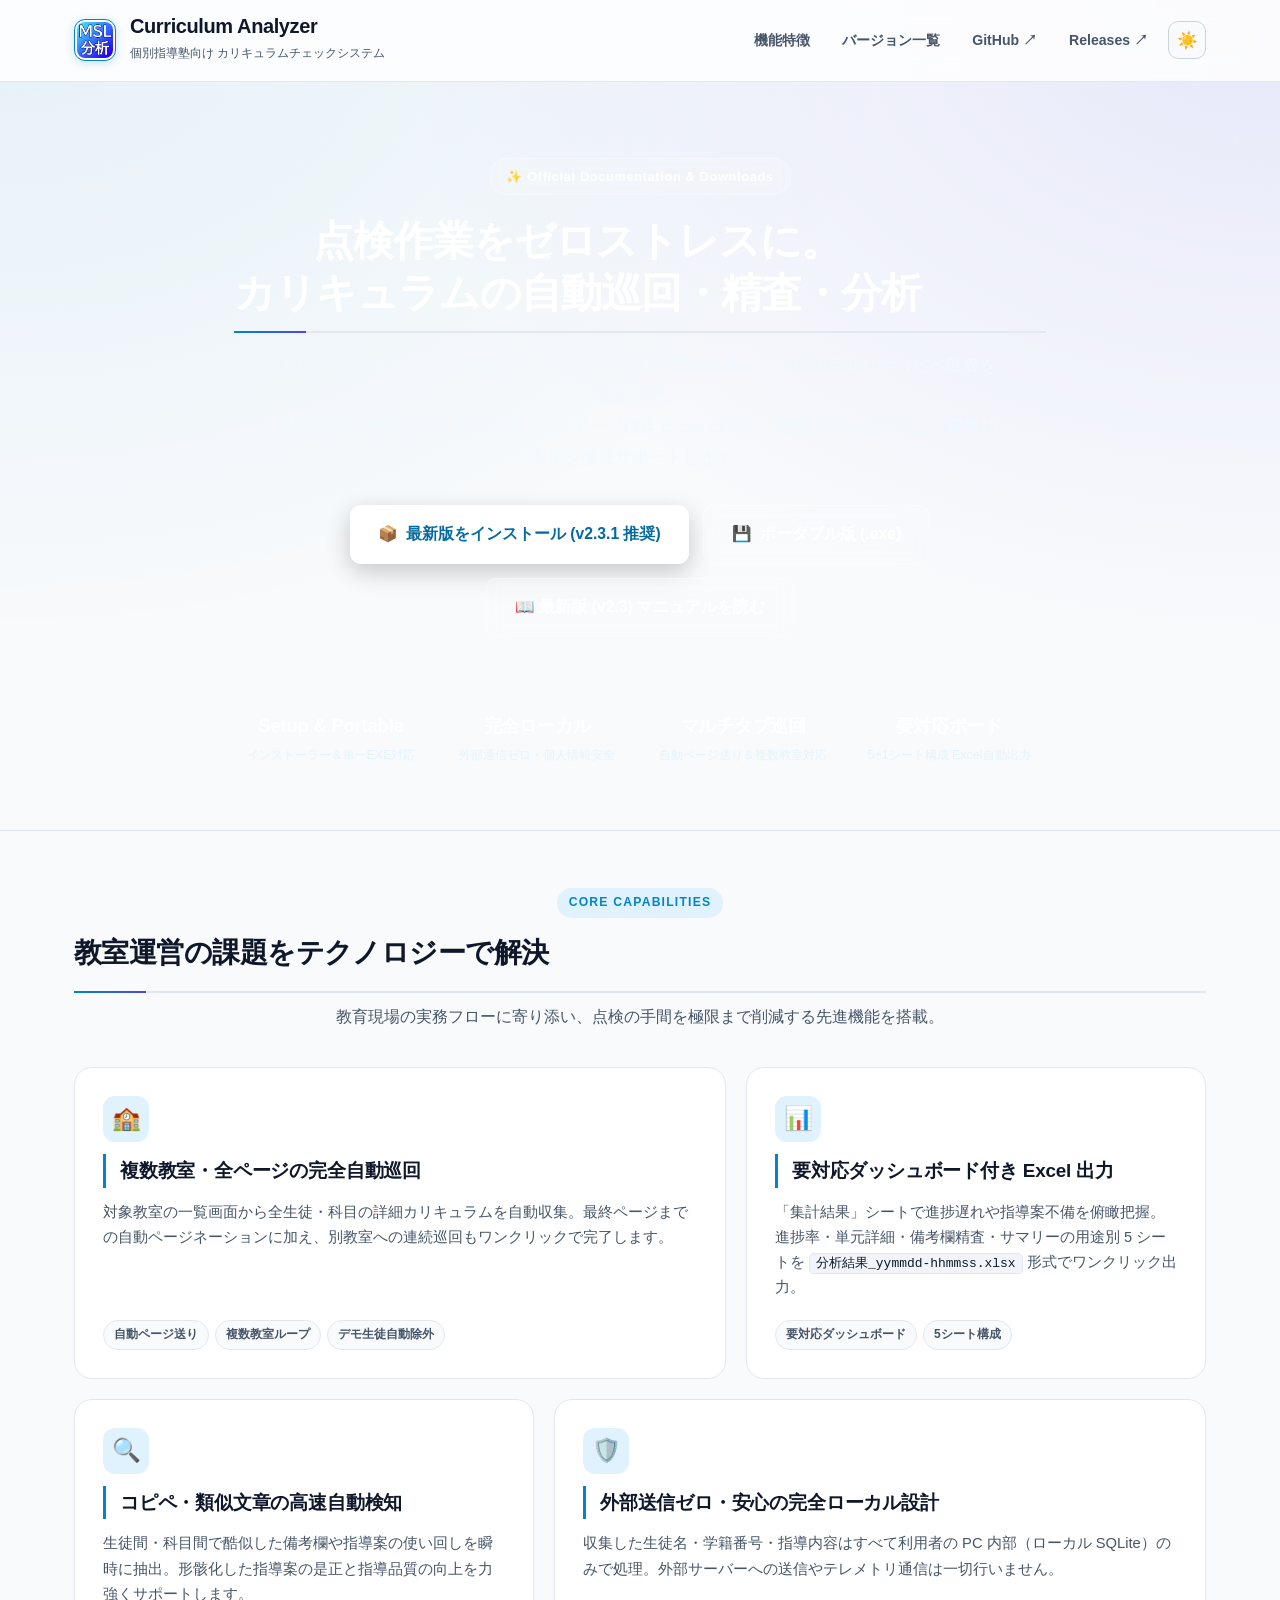
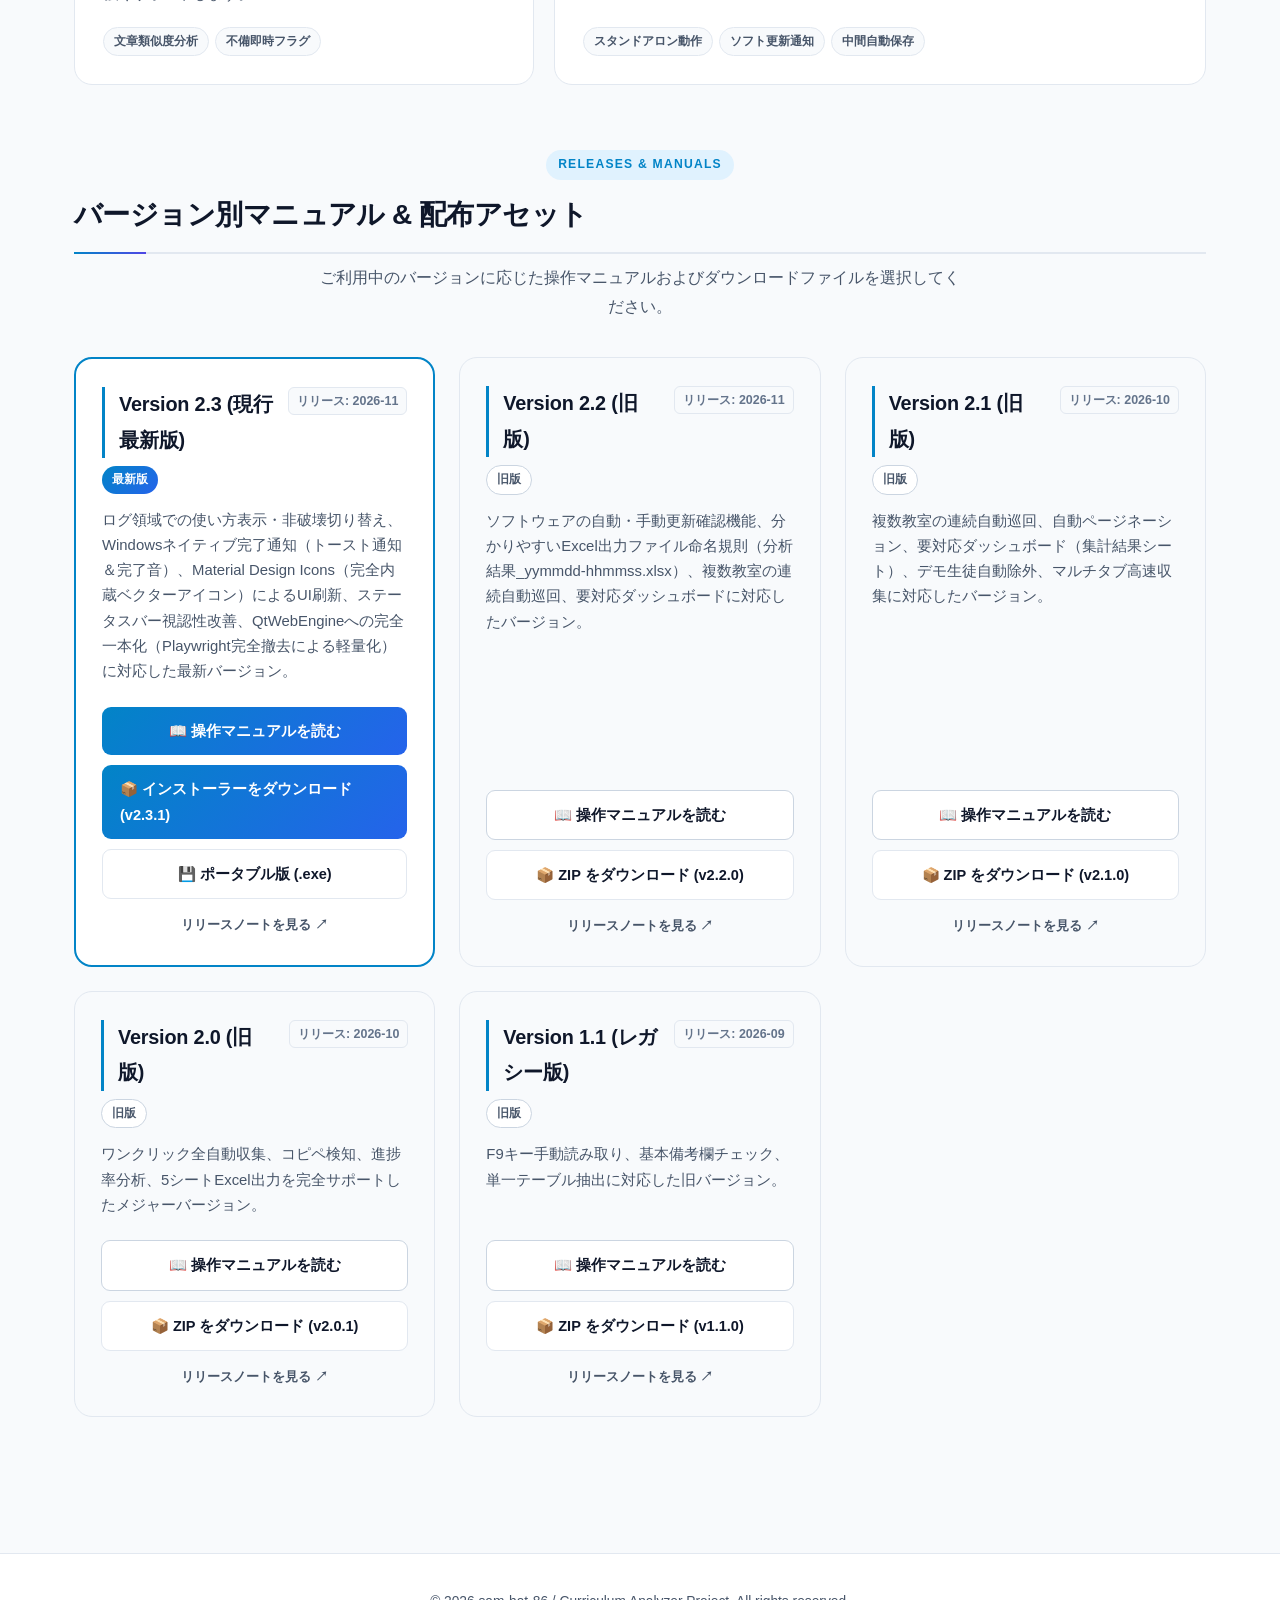
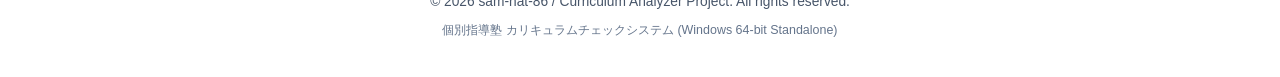
<file: docs/index.html>
<!doctype html>
<html lang="ja">

<head>
    <meta charset="UTF-8" />
    <meta name="viewport" content="width=device-width, initial-scale=1.0" />
    <link rel="icon" href="icon.png" type="image/png" />
    <link rel="stylesheet" href="style.css" />
    <title>Curriculum Analyzer - 公式ドキュメントポータル</title>
    <meta name="description" content="個別指導塾向け カリキュラムチェックシステム (Curriculum Analyzer) の公式ドキュメントポータル。全バージョンの操作マニュアルおよび最新版 ZIP ダウンロードを提供します。">
    <!-- FOUC (白フラッシュ) 防止テーマ初期適用スクリプト -->
    <script>
        (function () {
            try {
                var saved = localStorage.getItem('ca-docs-theme');
                var isDark = saved === 'dark' || (!saved && window.matchMedia('(prefers-color-scheme: dark)').matches);
                if (isDark) {
                    document.documentElement.setAttribute('data-theme', 'dark');
                } else if (saved === 'light') {
                    document.documentElement.setAttribute('data-theme', 'light');
                }
            } catch (e) {}
        })();
    </script>
</head>

<body class="portal-body">
    <!-- スティッキー・グラスモーフィズムヘッダー -->
    <header class="portal-header">
        <div class="portal-container header-inner">
            <div class="portal-brand">
                <img src="icon.png" alt="Curriculum Analyzer ロゴ" class="portal-logo" />
                <div class="portal-brand-text">
                    <h1>Curriculum Analyzer</h1>
                    <span class="portal-sub">個別指導塾向け カリキュラムチェックシステム</span>
                </div>
            </div>
            <nav class="portal-nav" aria-label="ポータルナビゲーション">
                <a href="#features" class="nav-link">機能特徴</a>
                <a href="#versions" class="nav-link">バージョン一覧</a>
                <a href="https://github.com/sam-hat-86/Curriculum_Analyzer" target="_blank" rel="noopener noreferrer" class="nav-link">
                    GitHub ↗
                </a>
                <a href="#" data-release-path="" target="_blank" rel="noopener noreferrer" class="nav-link">
                    Releases ↗
                </a>
                <button type="button" class="theme-toggle-btn" id="theme-toggle" aria-label="テーマ切り替え" title="テーマ切り替え">
                    ☀️
                </button>
            </nav>
        </div>
    </header>

    <!-- ヒーローセクション（オーロラグロウ & クイックスタッツ） -->
    <section class="portal-hero">
        <div class="portal-container hero-inner">
            <div class="hero-badge">✨ Official Documentation &amp; Downloads</div>
            <h2 class="hero-title">点検作業をゼロストレスに。<br>カリキュラムの自動巡回・精査・分析</h2>
            <p class="hero-desc">
                MSLのカリキュラム・指導案をバックグラウンドで高速収集し、必須項目漏れやコピペ疑義を自動判定。<br>
                複数教室の連続巡回と要対応ダッシュボード付き Excel 出力で、教室の指導品質向上と業務効率化を徹底サポートします。
            </p>

            <div class="hero-cta-group">
                <a href="#" 
                   class="cta-btn cta-primary" 
                   data-bind="latest-download-btn"
                   data-release-path="download/v2.3.1/Curriculum_Analyzer_v2.3.1_setup.exe"
                   download="Curriculum_Analyzer_v2.3.1_setup.exe">
                    📦 <span data-bind="latest-download-text">最新版をインストール (v2.3 推奨)</span>
                </a>
                <a href="#" 
                   class="cta-btn cta-secondary" 
                   data-bind="latest-portable-btn"
                   data-release-path="download/v2.3.1/Curriculum_Analyzer_v2.3.1_portable.exe"
                   download="Curriculum_Analyzer_v2.3.1_portable.exe">
                    💾 <span data-bind="latest-portable-text">ポータブル版 (.exe)</span>
                </a>
                <a href="./ver/2.3.html" class="cta-btn cta-secondary" data-bind="latest-manual-btn">
                    📖 操作マニュアル
                </a>
            </div>

            <!-- クイックスタッツ -->
            <div class="hero-stats">
                <div class="hero-stat-item">
                    <span class="hero-stat-value">Setup &amp; Portable</span>
                    <span class="hero-stat-label">インストーラー＆単一EXE対応</span>
                </div>
                <div class="hero-stat-item">
                    <span class="hero-stat-value">完全ローカル</span>
                    <span class="hero-stat-label">外部通信ゼロ・個人情報安全</span>
                </div>
                <div class="hero-stat-item">
                    <span class="hero-stat-value">マルチタブ巡回</span>
                    <span class="hero-stat-label">自動ページ送り＆複数教室対応</span>
                </div>
                <div class="hero-stat-item">
                    <span class="hero-stat-value">要対応ボード</span>
                    <span class="hero-stat-label">5+1シート構成 Excel自動出力</span>
                </div>
            </div>
        </div>
    </section>

    <!-- メインコンテンツ -->
    <main class="portal-container portal-main">
        <!-- Bento Grid: 主要機能ハイライト -->
        <section class="bento-section" id="features" aria-labelledby="features-heading">
            <div class="section-header">
                <span class="section-eyebrow">Core Capabilities</span>
                <h2 id="features-heading" class="section-title">教室運営の課題をテクノロジーで解決</h2>
                <p class="section-subtitle">
                    教育現場の実務フローに寄り添い、点検の手間を極限まで削減する先進機能を搭載。
                </p>
            </div>

            <div class="bento-grid">
                <!-- Card 1: 複数教室・全ページ自動巡回 (Wide) -->
                <div class="bento-card bento-wide">
                    <div class="bento-icon-wrap">🏫</div>
                    <h3 class="bento-title">複数教室・全ページの完全自動巡回</h3>
                    <p class="bento-desc">
                        対象教室の一覧画面から全生徒・科目の詳細カリキュラムを自動収集。最終ページまでの自動ページネーションに加え、別教室への連続巡回もワンクリックで完了します。
                    </p>
                    <div class="bento-pills">
                        <span class="bento-pill">自動ページ送り</span>
                        <span class="bento-pill">複数教室ループ</span>
                        <span class="bento-pill">デモ生徒自動除外</span>
                    </div>
                </div>

                <!-- Card 2: 要対応ダッシュボード (Narrow) -->
                <div class="bento-card bento-narrow">
                    <div class="bento-icon-wrap">📊</div>
                    <h3 class="bento-title">要対応ダッシュボード付き Excel 出力</h3>
                    <p class="bento-desc">
                        「集計結果」シートで進捗遅れや指導案不備を俯瞰把握。進捗率・単元詳細・備考欄精査・サマリーの用途別 5 シートを <code>分析結果_yymmdd-hhmmss.xlsx</code> 形式でワンクリック出力。
                    </p>
                    <div class="bento-pills">
                        <span class="bento-pill">要対応ダッシュボード</span>
                        <span class="bento-pill">5シート構成</span>
                    </div>
                </div>

                <!-- Card 3: コピペ・類似文章検知 (Narrow) -->
                <div class="bento-card bento-narrow">
                    <div class="bento-icon-wrap">🔍</div>
                    <h3 class="bento-title">コピペ・類似文章の高速自動検知</h3>
                    <p class="bento-desc">
                        生徒間・科目間で酷似した備考欄や指導案の使い回しを瞬時に抽出。形骸化した指導案の是正と指導品質の向上を力強くサポートします。
                    </p>
                    <div class="bento-pills">
                        <span class="bento-pill">文章類似度分析</span>
                        <span class="bento-pill">不備即時フラグ</span>
                    </div>
                </div>

                <!-- Card 4: 完全ローカル処理＆高セキュリティ (Wide) -->
                <div class="bento-card bento-wide">
                    <div class="bento-icon-wrap">🛡️</div>
                    <h3 class="bento-title">外部送信ゼロ・安心の完全ローカル設計</h3>
                    <p class="bento-desc">
                        収集した生徒名・学籍番号・指導内容はすべて利用者の PC 内部（ローカル SQLite）のみで処理。外部サーバーへの送信やテレメトリ通信は一切行いません。
                    </p>
                    <div class="bento-pills">
                        <span class="bento-pill">スタンドアロン動作</span>
                        <span class="bento-pill">ソフト更新通知</span>
                        <span class="bento-pill">中間自動保存</span>
                    </div>
                </div>
            </div>
        </section>

        <!-- バージョン一覧セクション -->
        <section class="version-section" id="versions" aria-labelledby="version-heading">
            <div class="section-header">
                <span class="section-eyebrow">Releases &amp; Manuals</span>
                <h2 id="version-heading" class="section-title">バージョン別マニュアル &amp; 配布アセット</h2>
                <p class="section-subtitle">
                    ご利用中のバージョンに応じた操作マニュアルおよびダウンロードファイルを選択してください。
                </p>
            </div>

            <!-- バージョンカード一覧（静的フォールバック兼JSバインド対象） -->
            <div id="version-card-grid" class="version-grid">
                <!-- v2.3 カード -->
                <div class="version-card card-latest" data-version="2.3">
                    <div class="card-header">
                        <div class="card-title-wrap">
                            <h3 class="card-title" data-field="title">Version 2.3 (現行最新版)</h3>
                            <span class="card-badge badge-latest" data-field="badge">最新版</span>
                        </div>
                        <span class="card-release-date" data-field="release">リリース: 2026-11</span>
                    </div>
                    <p class="card-desc" data-field="desc">
                        ログ領域での使い方表示・非破壊切り替え、Windowsネイティブ完了通知（トースト通知＆完了音）、Material Design IconsによるUI刷新、QtWebEngine一本化、Windowsインストーラー（MSL分析ソフト）＆ポータブル単一EXEに対応した最新バージョン。
                    </p>
                    <div class="card-actions">
                        <a href="./ver/2.3.html" class="btn-card btn-manual btn-secondary" data-field="manual">
                            📖 操作マニュアルを読む
                        </a>
                        <a href="#" 
                           class="btn-card btn-primary" 
                           data-field="download"
                           data-release-path="download/v2.3.1/Curriculum_Analyzer_v2.3.1_setup.exe"
                           download="Curriculum_Analyzer_v2.3.1_setup.exe">
                            📦 インストーラーをダウンロード (v2.3.1)
                        </a>
                        <a href="#" 
                           class="btn-card btn-download" 
                           data-field="downloadPortable"
                           data-release-path="download/v2.3.1/Curriculum_Analyzer_v2.3.1_portable.exe"
                           download="Curriculum_Analyzer_v2.3.1_portable.exe">
                            💾 ポータブル版 (.exe)
                        </a>
                        <a href="#" target="_blank" rel="noopener noreferrer" class="link-release-notes" data-field="releaseNotes" data-release-path="tag/v2.3.1">
                            リリースノートを見る ↗
                        </a>
                    </div>
                </div>

                <!-- v2.2 カード -->
                <div class="version-card card-legacy" data-version="2.2">
                    <div class="card-header">
                        <div class="card-title-wrap">
                            <h3 class="card-title" data-field="title">Version 2.2 (旧版)</h3>
                            <span class="card-badge badge-legacy" data-field="badge">旧版</span>
                        </div>
                        <span class="card-release-date" data-field="release">リリース: 2026-11</span>
                    </div>
                    <p class="card-desc" data-field="desc">
                        ソフトウェアの自動・手動更新確認機能、分かりやすいExcel出力ファイル命名規則（分析結果_yymmdd-hhmmss.xlsx）、複数教室の連続自動巡回、要対応ダッシュボードに対応したバージョン。
                    </p>
                    <div class="card-actions">
                        <a href="./ver/2.2.html" class="btn-card btn-manual btn-secondary" data-field="manual">
                            📖 操作マニュアルを読む
                        </a>
                        <a href="#" 
                           class="btn-card btn-download" 
                           data-field="download"
                           data-release-path="download/v2.2.0/Curriculum_Analyzer_v2.2.0.zip"
                           download="Curriculum_Analyzer_v2.2.0.zip">
                            📦 ZIP をダウンロード (v2.2.0)
                        </a>
                        <a href="#" target="_blank" rel="noopener noreferrer" class="link-release-notes" data-field="releaseNotes" data-release-path="tag/v2.2.0">
                            リリースノートを見る ↗
                        </a>
                    </div>
                </div>

                <!-- v2.1 カード -->
                <div class="version-card card-legacy" data-version="2.1">
                    <div class="card-header">
                        <div class="card-title-wrap">
                            <h3 class="card-title" data-field="title">Version 2.1 (旧版)</h3>
                            <span class="card-badge badge-legacy" data-field="badge">旧版</span>
                        </div>
                        <span class="card-release-date" data-field="release">リリース: 2026-10</span>
                    </div>
                    <p class="card-desc" data-field="desc">
                        複数教室の連続自動巡回、自動ページネーション、要対応ダッシュボード（集計結果シート）、デモ生徒自動除外、マルチタブ高速収集に対応したバージョン。
                    </p>
                    <div class="card-actions">
                        <a href="./ver/2.1.html" class="btn-card btn-manual btn-secondary" data-field="manual">
                            📖 操作マニュアルを読む
                        </a>
                        <a href="#" 
                           class="btn-card btn-download" 
                           data-field="download"
                           data-release-path="download/v2.1.0/Curriculum_Analyzer_v2.1.0.zip"
                           download="Curriculum_Analyzer_v2.1.0.zip">
                            📦 ZIP をダウンロード (v2.1.0)
                        </a>
                        <a href="#" target="_blank" rel="noopener noreferrer" class="link-release-notes" data-field="releaseNotes" data-release-path="tag/v2.1.0">
                            リリースノートを見る ↗
                        </a>
                    </div>
                </div>

                <!-- v2.0 カード -->
                <div class="version-card card-legacy" data-version="2.0">
                    <div class="card-header">
                        <div class="card-title-wrap">
                            <h3 class="card-title" data-field="title">Version 2.0 (旧版)</h3>
                            <span class="card-badge badge-legacy" data-field="badge">旧版</span>
                        </div>
                        <span class="card-release-date" data-field="release">リリース: 2026-10</span>
                    </div>
                    <p class="card-desc" data-field="desc">
                        ワンクリック全自動収集、コピペ検知、進捗率分析、5シートExcel出力を完全サポートしたメジャーバージョン。
                    </p>
                    <div class="card-actions">
                        <a href="./ver/2.0.html" class="btn-card btn-manual btn-secondary" data-field="manual">
                            📖 操作マニュアルを読む
                        </a>
                        <a href="#" 
                           class="btn-card btn-download" 
                           data-field="download"
                           data-release-path="download/v2.0.1/Curriculum_Analyzer_v2.0.1_standalone.zip"
                           download="Curriculum_Analyzer_v2.0.1_standalone.zip">
                            📦 ZIP をダウンロード (v2.0.1)
                        </a>
                        <a href="#" target="_blank" rel="noopener noreferrer" class="link-release-notes" data-field="releaseNotes" data-release-path="tag/v2.0.1">
                            リリースノートを見る ↗
                        </a>
                    </div>
                </div>

                <!-- v1.1 カード -->
                <div class="version-card card-legacy" data-version="1.1">
                    <div class="card-header">
                        <div class="card-title-wrap">
                            <h3 class="card-title" data-field="title">Version 1.1 (レガシー版)</h3>
                            <span class="card-badge badge-legacy" data-field="badge">旧版</span>
                        </div>
                        <span class="card-release-date" data-field="release">リリース: 2026-09</span>
                    </div>
                    <p class="card-desc" data-field="desc">
                        F9キー手動読み取り、基本備考欄チェック、単一テーブル抽出に対応した旧バージョン。
                    </p>
                    <div class="card-actions">
                        <a href="./ver/1.1.html" class="btn-card btn-manual btn-secondary" data-field="manual">
                            📖 操作マニュアルを読む
                        </a>
                        <a href="#" 
                           class="btn-card btn-download" 
                           data-field="download"
                           data-release-path="download/v1.1.0/Curriculum_Analyzer_v1.1.0.zip"
                           download="Curriculum_Analyzer_v1.1.0.zip">
                            📦 ZIP をダウンロード (v1.1.0)
                        </a>
                        <a href="#" target="_blank" rel="noopener noreferrer" class="link-release-notes" data-field="releaseNotes" data-release-path="tag/v1.1.0">
                            リリースノートを見る ↗
                        </a>
                    </div>
                </div>
            </div>
        </section>
    </main>

    <!-- フッター -->
    <footer class="portal-footer">
        <div class="portal-container footer-inner">
            <p>&copy; 2026 sam-hat-86 / Curriculum Analyzer Project. All rights reserved.</p>
            <p class="footer-note">
                個別指導塾 カリキュラムチェックシステム (Windows 64-bit Standalone)
            </p>
        </div>
    </footer>

    <script src="script.js"></script>
</body>

</html>
</file>
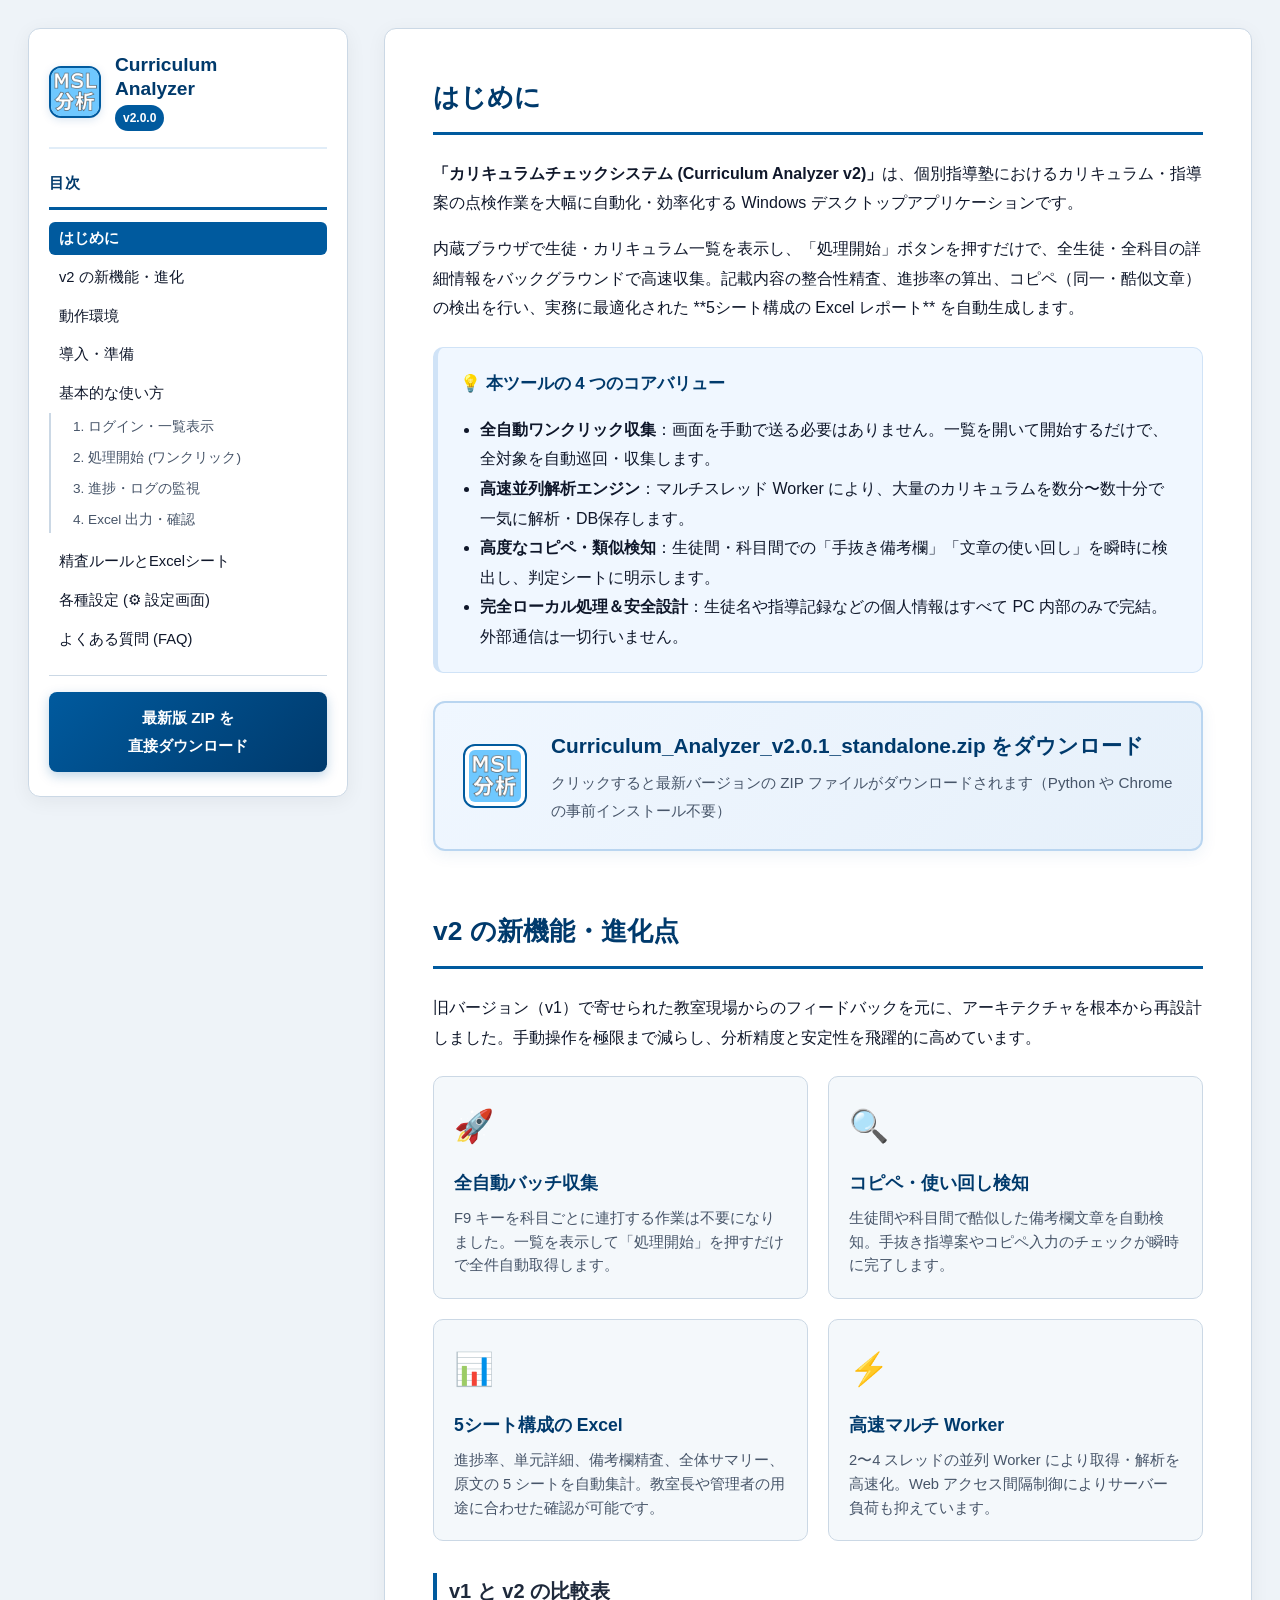
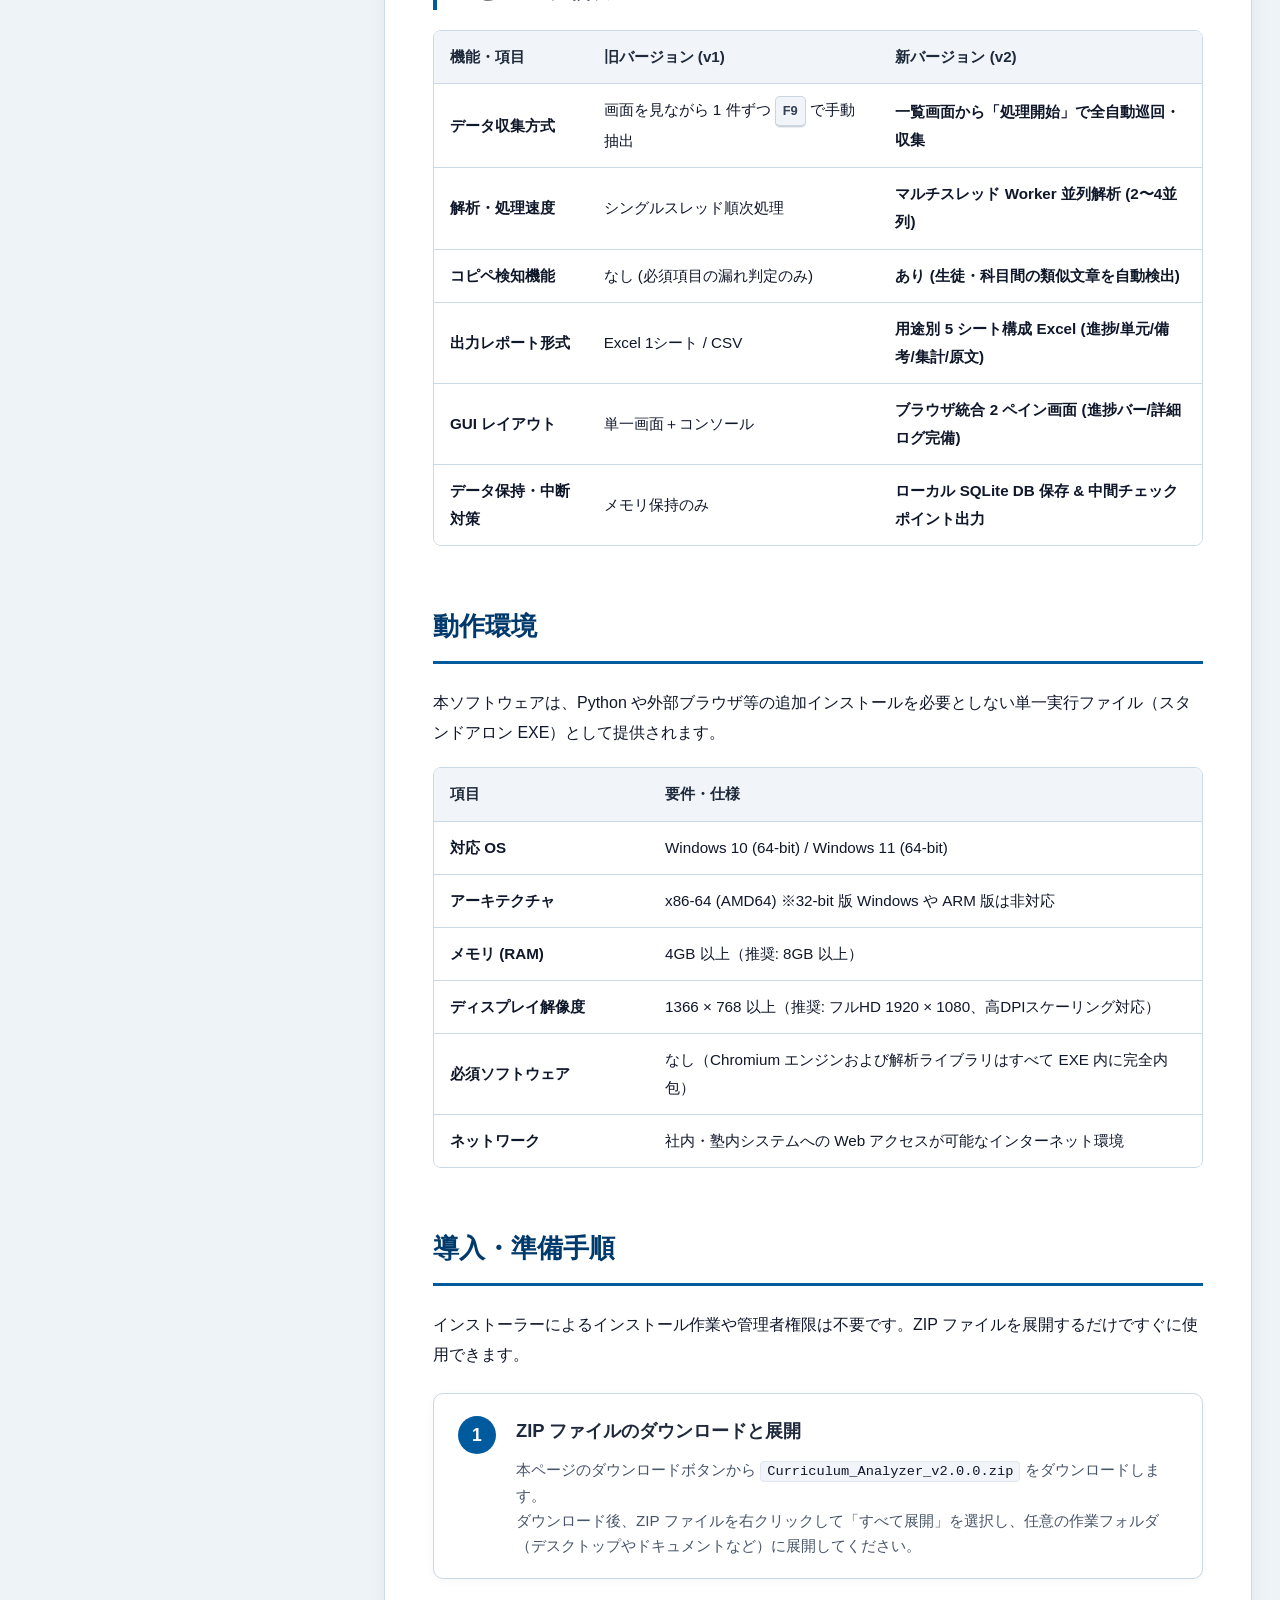
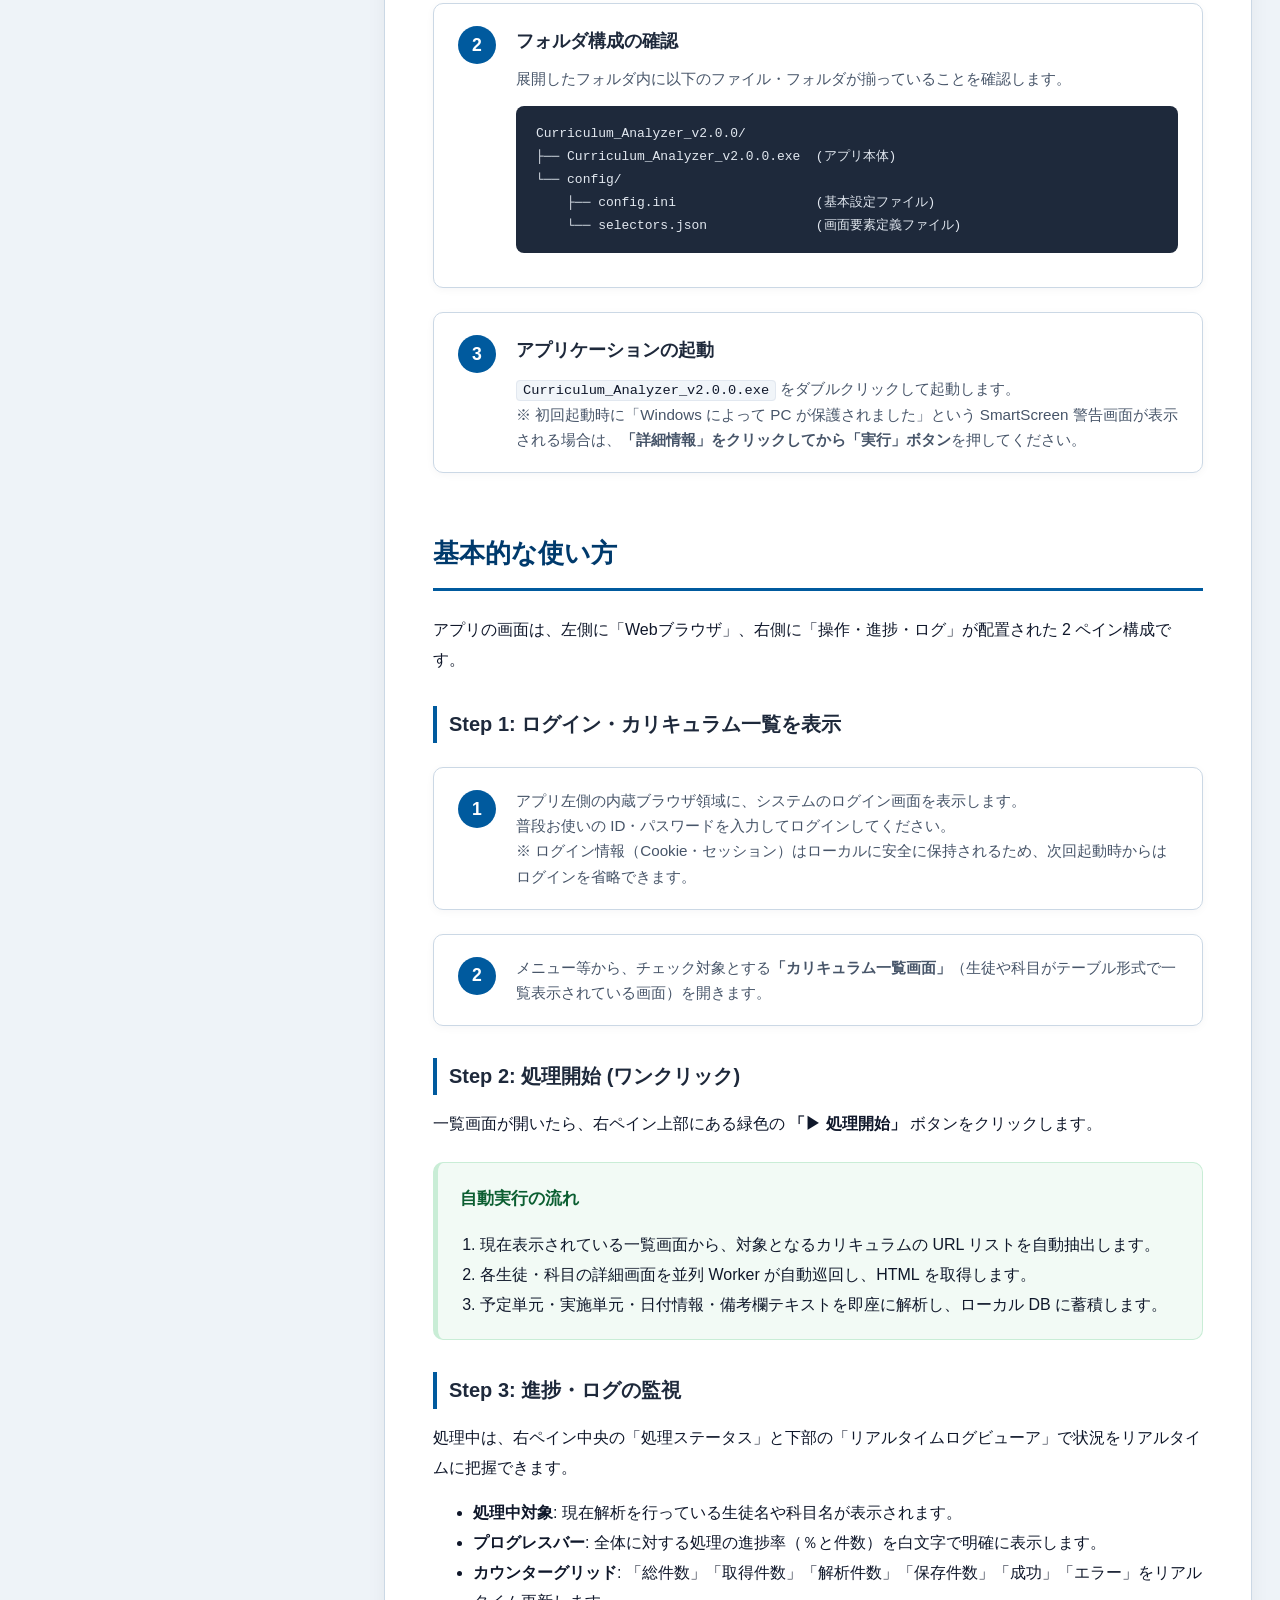
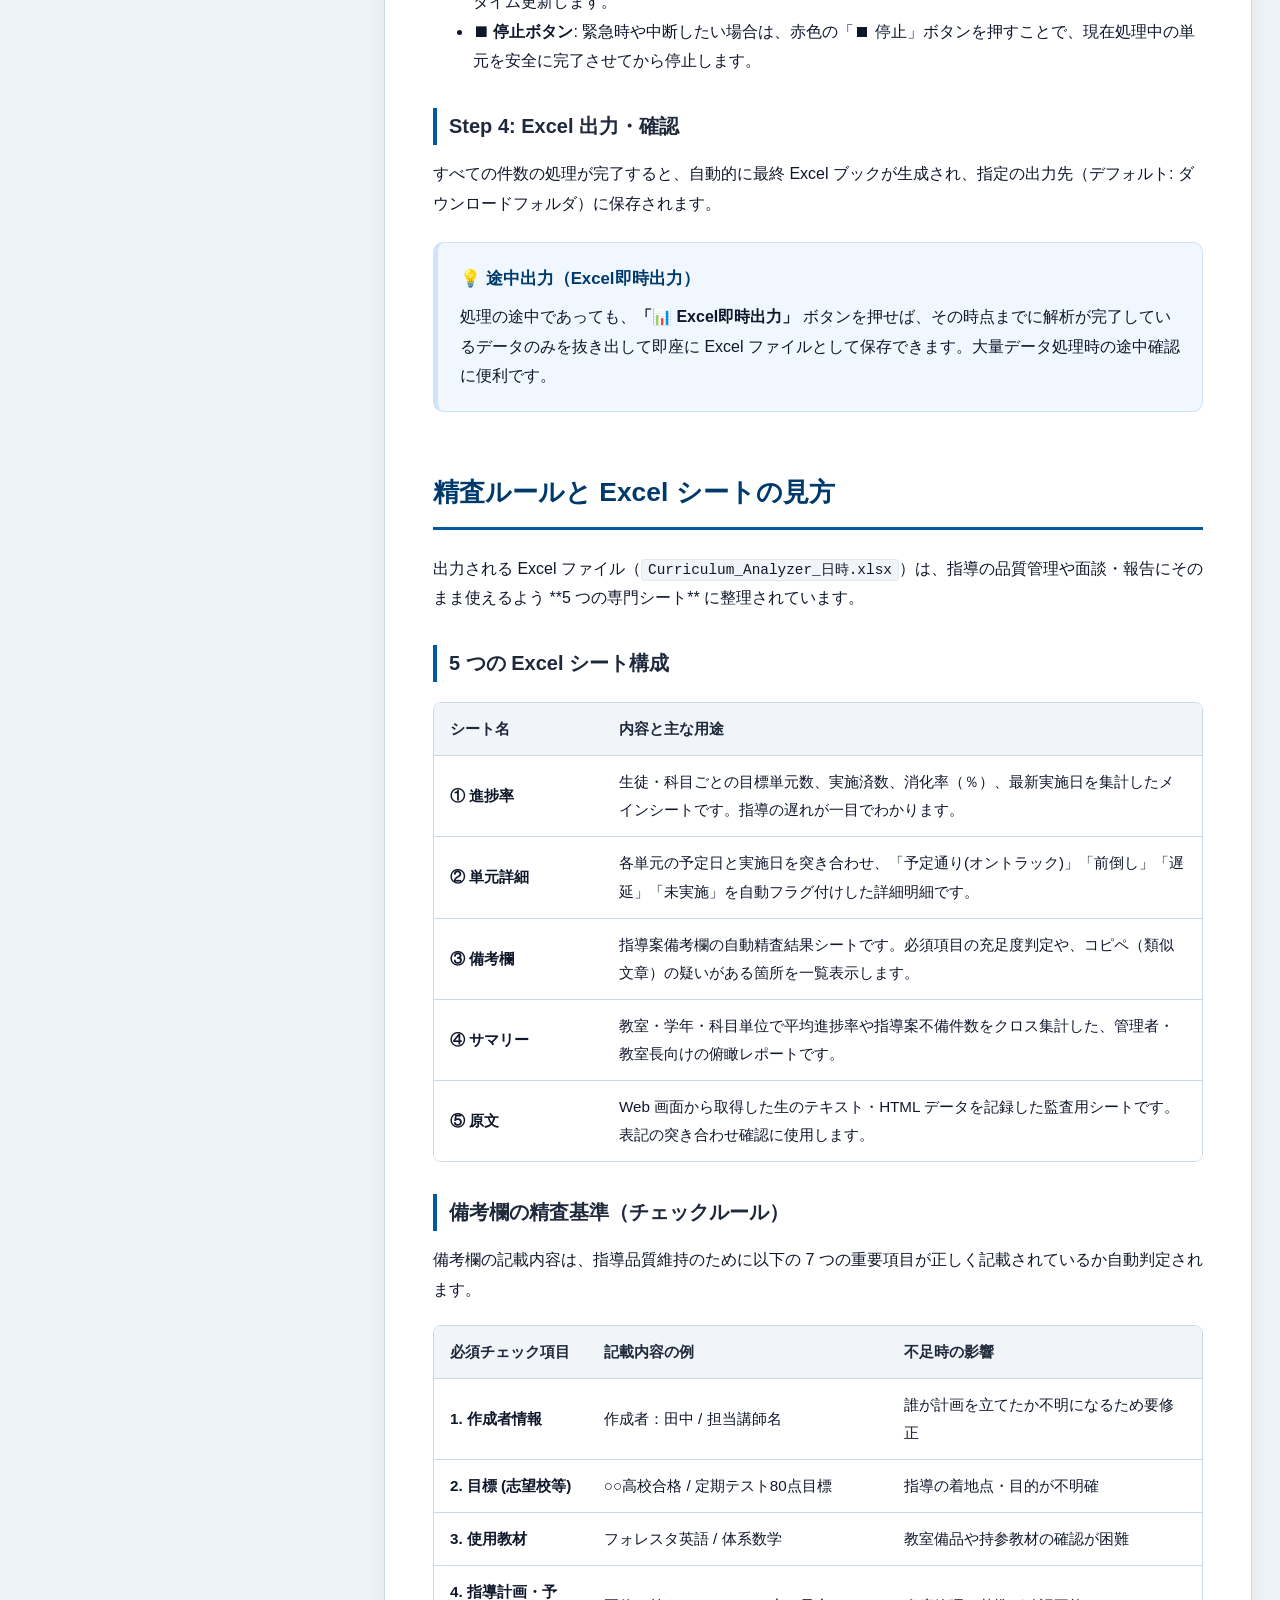
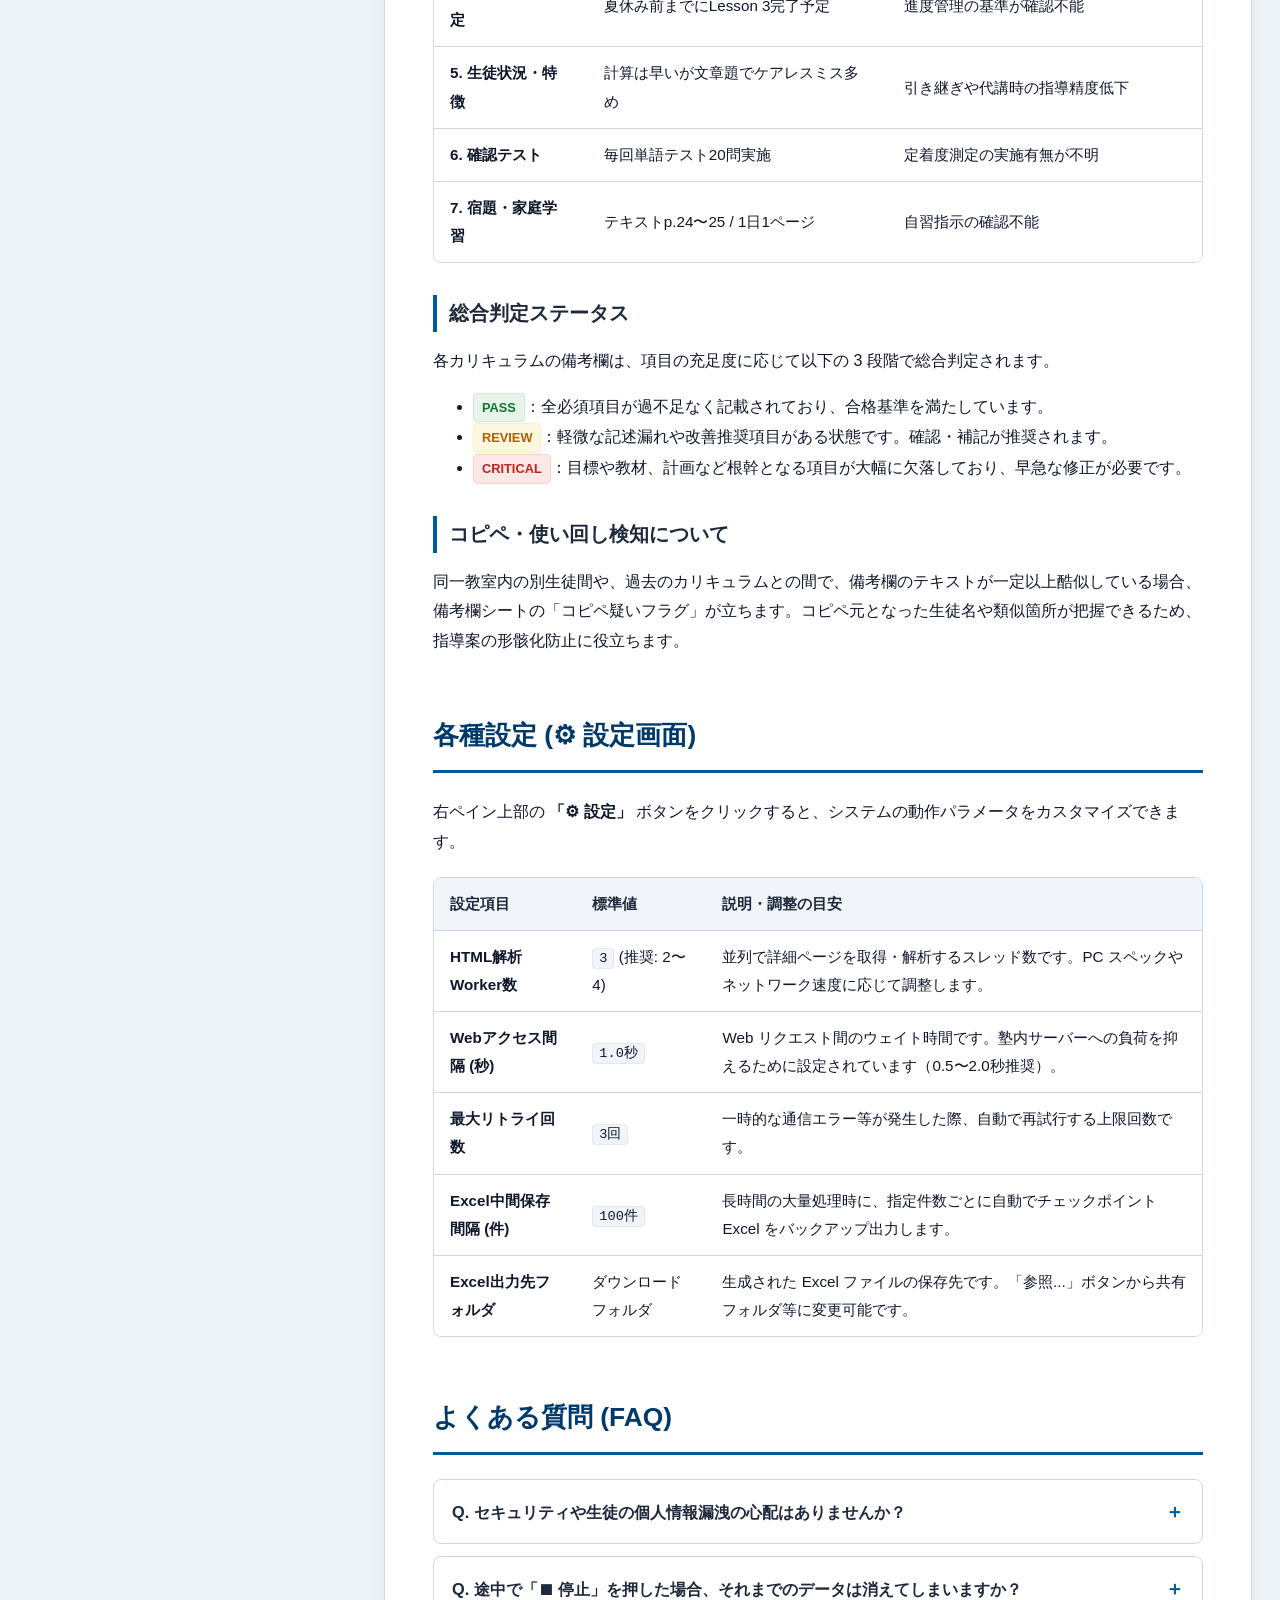
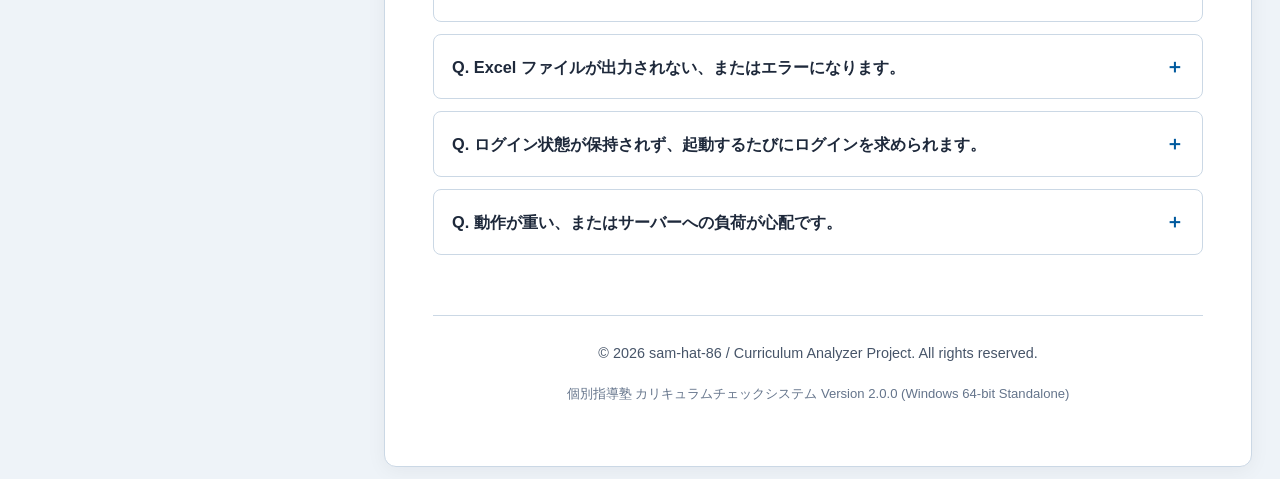
<file: v2/docs/index.html>
<!doctype html>
<html lang="ja">

<head>
    <meta charset="UTF-8" />
    <meta name="viewport" content="width=device-width, initial-scale=1.0" />
    <link rel="icon" href="icon.png" type="image/png" />
    <link rel="stylesheet" href="style.css" />
    <title>カリキュラムチェックシステム v2 (Curriculum Analyzer) - 公式ドキュメント・操作マニュアル</title>
    <meta name="description" content="個別指導塾向け カリキュラムチェックシステム (Curriculum Analyzer v2) のダウンロード・導入・使い方ガイド。ワンクリック全自動収集、コピペ検知、進捗率分析、5シートExcel出力を完全サポート。">
</head>

<body>
    <main id="main" role="main" tabindex="-1">

        <!-- サイドバー（目次・ダウンロード） -->
        <aside class="note note-toc" aria-labelledby="toc-label">
            <div class="brand-header">
                <img src="icon.png" alt="Curriculum Analyzer アイコン" />
                <div class="brand-title-wrap">
                    <h1>Curriculum<br>Analyzer</h1>
                    <span class="brand-badge">v2.0.0</span>
                </div>
            </div>
            <h2 id="toc-label" class="note-title">目次</h2>
            <ul class="toc">
                <li><a href="#introduction">はじめに</a></li>
                <li><a href="#whats-new">v2 の新機能・進化</a></li>
                <li><a href="#environment">動作環境</a></li>
                <li><a href="#installation">導入・準備</a></li>
                <li>
                    <a href="#usage">基本的な使い方</a>
                    <ul class="toc-sub">
                        <li><a href="#usage-step1">1. ログイン・一覧表示</a></li>
                        <li><a href="#usage-step2">2. 処理開始 (ワンクリック)</a></li>
                        <li><a href="#usage-step3">3. 進捗・ログの監視</a></li>
                        <li><a href="#usage-step4">4. Excel 出力・確認</a></li>
                    </ul>
                </li>
                <li><a href="#rules-and-sheets">精査ルールとExcelシート</a></li>
                <li><a href="#settings">各種設定 (⚙ 設定画面)</a></li>
                <li><a href="#faq">よくある質問 (FAQ)</a></li>
            </ul>

            <div class="toc-download">
                <a class="toc-download-button download-link" href="#" rel="noopener" data-link-key="appDownload" aria-label="Curriculum Analyzer をダウンロード">
                    最新版 ZIP を<br>直接ダウンロード
                </a>
            </div>
        </aside>

        <!-- メインコンテンツ -->
        <article>
            <!-- 1. はじめに -->
            <section id="introduction" aria-labelledby="h-intro">
                <h2 id="h-intro">はじめに</h2>
                <p><strong>「カリキュラムチェックシステム (Curriculum Analyzer v2)」</strong>は、個別指導塾におけるカリキュラム・指導案の点検作業を大幅に自動化・効率化する Windows デスクトップアプリケーションです。</p>
                <p>内蔵ブラウザで生徒・カリキュラム一覧を表示し、「処理開始」ボタンを押すだけで、全生徒・全科目の詳細情報をバックグラウンドで高速収集。記載内容の整合性精査、進捗率の算出、コピペ（同一・酷似文章）の検出を行い、実務に最適化された **5シート構成の Excel レポート** を自動生成します。</p>

                <div class="callout callout-info">
                    <div class="callout-title">💡 本ツールの 4 つのコアバリュー</div>
                    <ul style="margin-bottom: 0; padding-left: 20px;">
                        <li><strong>全自動ワンクリック収集</strong>：画面を手動で送る必要はありません。一覧を開いて開始するだけで、全対象を自動巡回・収集します。</li>
                        <li><strong>高速並列解析エンジン</strong>：マルチスレッド Worker により、大量のカリキュラムを数分〜数十分で一気に解析・DB保存します。</li>
                        <li><strong>高度なコピペ・類似検知</strong>：生徒間・科目間での「手抜き備考欄」「文章の使い回し」を瞬時に検出し、判定シートに明示します。</li>
                        <li><strong>完全ローカル処理＆安全設計</strong>：生徒名や指導記録などの個人情報はすべて PC 内部のみで完結。外部通信は一切行いません。</li>
                    </ul>
                </div>

                <a class="download-hero download-link" href="#" rel="noopener" data-link-key="appDownload" aria-label="Curriculum Analyzer をダウンロード">
                    <img src="icon.png" alt="Curriculum Analyzer アイコン" />
                    <div>
                        <div class="hero-title" data-link-text>Curriculum_Analyzer_v2.0.0.zip をダウンロード</div>
                        <div class="hero-desc">クリックすると最新バージョンの ZIP ファイルがダウンロードされます（Python や Chrome の事前インストール不要）</div>
                    </div>
                </a>
            </section>

            <!-- 2. v2の新機能と進化 -->
            <section id="whats-new" aria-labelledby="h-whats-new">
                <h2 id="h-whats-new">v2 の新機能・進化点</h2>
                <p>旧バージョン（v1）で寄せられた教室現場からのフィードバックを元に、アーキテクチャを根本から再設計しました。手動操作を極限まで減らし、分析精度と安定性を飛躍的に高めています。</p>

                <div class="feature-grid">
                    <div class="feature-card">
                        <div class="feature-icon">🚀</div>
                        <div class="feature-title">全自動バッチ収集</div>
                        <p class="feature-desc">F9 キーを科目ごとに連打する作業は不要になりました。一覧を表示して「処理開始」を押すだけで全件自動取得します。</p>
                    </div>
                    <div class="feature-card">
                        <div class="feature-icon">🔍</div>
                        <div class="feature-title">コピペ・使い回し検知</div>
                        <p class="feature-desc">生徒間や科目間で酷似した備考欄文章を自動検知。手抜き指導案やコピペ入力のチェックが瞬時に完了します。</p>
                    </div>
                    <div class="feature-card">
                        <div class="feature-icon">📊</div>
                        <div class="feature-title">5シート構成の Excel</div>
                        <p class="feature-desc">進捗率、単元詳細、備考欄精査、全体サマリー、原文の 5 シートを自動集計。教室長や管理者の用途に合わせた確認が可能です。</p>
                    </div>
                    <div class="feature-card">
                        <div class="feature-icon">⚡</div>
                        <div class="feature-title">高速マルチ Worker</div>
                        <p class="feature-desc">2〜4 スレッドの並列 Worker により取得・解析を高速化。Web アクセス間隔制御によりサーバー負荷も抑えています。</p>
                    </div>
                </div>

                <h3>v1 と v2 の比較表</h3>
                <div class="table-wrapper">
                    <table>
                        <thead>
                            <tr>
                                <th>機能・項目</th>
                                <th style="width: 38%;">旧バージョン (v1)</th>
                                <th style="width: 42%;">新バージョン (v2)</th>
                            </tr>
                        </thead>
                        <tbody>
                            <tr>
                                <td><strong>データ収集方式</strong></td>
                                <td>画面を見ながら 1 件ずつ <kbd>F9</kbd> で手動抽出</td>
                                <td><strong>一覧画面から「処理開始」で全自動巡回・収集</strong></td>
                            </tr>
                            <tr>
                                <td><strong>解析・処理速度</strong></td>
                                <td>シングルスレッド順次処理</td>
                                <td><strong>マルチスレッド Worker 並列解析 (2〜4並列)</strong></td>
                            </tr>
                            <tr>
                                <td><strong>コピペ検知機能</strong></td>
                                <td>なし (必須項目の漏れ判定のみ)</td>
                                <td><strong>あり (生徒・科目間の類似文章を自動検出)</strong></td>
                            </tr>
                            <tr>
                                <td><strong>出力レポート形式</strong></td>
                                <td>Excel 1シート / CSV</td>
                                <td><strong>用途別 5 シート構成 Excel (進捗/単元/備考/集計/原文)</strong></td>
                            </tr>
                            <tr>
                                <td><strong>GUI レイアウト</strong></td>
                                <td>単一画面＋コンソール</td>
                                <td><strong>ブラウザ統合 2 ペイン画面 (進捗バー/詳細ログ完備)</strong></td>
                            </tr>
                            <tr>
                                <td><strong>データ保持・中断対策</strong></td>
                                <td>メモリ保持のみ</td>
                                <td><strong>ローカル SQLite DB 保存 & 中間チェックポイント出力</strong></td>
                            </tr>
                        </tbody>
                    </table>
                </div>
            </section>

            <!-- 3. 動作環境 -->
            <section id="environment" aria-labelledby="h-env">
                <h2 id="h-env">動作環境</h2>
                <p>本ソフトウェアは、Python や外部ブラウザ等の追加インストールを必要としない単一実行ファイル（スタンドアロン EXE）として提供されます。</p>

                <div class="table-wrapper">
                    <table>
                        <thead>
                            <tr>
                                <th style="width: 28%;">項目</th>
                                <th>要件・仕様</th>
                            </tr>
                        </thead>
                        <tbody>
                            <tr>
                                <td><strong>対応 OS</strong></td>
                                <td>Windows 10 (64-bit) / Windows 11 (64-bit)</td>
                            </tr>
                            <tr>
                                <td><strong>アーキテクチャ</strong></td>
                                <td>x86-64 (AMD64) ※32-bit 版 Windows や ARM 版は非対応</td>
                            </tr>
                            <tr>
                                <td><strong>メモリ (RAM)</strong></td>
                                <td>4GB 以上（推奨: 8GB 以上）</td>
                            </tr>
                            <tr>
                                <td><strong>ディスプレイ解像度</strong></td>
                                <td>1366 × 768 以上（推奨: フルHD 1920 × 1080、高DPIスケーリング対応）</td>
                            </tr>
                            <tr>
                                <td><strong>必須ソフトウェア</strong></td>
                                <td>なし（Chromium エンジンおよび解析ライブラリはすべて EXE 内に完全内包）</td>
                            </tr>
                            <tr>
                                <td><strong>ネットワーク</strong></td>
                                <td>社内・塾内システムへの Web アクセスが可能なインターネット環境</td>
                            </tr>
                        </tbody>
                    </table>
                </div>
            </section>

            <!-- 4. 導入・準備 -->
            <section id="installation" aria-labelledby="h-install">
                <h2 id="h-install">導入・準備手順</h2>
                <p>インストーラーによるインストール作業や管理者権限は不要です。ZIP ファイルを展開するだけですぐに使用できます。</p>

                <div class="step-list">
                    <div class="step-item">
                        <div class="step-number">1</div>
                        <div class="step-content">
                            <div class="step-title">ZIP ファイルのダウンロードと展開</div>
                            <p class="step-text">
                                本ページのダウンロードボタンから <code>Curriculum_Analyzer_v2.0.0.zip</code> をダウンロードします。<br>
                                ダウンロード後、ZIP ファイルを右クリックして「すべて展開」を選択し、任意の作業フォルダ（デスクトップやドキュメントなど）に展開してください。
                            </p>
                        </div>
                    </div>
                    <div class="step-item">
                        <div class="step-number">2</div>
                        <div class="step-content">
                            <div class="step-title">フォルダ構成の確認</div>
                            <p class="step-text">
                                展開したフォルダ内に以下のファイル・フォルダが揃っていることを確認します。
                            </p>
                            <pre><code>Curriculum_Analyzer_v2.0.0/
├── Curriculum_Analyzer_v2.0.0.exe  (アプリ本体)
└── config/
    ├── config.ini                  (基本設定ファイル)
    └── selectors.json              (画面要素定義ファイル)</code></pre>
                        </div>
                    </div>
                    <div class="step-item">
                        <div class="step-number">3</div>
                        <div class="step-content">
                            <div class="step-title">アプリケーションの起動</div>
                            <p class="step-text">
                                <code>Curriculum_Analyzer_v2.0.0.exe</code> をダブルクリックして起動します。<br>
                                ※ 初回起動時に「Windows によって PC が保護されました」という SmartScreen 警告画面が表示される場合は、<strong>「詳細情報」をクリックしてから「実行」ボタン</strong>を押してください。
                            </p>
                        </div>
                    </div>
                </div>
            </section>

            <!-- 5. 基本的な使い方 -->
            <section id="usage" aria-labelledby="h-usage">
                <h2 id="h-usage">基本的な使い方</h2>
                <p>アプリの画面は、左側に「Webブラウザ」、右側に「操作・進捗・ログ」が配置された 2 ペイン構成です。</p>

                <h3 id="usage-step1">Step 1: ログイン・カリキュラム一覧を表示</h3>
                <div class="step-list">
                    <div class="step-item">
                        <div class="step-number">1</div>
                        <div class="step-content">
                            <p class="step-text">
                                アプリ左側の内蔵ブラウザ領域に、システムのログイン画面を表示します。<br>
                                普段お使いの ID・パスワードを入力してログインしてください。<br>
                                ※ ログイン情報（Cookie・セッション）はローカルに安全に保持されるため、次回起動時からはログインを省略できます。
                            </p>
                        </div>
                    </div>
                    <div class="step-item">
                        <div class="step-number">2</div>
                        <div class="step-content">
                            <p class="step-text">
                                メニュー等から、チェック対象とする<strong>「カリキュラム一覧画面」</strong>（生徒や科目がテーブル形式で一覧表示されている画面）を開きます。
                            </p>
                        </div>
                    </div>
                </div>

                <h3 id="usage-step2">Step 2: 処理開始 (ワンクリック)</h3>
                <p>一覧画面が開いたら、右ペイン上部にある緑色の <strong>「▶ 処理開始」</strong> ボタンをクリックします。</p>
                <div class="callout callout-success">
                    <div class="callout-title">自動実行の流れ</div>
                    <ol style="margin-bottom: 0; padding-left: 20px;">
                        <li>現在表示されている一覧画面から、対象となるカリキュラムの URL リストを自動抽出します。</li>
                        <li>各生徒・科目の詳細画面を並列 Worker が自動巡回し、HTML を取得します。</li>
                        <li>予定単元・実施単元・日付情報・備考欄テキストを即座に解析し、ローカル DB に蓄積します。</li>
                    </ol>
                </div>

                <h3 id="usage-step3">Step 3: 進捗・ログの監視</h3>
                <p>処理中は、右ペイン中央の「処理ステータス」と下部の「リアルタイムログビューア」で状況をリアルタイムに把握できます。</p>
                <ul>
                    <li><strong>処理中対象</strong>: 現在解析を行っている生徒名や科目名が表示されます。</li>
                    <li><strong>プログレスバー</strong>: 全体に対する処理の進捗率（％と件数）を白文字で明確に表示します。</li>
                    <li><strong>カウンターグリッド</strong>: 「総件数」「取得件数」「解析件数」「保存件数」「成功」「エラー」をリアルタイム更新します。</li>
                    <li><strong>⏹ 停止ボタン</strong>: 緊急時や中断したい場合は、赤色の「⏹ 停止」ボタンを押すことで、現在処理中の単元を安全に完了させてから停止します。</li>
                </ul>

                <h3 id="usage-step4">Step 4: Excel 出力・確認</h3>
                <p>すべての件数の処理が完了すると、自動的に最終 Excel ブックが生成され、指定の出力先（デフォルト: ダウンロードフォルダ）に保存されます。</p>
                <div class="callout callout-info">
                    <div class="callout-title">💡 途中出力（Excel即時出力）</div>
                    <p style="margin-bottom: 0;">
                        処理の途中であっても、<strong>「📊 Excel即時出力」</strong> ボタンを押せば、その時点までに解析が完了しているデータのみを抜き出して即座に Excel ファイルとして保存できます。大量データ処理時の途中確認に便利です。
                    </p>
                </div>
            </section>

            <!-- 6. 精査ルールとExcelシート -->
            <section id="rules-and-sheets" aria-labelledby="h-rules">
                <h2 id="h-rules">精査ルールと Excel シートの見方</h2>
                <p>出力される Excel ファイル（<code>Curriculum_Analyzer_日時.xlsx</code>）は、指導の品質管理や面談・報告にそのまま使えるよう **5 つの専門シート** に整理されています。</p>

                <h3>5 つの Excel シート構成</h3>
                <div class="table-wrapper">
                    <table>
                        <thead>
                            <tr>
                                <th style="width: 22%;">シート名</th>
                                <th>内容と主な用途</th>
                            </tr>
                        </thead>
                        <tbody>
                            <tr>
                                <td><strong>① 進捗率</strong></td>
                                <td>生徒・科目ごとの目標単元数、実施済数、消化率（％）、最新実施日を集計したメインシートです。指導の遅れが一目でわかります。</td>
                            </tr>
                            <tr>
                                <td><strong>② 単元詳細</strong></td>
                                <td>各単元の予定日と実施日を突き合わせ、「予定通り(オントラック)」「前倒し」「遅延」「未実施」を自動フラグ付けした詳細明細です。</td>
                            </tr>
                            <tr>
                                <td><strong>③ 備考欄</strong></td>
                                <td>指導案備考欄の自動精査結果シートです。必須項目の充足度判定や、コピペ（類似文章）の疑いがある箇所を一覧表示します。</td>
                            </tr>
                            <tr>
                                <td><strong>④ サマリー</strong></td>
                                <td>教室・学年・科目単位で平均進捗率や指導案不備件数をクロス集計した、管理者・教室長向けの俯瞰レポートです。</td>
                            </tr>
                            <tr>
                                <td><strong>⑤ 原文</strong></td>
                                <td>Web 画面から取得した生のテキスト・HTML データを記録した監査用シートです。表記の突き合わせ確認に使用します。</td>
                            </tr>
                        </tbody>
                    </table>
                </div>

                <h3>備考欄の精査基準（チェックルール）</h3>
                <p>備考欄の記載内容は、指導品質維持のために以下の 7 つの重要項目が正しく記載されているか自動判定されます。</p>
                <div class="table-wrapper">
                    <table>
                        <thead>
                            <tr>
                                <th>必須チェック項目</th>
                                <th>記載内容の例</th>
                                <th>不足時の影響</th>
                            </tr>
                        </thead>
                        <tbody>
                            <tr>
                                <td><strong>1. 作成者情報</strong></td>
                                <td>作成者：田中 / 担当講師名</td>
                                <td>誰が計画を立てたか不明になるため要修正</td>
                            </tr>
                            <tr>
                                <td><strong>2. 目標 (志望校等)</strong></td>
                                <td>○○高校合格 / 定期テスト80点目標</td>
                                <td>指導の着地点・目的が不明確</td>
                            </tr>
                            <tr>
                                <td><strong>3. 使用教材</strong></td>
                                <td>フォレスタ英語 / 体系数学</td>
                                <td>教室備品や持参教材の確認が困難</td>
                            </tr>
                            <tr>
                                <td><strong>4. 指導計画・予定</strong></td>
                                <td>夏休み前までにLesson 3完了予定</td>
                                <td>進度管理の基準が確認不能</td>
                            </tr>
                            <tr>
                                <td><strong>5. 生徒状況・特徴</strong></td>
                                <td>計算は早いが文章題でケアレスミス多め</td>
                                <td>引き継ぎや代講時の指導精度低下</td>
                            </tr>
                            <tr>
                                <td><strong>6. 確認テスト</strong></td>
                                <td>毎回単語テスト20問実施</td>
                                <td>定着度測定の実施有無が不明</td>
                            </tr>
                            <tr>
                                <td><strong>7. 宿題・家庭学習</strong></td>
                                <td>テキストp.24〜25 / 1日1ページ</td>
                                <td>自習指示の確認不能</td>
                            </tr>
                        </tbody>
                    </table>
                </div>

                <h3>総合判定ステータス</h3>
                <p>各カリキュラムの備考欄は、項目の充足度に応じて以下の 3 段階で総合判定されます。</p>
                <ul>
                    <li><span class="badge badge-pass">PASS</span>：全必須項目が過不足なく記載されており、合格基準を満たしています。</li>
                    <li><span class="badge badge-review">REVIEW</span>：軽微な記述漏れや改善推奨項目がある状態です。確認・補記が推奨されます。</li>
                    <li><span class="badge badge-critical">CRITICAL</span>：目標や教材、計画など根幹となる項目が大幅に欠落しており、早急な修正が必要です。</li>
                </ul>

                <h3>コピペ・使い回し検知について</h3>
                <p>同一教室内の別生徒間や、過去のカリキュラムとの間で、備考欄のテキストが一定以上酷似している場合、備考欄シートの「コピペ疑いフラグ」が立ちます。コピペ元となった生徒名や類似箇所が把握できるため、指導案の形骸化防止に役立ちます。</p>
            </section>

            <!-- 7. 各種設定 -->
            <section id="settings" aria-labelledby="h-settings">
                <h2 id="h-settings">各種設定 (⚙ 設定画面)</h2>
                <p>右ペイン上部の <strong>「⚙ 設定」</strong> ボタンをクリックすると、システムの動作パラメータをカスタマイズできます。</p>

                <div class="table-wrapper">
                    <table>
                        <thead>
                            <tr>
                                <th>設定項目</th>
                                <th>標準値</th>
                                <th>説明・調整の目安</th>
                            </tr>
                        </thead>
                        <tbody>
                            <tr>
                                <td><strong>HTML解析Worker数</strong></td>
                                <td><code>3</code> (推奨: 2〜4)</td>
                                <td>並列で詳細ページを取得・解析するスレッド数です。PC スペックやネットワーク速度に応じて調整します。</td>
                            </tr>
                            <tr>
                                <td><strong>Webアクセス間隔 (秒)</strong></td>
                                <td><code>1.0秒</code></td>
                                <td>Web リクエスト間のウェイト時間です。塾内サーバーへの負荷を抑えるために設定されています（0.5〜2.0秒推奨）。</td>
                            </tr>
                            <tr>
                                <td><strong>最大リトライ回数</strong></td>
                                <td><code>3回</code></td>
                                <td>一時的な通信エラー等が発生した際、自動で再試行する上限回数です。</td>
                            </tr>
                            <tr>
                                <td><strong>Excel中間保存間隔 (件)</strong></td>
                                <td><code>100件</code></td>
                                <td>長時間の大量処理時に、指定件数ごとに自動でチェックポイント Excel をバックアップ出力します。</td>
                            </tr>
                            <tr>
                                <td><strong>Excel出力先フォルダ</strong></td>
                                <td>ダウンロードフォルダ</td>
                                <td>生成された Excel ファイルの保存先です。「参照...」ボタンから共有フォルダ等に変更可能です。</td>
                            </tr>
                        </tbody>
                    </table>
                </div>
            </section>

            <!-- 8. よくある質問 (FAQ) -->
            <section id="faq" aria-labelledby="h-faq">
                <h2 id="h-faq">よくある質問 (FAQ)</h2>

                <details>
                    <summary>Q. セキュリティや生徒の個人情報漏洩の心配はありませんか？</summary>
                    <p>
                        <strong>一切ありません。</strong><br>
                        Curriculum Analyzer は、外部のサーバーやクラウド等への通信機能を一切持っていません。内蔵ブラウザで取得した HTML や解析した生徒名・指導内容・Excel ファイルは、<strong>すべて操作している PC の内部（ローカルストレージ）のみで安全に処理・保存</strong>されます。
                    </p>
                </details>

                <details>
                    <summary>Q. 途中で「⏹ 停止」を押した場合、それまでのデータは消えてしまいますか？</summary>
                    <p>
                        <strong>消えません。</strong><br>
                        処理途中に停止した場合でも、それまでに取得・解析が完了した単元はローカルデータベースに安全にコミットされています。「📊 Excel即時出力」ボタンを押すことで、停止時点までの集計データをそのまま Excel として書き出すことができます。
                    </p>
                </details>

                <details>
                    <summary>Q. Excel ファイルが出力されない、またはエラーになります。</summary>
                    <p>
                        出力先フォルダに同名の Excel ファイルが開いたまま（Excel ソフトで閲覧中）になっている場合、Windows のファイルロック機能により上書き保存がブロックされることがあります。<br>
                        対象の Excel ファイルを閉じてから、再度「📊 Excel即時出力」を押してください。
                    </p>
                </details>

                <details>
                    <summary>Q. ログイン状態が保持されず、起動するたびにログインを求められます。</summary>
                    <p>
                        アプリを展開したフォルダへの「書き込み権限」がない場所（例: 圧縮 ZIP フォルダのまま開いている、または管理者専用フォルダ内）で起動している可能性があります。必ず ZIP を完全に展開し、書き込み権限のあるデスクトップやドキュメントフォルダ等に配置して実行してください。
                    </p>
                </details>

                <details>
                    <summary>Q. 動作が重い、またはサーバーへの負荷が心配です。</summary>
                    <p>
                        「⚙ 設定」画面を開き、「HTML解析Worker数」を <code>2</code> に減らし、「Webアクセス間隔」を <code>2.0秒</code> など長めに設定してください。リクエストの頻度が緩和され、より穏やかに巡回が行われます。
                    </p>
                </details>
            </section>

            <!-- フッター -->
            <footer>
                <p>&copy; 2026 sam-hat-86 / Curriculum Analyzer Project. All rights reserved.</p>
                <p style="font-size: 0.82rem; color: #64748b;">
                    個別指導塾 カリキュラムチェックシステム Version 2.0.0 (Windows 64-bit Standalone)
                </p>
            </footer>
        </article>
    </main>

    <script src="script.js"></script>
</body>

</html>
</file>
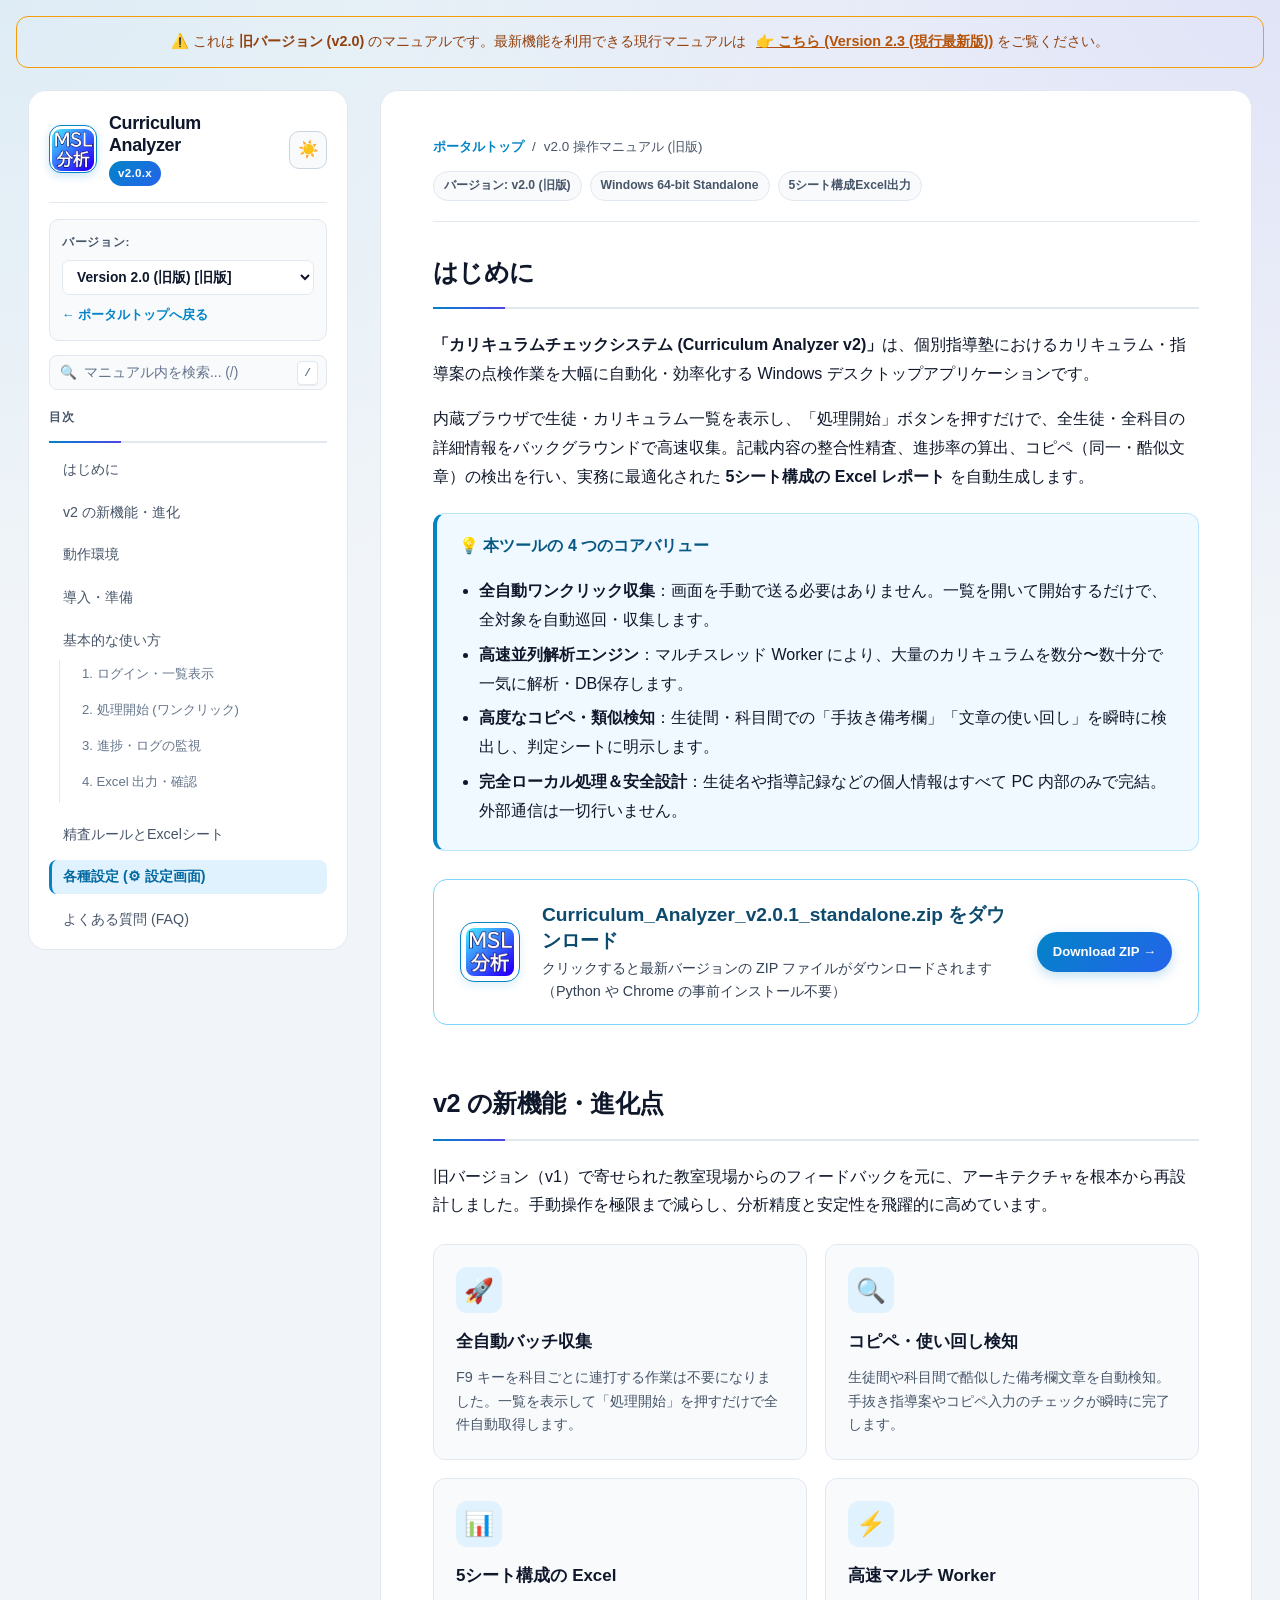
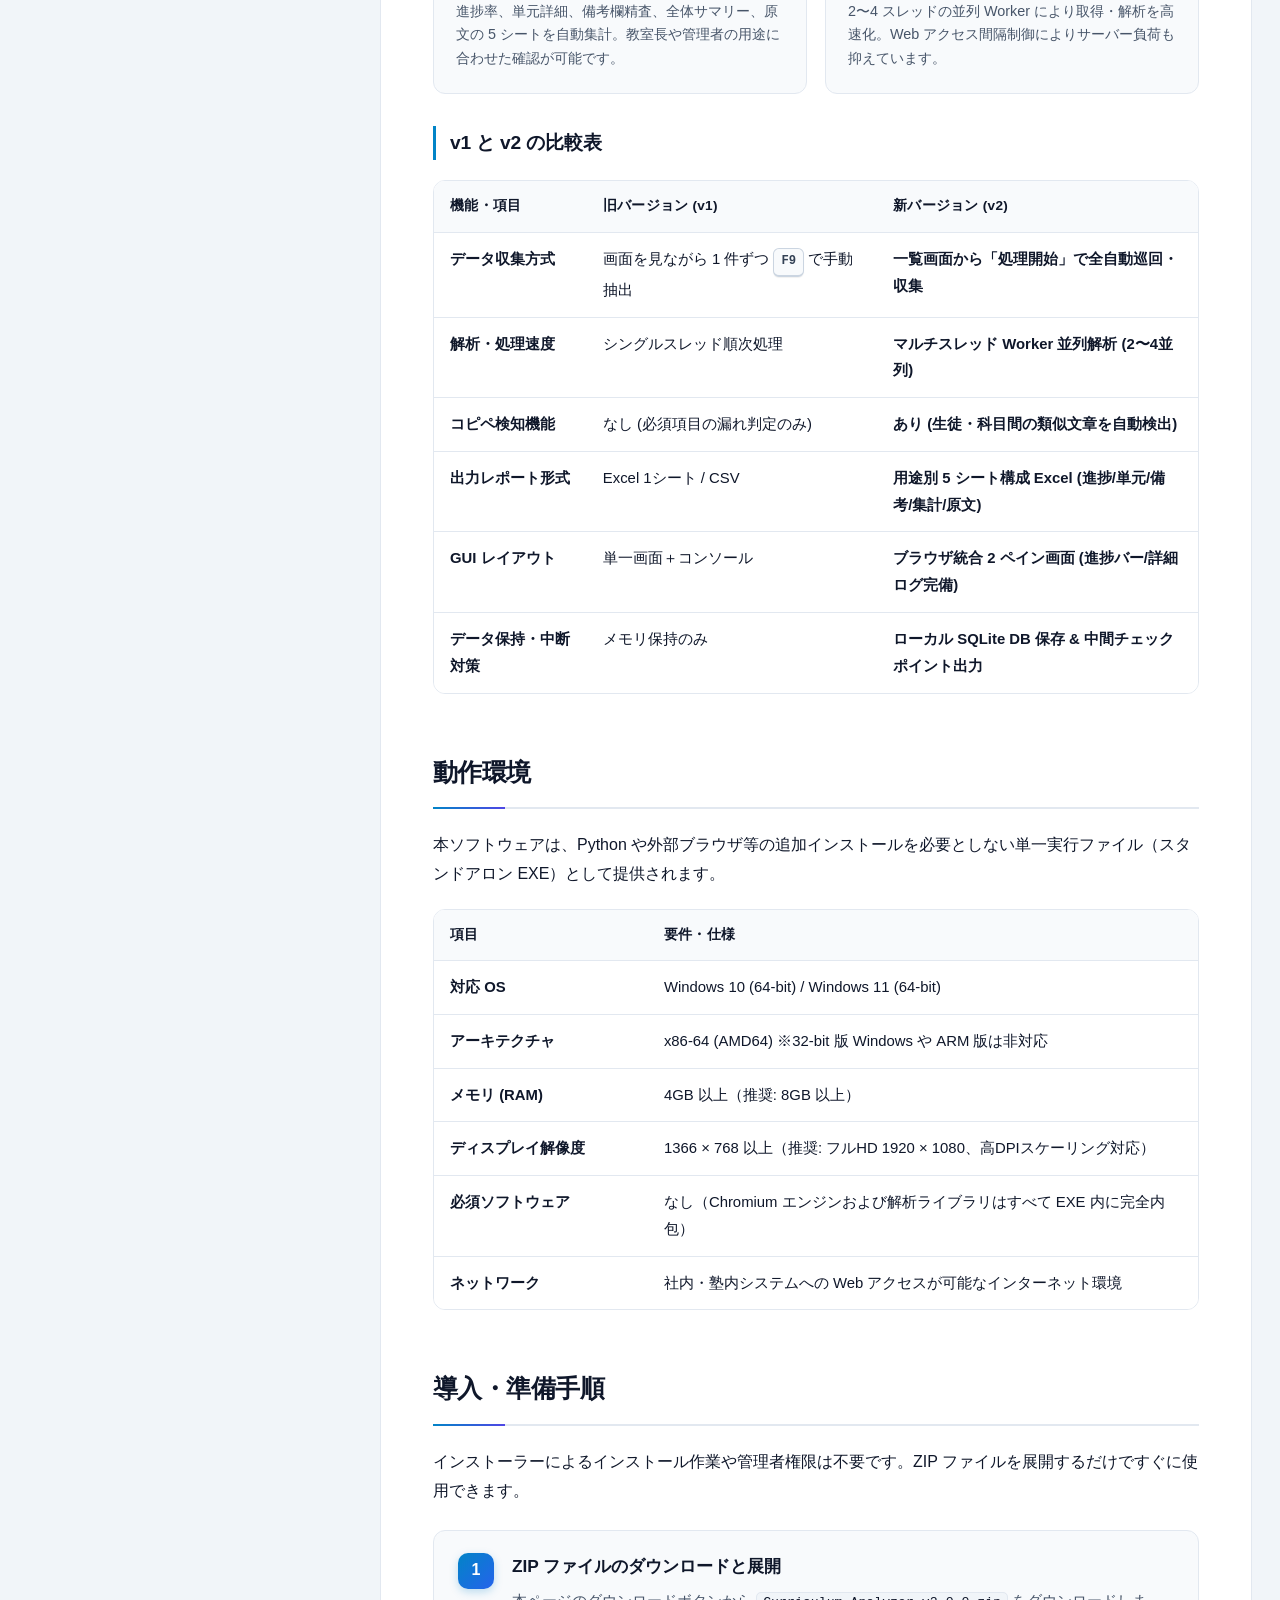
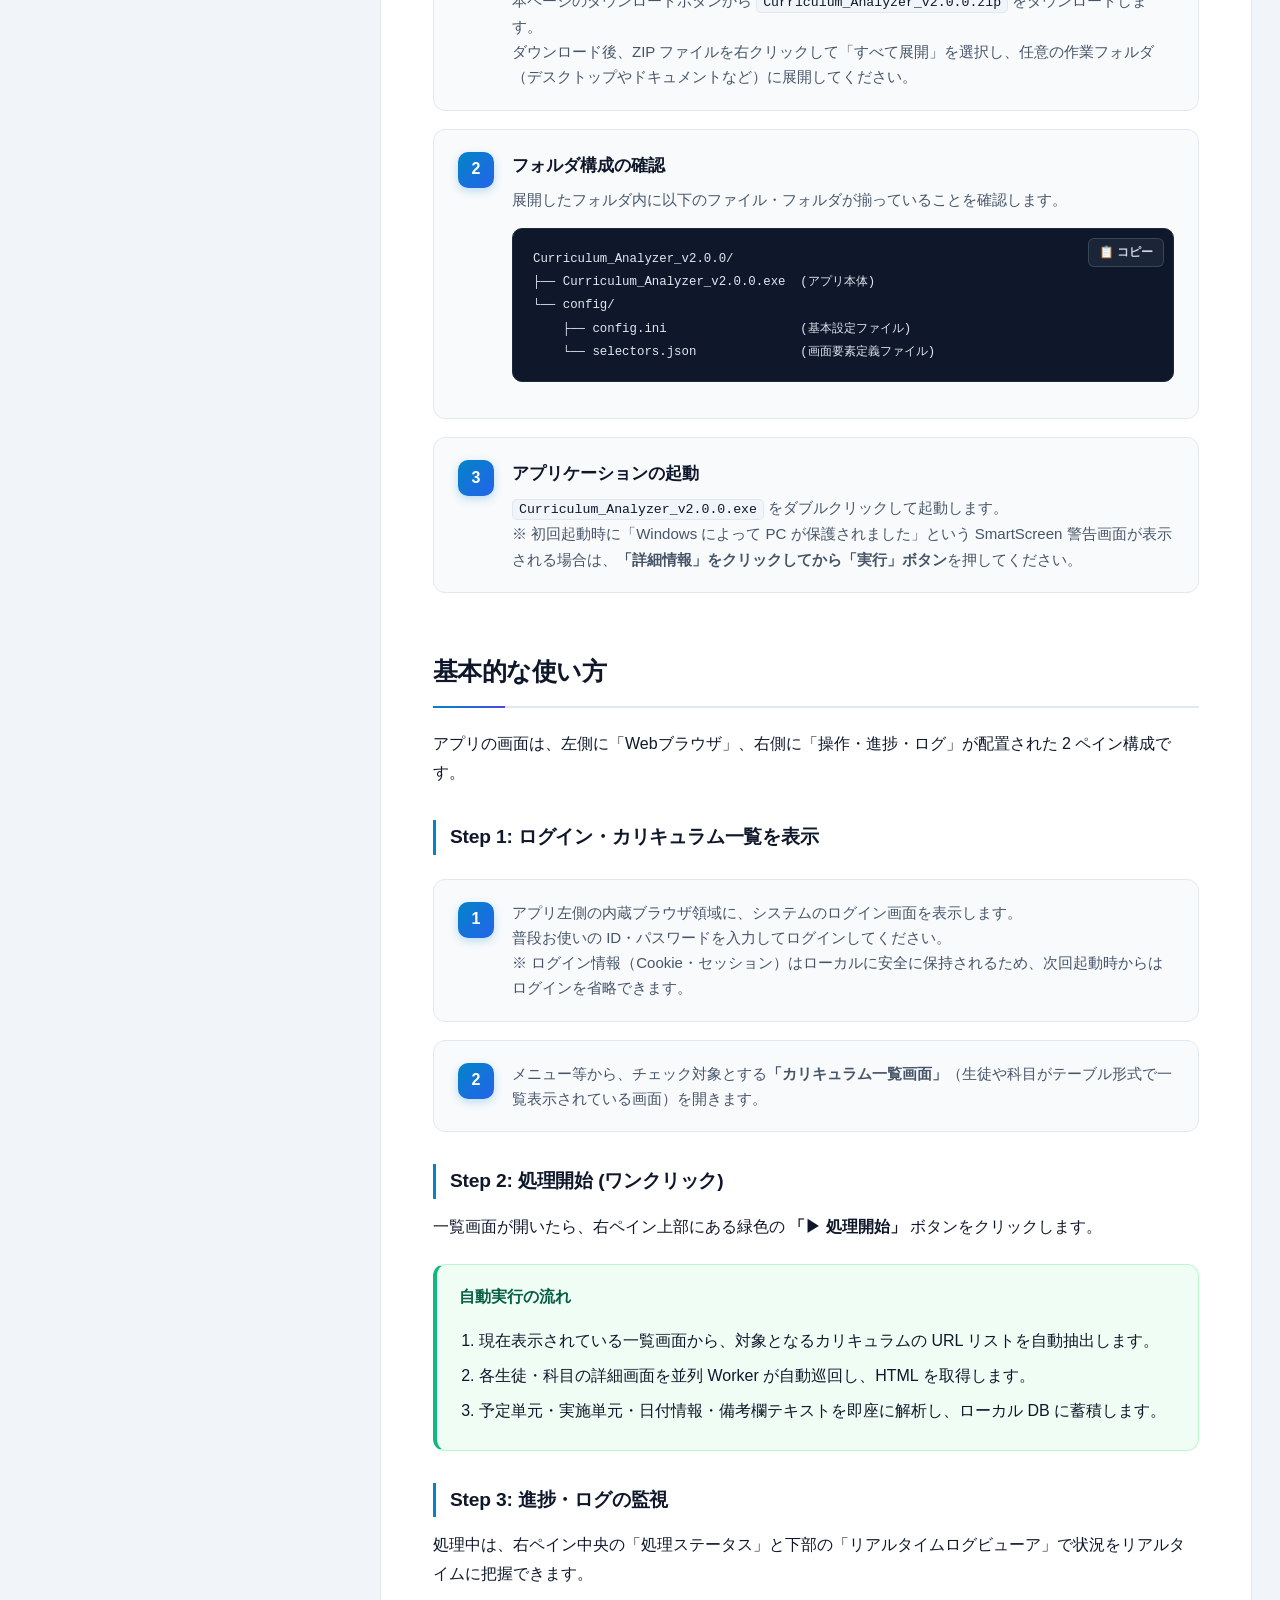
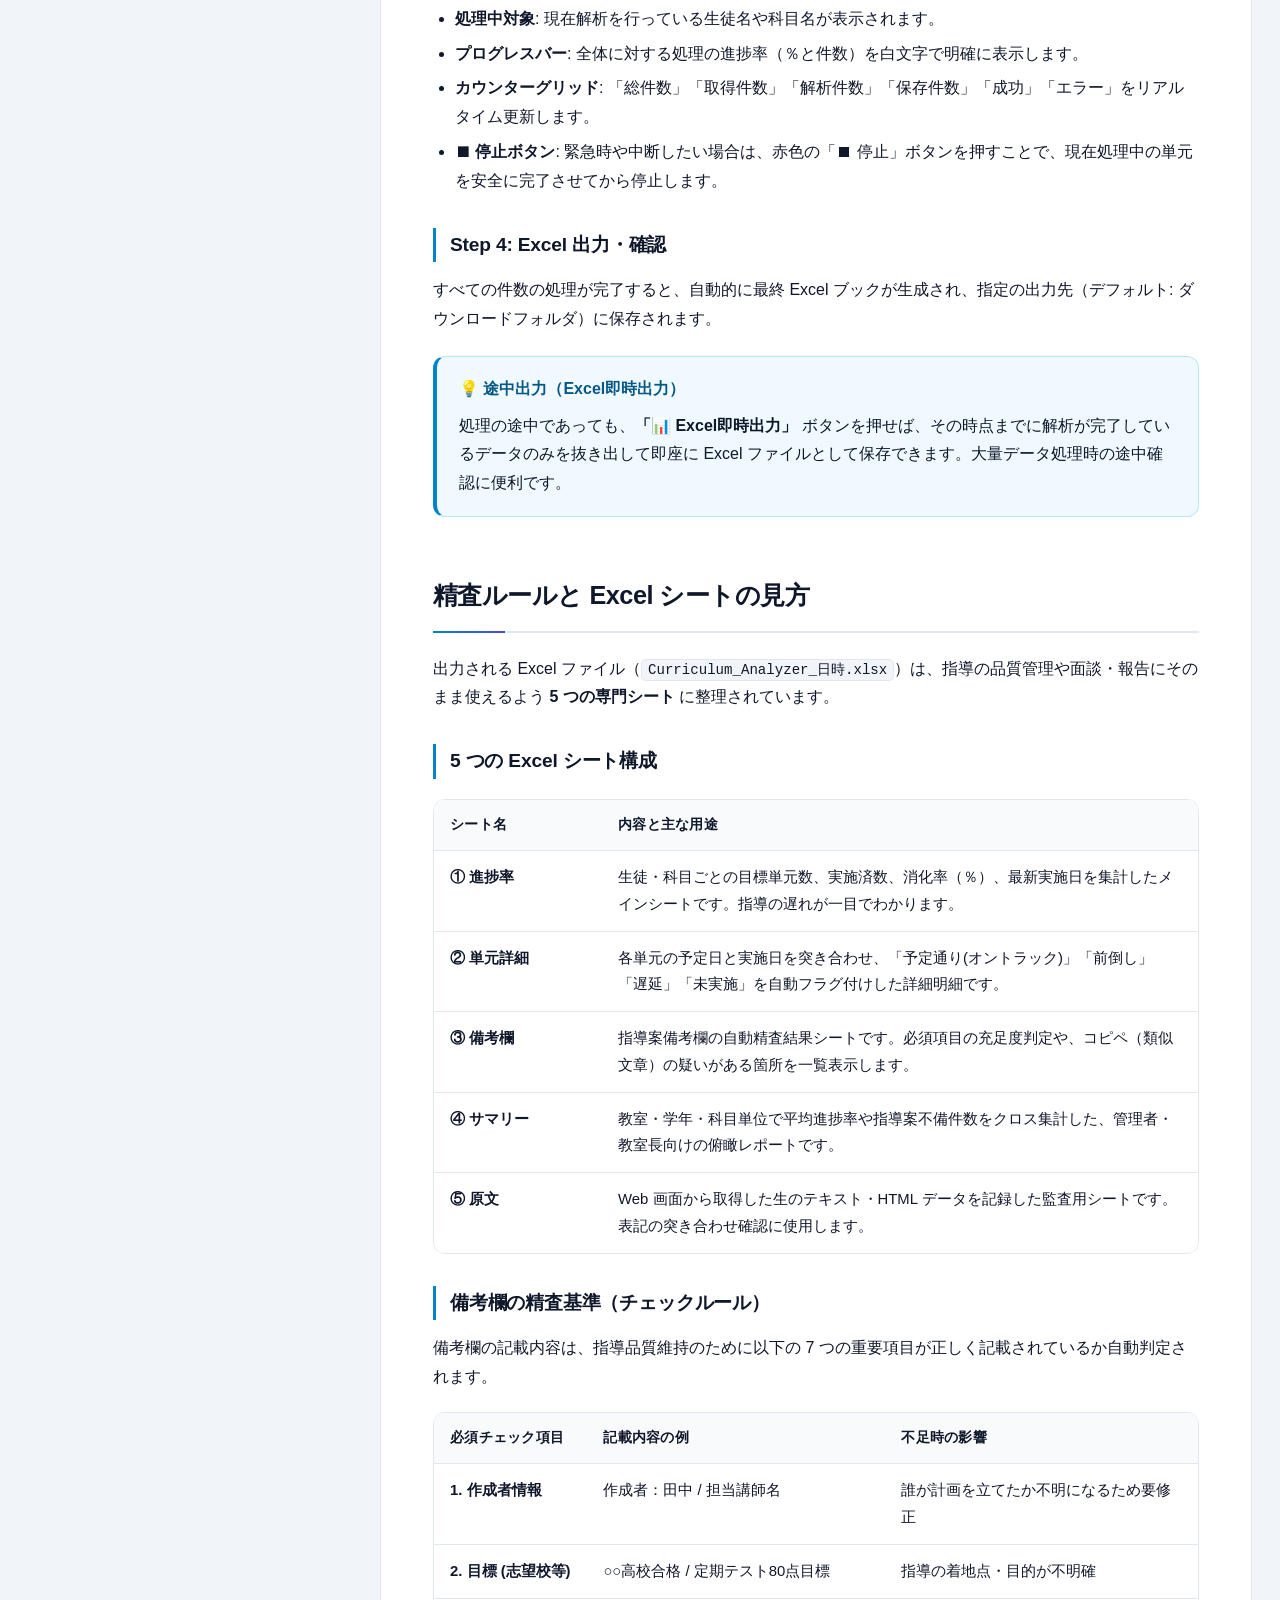
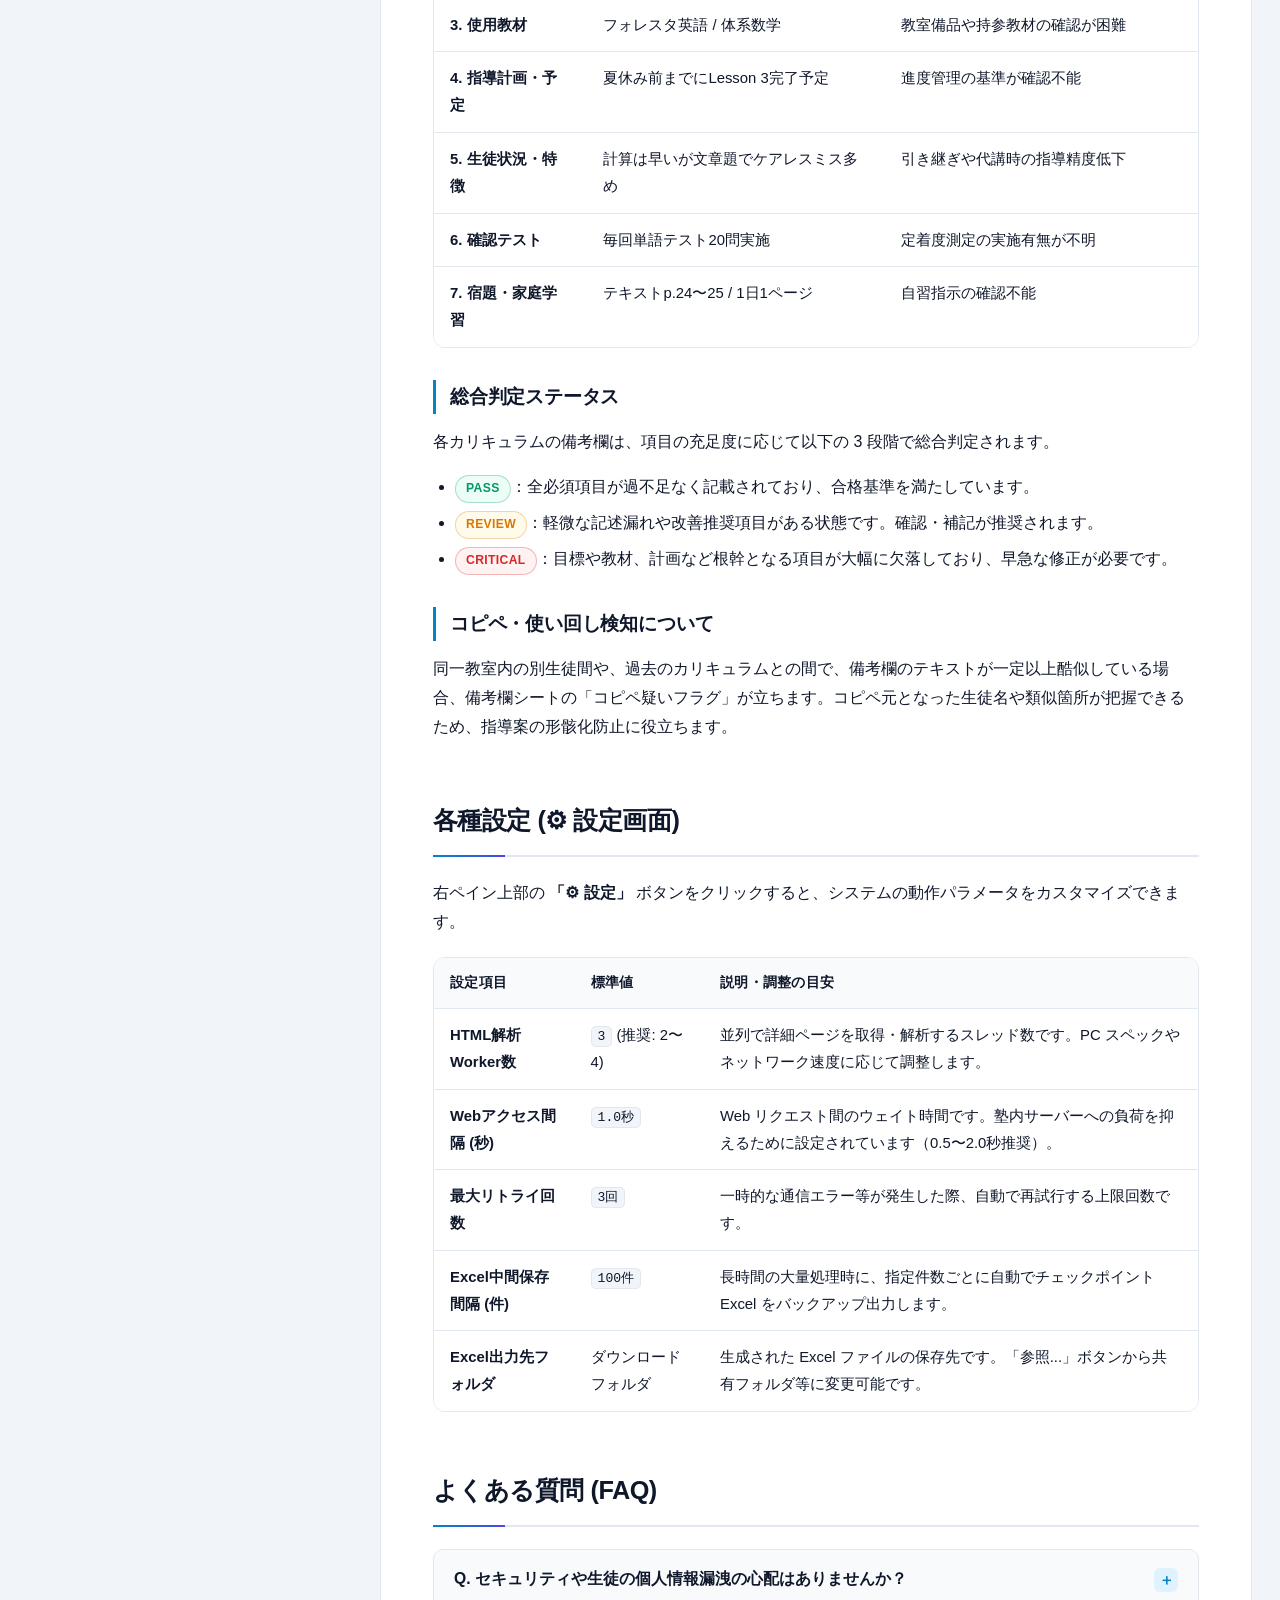
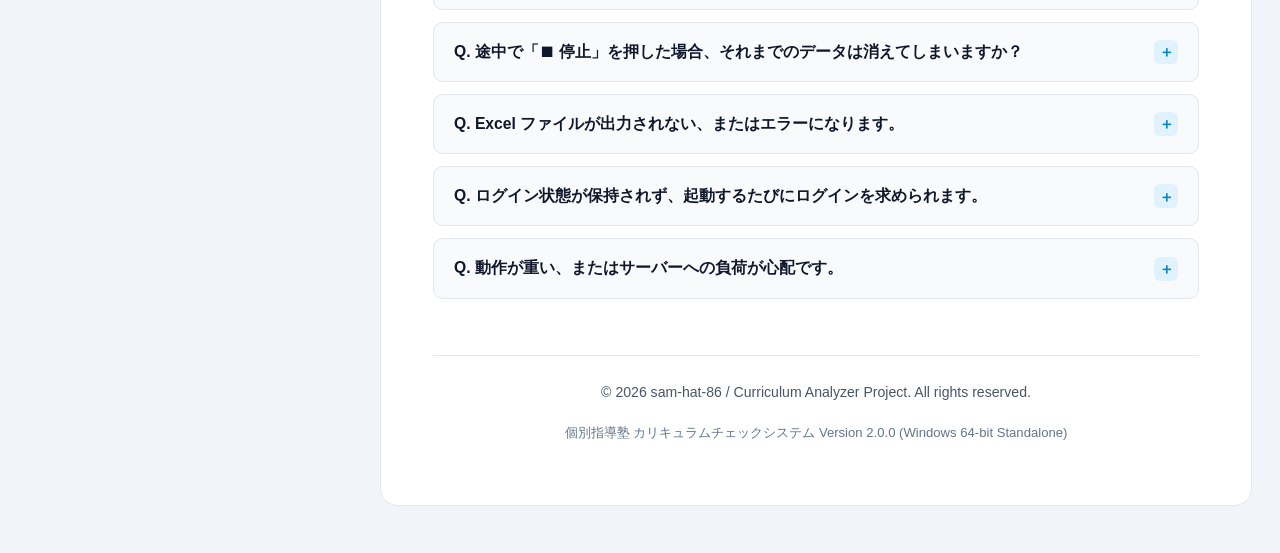
<file: docs/ver/2.0.html>
<!doctype html>
<html lang="ja">

<head>
    <meta charset="UTF-8" />
    <meta name="viewport" content="width=device-width, initial-scale=1.0" />
    <link rel="icon" href="../icon.png" type="image/png" />
    <link rel="stylesheet" href="../style.css" />
    <title>カリキュラムチェックシステム v2 (Curriculum Analyzer) - 公式ドキュメント・操作マニュアル</title>
    <meta name="description" content="個別指導塾向け カリキュラムチェックシステム (Curriculum Analyzer v2) のダウンロード・導入・使い方ガイド。ワンクリック全自動収集、コピペ検知、進捗率分析、5シートExcel出力を完全サポート。">
    <!-- FOUC (白フラッシュ) 防止テーマ初期適用スクリプト -->
    <script>
        (function () {
            try {
                var saved = localStorage.getItem('ca-docs-theme');
                var isDark = saved === 'dark' || (!saved && window.matchMedia('(prefers-color-scheme: dark)').matches);
                if (isDark) {
                    document.documentElement.setAttribute('data-theme', 'dark');
                } else if (saved === 'light') {
                    document.documentElement.setAttribute('data-theme', 'light');
                }
            } catch (e) {}
        })();
    </script>
</head>

<body>
    <main id="main" role="main" tabindex="-1">

        <!-- サイドバー（目次・検索・ダウンロード） -->
        <aside class="note note-toc" aria-labelledby="toc-label">
            <div class="brand-header">
                <img src="../icon.png" alt="Curriculum Analyzer アイコン" />
                <div class="brand-title-wrap">
                    <h1>Curriculum<br>Analyzer</h1>
                    <span class="brand-badge">v2.0.x</span>
                </div>
                <button type="button" class="theme-toggle-btn" id="theme-toggle" aria-label="テーマ切り替え" title="テーマ切り替え">
                    ☀️
                </button>
            </div>

            <!-- バージョンセレクター -->
            <div class="version-switcher-box" data-current-ver="2.0">
                <label for="ver-select" class="ver-label">バージョン:</label>
                <select id="ver-select" class="ver-dropdown" aria-label="マニュアルのバージョンを選択">
                    <!-- ver.json から自動読み込みされます -->
                    <option value="./2.0.html" selected>v2.0</option>
                    <option value="../">🏠 ポータルトップ</option>
                </select>
                <a href="../" class="portal-back-link">← ポータルトップへ戻る</a>
            </div>

            <!-- クイック検索ボックス -->
            <div class="doc-search-box">
                <span class="doc-search-icon">🔍</span>
                <input type="search" id="doc-search" class="doc-search-input" placeholder="マニュアル内を検索... (/)" aria-label="マニュアル内を検索" autocomplete="off" />
                <kbd class="doc-search-kbd">/</kbd>
                <div id="doc-search-status" class="doc-search-status" role="status"></div>
            </div>

            <h2 id="toc-label" class="note-title">目次</h2>
            <ul class="toc">
                <li><a href="#introduction">はじめに</a></li>
                <li><a href="#whats-new">v2 の新機能・進化</a></li>
                <li><a href="#environment">動作環境</a></li>
                <li><a href="#installation">導入・準備</a></li>
                <li>
                    <a href="#usage">基本的な使い方</a>
                    <ul class="toc-sub">
                        <li><a href="#usage-step1">1. ログイン・一覧表示</a></li>
                        <li><a href="#usage-step2">2. 処理開始 (ワンクリック)</a></li>
                        <li><a href="#usage-step3">3. 進捗・ログの監視</a></li>
                        <li><a href="#usage-step4">4. Excel 出力・確認</a></li>
                    </ul>
                </li>
                <li><a href="#rules-and-sheets">精査ルールとExcelシート</a></li>
                <li><a href="#settings">各種設定 (⚙ 設定画面)</a></li>
                <li><a href="#faq">よくある質問 (FAQ)</a></li>
            </ul>

            <div class="toc-download">
                <a class="toc-download-button download-link" href="#" rel="noopener" data-link-key="appDownload" aria-label="Curriculum Analyzer をダウンロード">
                    最新版 ZIP を<br>直接ダウンロード
                </a>
            </div>
        </aside>

        <!-- メインコンテンツ -->
        <article>
            <!-- ドキュメントメタバー -->
            <div class="doc-meta-bar">
                <div class="doc-breadcrumb">
                    <a href="../">ポータルトップ</a> <span>/</span> <span>v2.0 操作マニュアル (旧版)</span>
                </div>
                <div class="doc-meta-chips">
                    <span class="doc-chip">バージョン: v2.0.1 (旧版)</span>
                    <span class="doc-chip">Windows 64-bit Standalone</span>
                    <span class="doc-chip">5シート構成Excel出力</span>
                </div>
            </div>

            <!-- 1. はじめに -->
            <section id="introduction" aria-labelledby="h-intro">
                <h2 id="h-intro">はじめに</h2>
                <p><strong>「カリキュラムチェックシステム (Curriculum Analyzer v2)」</strong>は、個別指導塾におけるカリキュラム・指導案の点検作業を大幅に自動化・効率化する Windows デスクトップアプリケーションです。</p>
                <p>内蔵ブラウザで生徒・カリキュラム一覧を表示し、「処理開始」ボタンを押すだけで、全生徒・全科目の詳細情報をバックグラウンドで高速収集。記載内容の整合性精査、進捗率の算出、コピペ（同一・酷似文章）の検出を行い、実務に最適化された <strong>5シート構成の Excel レポート</strong> を自動生成します。</p>

                <div class="callout callout-info">
                    <div class="callout-title">💡 本ツールの 4 つのコアバリュー</div>
                    <ul style="margin-bottom: 0; padding-left: 20px;">
                        <li><strong>全自動ワンクリック収集</strong>：画面を手動で送る必要はありません。一覧を開いて開始するだけで、全対象を自動巡回・収集します。</li>
                        <li><strong>高速並列解析エンジン</strong>：マルチスレッド Worker により、大量のカリキュラムを数分〜数十分で一気に解析・DB保存します。</li>
                        <li><strong>高度なコピペ・類似検知</strong>：生徒間・科目間での「手抜き備考欄」「文章の使い回し」を瞬時に検出し、判定シートに明示します。</li>
                        <li><strong>完全ローカル処理＆安全設計</strong>：生徒名や指導記録などの個人情報はすべて PC 内部のみで完結。外部通信は一切行いません。</li>
                    </ul>
                </div>

                <a class="download-hero download-link" href="#" rel="noopener" data-link-key="appDownload" aria-label="Curriculum Analyzer をダウンロード">
                    <img src="../icon.png" alt="Curriculum Analyzer アイコン" />
                    <div>
                        <div class="download-hero-title" data-link-text>Curriculum_Analyzer_v2.0.0.zip をダウンロード</div>
                        <div class="download-hero-desc">クリックすると最新バージョンの ZIP ファイルがダウンロードされます（Python や Chrome の事前インストール不要）</div>
                    </div>
                </a>
            </section>

            <!-- 2. v2の新機能と進化 -->
            <section id="whats-new" aria-labelledby="h-whats-new">
                <h2 id="h-whats-new">v2 の新機能・進化点</h2>
                <p>旧バージョン（v1）で寄せられた教室現場からのフィードバックを元に、アーキテクチャを根本から再設計しました。手動操作を極限まで減らし、分析精度と安定性を飛躍的に高めています。</p>

                <div class="feature-grid">
                    <div class="feature-card">
                        <div class="feature-icon">🚀</div>
                        <div class="feature-title">全自動バッチ収集</div>
                        <p class="feature-desc">F9 キーを科目ごとに連打する作業は不要になりました。一覧を表示して「処理開始」を押すだけで全件自動取得します。</p>
                    </div>
                    <div class="feature-card">
                        <div class="feature-icon">🔍</div>
                        <div class="feature-title">コピペ・使い回し検知</div>
                        <p class="feature-desc">生徒間や科目間で酷似した備考欄文章を自動検知。手抜き指導案やコピペ入力のチェックが瞬時に完了します。</p>
                    </div>
                    <div class="feature-card">
                        <div class="feature-icon">📊</div>
                        <div class="feature-title">5シート構成の Excel</div>
                        <p class="feature-desc">進捗率、単元詳細、備考欄精査、全体サマリー、原文の 5 シートを自動集計。教室長や管理者の用途に合わせた確認が可能です。</p>
                    </div>
                    <div class="feature-card">
                        <div class="feature-icon">⚡</div>
                        <div class="feature-title">高速マルチ Worker</div>
                        <p class="feature-desc">2〜4 スレッドの並列 Worker により取得・解析を高速化。Web アクセス間隔制御によりサーバー負荷も抑えています。</p>
                    </div>
                </div>

                <h3>v1 と v2 の比較表</h3>
                <div class="table-wrapper">
                    <table>
                        <thead>
                            <tr>
                                <th>機能・項目</th>
                                <th style="width: 38%;">旧バージョン (v1)</th>
                                <th style="width: 42%;">新バージョン (v2)</th>
                            </tr>
                        </thead>
                        <tbody>
                            <tr>
                                <td><strong>データ収集方式</strong></td>
                                <td>画面を見ながら 1 件ずつ <kbd>F9</kbd> で手動抽出</td>
                                <td><strong>一覧画面から「処理開始」で全自動巡回・収集</strong></td>
                            </tr>
                            <tr>
                                <td><strong>解析・処理速度</strong></td>
                                <td>シングルスレッド順次処理</td>
                                <td><strong>マルチスレッド Worker 並列解析 (2〜4並列)</strong></td>
                            </tr>
                            <tr>
                                <td><strong>コピペ検知機能</strong></td>
                                <td>なし (必須項目の漏れ判定のみ)</td>
                                <td><strong>あり (生徒・科目間の類似文章を自動検出)</strong></td>
                            </tr>
                            <tr>
                                <td><strong>出力レポート形式</strong></td>
                                <td>Excel 1シート / CSV</td>
                                <td><strong>用途別 5 シート構成 Excel (進捗/単元/備考/集計/原文)</strong></td>
                            </tr>
                            <tr>
                                <td><strong>GUI レイアウト</strong></td>
                                <td>単一画面＋コンソール</td>
                                <td><strong>ブラウザ統合 2 ペイン画面 (進捗バー/詳細ログ完備)</strong></td>
                            </tr>
                            <tr>
                                <td><strong>データ保持・中断対策</strong></td>
                                <td>メモリ保持のみ</td>
                                <td><strong>ローカル SQLite DB 保存 & 中間チェックポイント出力</strong></td>
                            </tr>
                        </tbody>
                    </table>
                </div>
            </section>

            <!-- 3. 動作環境 -->
            <section id="environment" aria-labelledby="h-env">
                <h2 id="h-env">動作環境</h2>
                <p>本ソフトウェアは、Python や外部ブラウザ等の追加インストールを必要としない単一実行ファイル（スタンドアロン EXE）として提供されます。</p>

                <div class="table-wrapper">
                    <table>
                        <thead>
                            <tr>
                                <th style="width: 28%;">項目</th>
                                <th>要件・仕様</th>
                            </tr>
                        </thead>
                        <tbody>
                            <tr>
                                <td><strong>対応 OS</strong></td>
                                <td>Windows 10 (64-bit) / Windows 11 (64-bit)</td>
                            </tr>
                            <tr>
                                <td><strong>アーキテクチャ</strong></td>
                                <td>x86-64 (AMD64) ※32-bit 版 Windows や ARM 版は非対応</td>
                            </tr>
                            <tr>
                                <td><strong>メモリ (RAM)</strong></td>
                                <td>4GB 以上（推奨: 8GB 以上）</td>
                            </tr>
                            <tr>
                                <td><strong>ディスプレイ解像度</strong></td>
                                <td>1366 × 768 以上（推奨: フルHD 1920 × 1080、高DPIスケーリング対応）</td>
                            </tr>
                            <tr>
                                <td><strong>必須ソフトウェア</strong></td>
                                <td>なし（Chromium エンジンおよび解析ライブラリはすべて EXE 内に完全内包）</td>
                            </tr>
                            <tr>
                                <td><strong>ネットワーク</strong></td>
                                <td>社内・塾内システムへの Web アクセスが可能なインターネット環境</td>
                            </tr>
                        </tbody>
                    </table>
                </div>
            </section>

            <!-- 4. 導入・準備 -->
            <section id="installation" aria-labelledby="h-install">
                <h2 id="h-install">導入・準備手順</h2>
                <p>インストーラーによるインストール作業や管理者権限は不要です。ZIP ファイルを展開するだけですぐに使用できます。</p>

                <div class="step-list">
                    <div class="step-item">
                        <div class="step-number">1</div>
                        <div class="step-content">
                            <div class="step-title">ZIP ファイルのダウンロードと展開</div>
                            <p class="step-text">
                                本ページのダウンロードボタンから <code>Curriculum_Analyzer_v2.0.0.zip</code> をダウンロードします。<br>
                                ダウンロード後、ZIP ファイルを右クリックして「すべて展開」を選択し、任意の作業フォルダ（デスクトップやドキュメントなど）に展開してください。
                            </p>
                        </div>
                    </div>
                    <div class="step-item">
                        <div class="step-number">2</div>
                        <div class="step-content">
                            <div class="step-title">フォルダ構成の確認</div>
                            <p class="step-text">
                                展開したフォルダ内に以下のファイル・フォルダが揃っていることを確認します。
                            </p>
                            <pre><code>Curriculum_Analyzer_v2.0.0/
├── Curriculum_Analyzer_v2.0.0.exe  (アプリ本体)
└── config/
    ├── config.ini                  (基本設定ファイル)
    └── selectors.json              (画面要素定義ファイル)</code></pre>
                        </div>
                    </div>
                    <div class="step-item">
                        <div class="step-number">3</div>
                        <div class="step-content">
                            <div class="step-title">アプリケーションの起動</div>
                            <p class="step-text">
                                <code>Curriculum_Analyzer_v2.0.0.exe</code> をダブルクリックして起動します。<br>
                                ※ 初回起動時に「Windows によって PC が保護されました」という SmartScreen 警告画面が表示される場合は、<strong>「詳細情報」をクリックしてから「実行」ボタン</strong>を押してください。
                            </p>
                        </div>
                    </div>
                </div>
            </section>

            <!-- 5. 基本的な使い方 -->
            <section id="usage" aria-labelledby="h-usage">
                <h2 id="h-usage">基本的な使い方</h2>
                <p>アプリの画面は、左側に「Webブラウザ」、右側に「操作・進捗・ログ」が配置された 2 ペイン構成です。</p>

                <h3 id="usage-step1">Step 1: ログイン・カリキュラム一覧を表示</h3>
                <div class="step-list">
                    <div class="step-item">
                        <div class="step-number">1</div>
                        <div class="step-content">
                            <p class="step-text">
                                アプリ左側の内蔵ブラウザ領域に、システムのログイン画面を表示します。<br>
                                普段お使いの ID・パスワードを入力してログインしてください。<br>
                                ※ ログイン情報（Cookie・セッション）はローカルに安全に保持されるため、次回起動時からはログインを省略できます。
                            </p>
                        </div>
                    </div>
                    <div class="step-item">
                        <div class="step-number">2</div>
                        <div class="step-content">
                            <p class="step-text">
                                メニュー等から、チェック対象とする<strong>「カリキュラム一覧画面」</strong>（生徒や科目がテーブル形式で一覧表示されている画面）を開きます。
                            </p>
                        </div>
                    </div>
                </div>

                <h3 id="usage-step2">Step 2: 処理開始 (ワンクリック)</h3>
                <p>一覧画面が開いたら、右ペイン上部にある緑色の <strong>「▶ 処理開始」</strong> ボタンをクリックします。</p>
                <div class="callout callout-success">
                    <div class="callout-title">自動実行の流れ</div>
                    <ol style="margin-bottom: 0; padding-left: 20px;">
                        <li>現在表示されている一覧画面から、対象となるカリキュラムの URL リストを自動抽出します。</li>
                        <li>各生徒・科目の詳細画面を並列 Worker が自動巡回し、HTML を取得します。</li>
                        <li>予定単元・実施単元・日付情報・備考欄テキストを即座に解析し、ローカル DB に蓄積します。</li>
                    </ol>
                </div>

                <h3 id="usage-step3">Step 3: 進捗・ログの監視</h3>
                <p>処理中は、右ペイン中央の「処理ステータス」と下部の「リアルタイムログビューア」で状況をリアルタイムに把握できます。</p>
                <ul>
                    <li><strong>処理中対象</strong>: 現在解析を行っている生徒名や科目名が表示されます。</li>
                    <li><strong>プログレスバー</strong>: 全体に対する処理の進捗率（％と件数）を白文字で明確に表示します。</li>
                    <li><strong>カウンターグリッド</strong>: 「総件数」「取得件数」「解析件数」「保存件数」「成功」「エラー」をリアルタイム更新します。</li>
                    <li><strong>⏹ 停止ボタン</strong>: 緊急時や中断したい場合は、赤色の「⏹ 停止」ボタンを押すことで、現在処理中の単元を安全に完了させてから停止します。</li>
                </ul>

                <h3 id="usage-step4">Step 4: Excel 出力・確認</h3>
                <p>すべての件数の処理が完了すると、自動的に最終 Excel ブックが生成され、指定の出力先（デフォルト: ダウンロードフォルダ）に保存されます。</p>
                <div class="callout callout-info">
                    <div class="callout-title">💡 途中出力（Excel即時出力）</div>
                    <p style="margin-bottom: 0;">
                        処理の途中であっても、<strong>「📊 Excel即時出力」</strong> ボタンを押せば、その時点までに解析が完了しているデータのみを抜き出して即座に Excel ファイルとして保存できます。大量データ処理時の途中確認に便利です。
                    </p>
                </div>
            </section>

            <!-- 6. 精査ルールとExcelシート -->
            <section id="rules-and-sheets" aria-labelledby="h-rules">
                <h2 id="h-rules">精査ルールと Excel シートの見方</h2>
                <p>出力される Excel ファイル（<code>Curriculum_Analyzer_日時.xlsx</code>）は、指導の品質管理や面談・報告にそのまま使えるよう <strong>5 つの専門シート</strong> に整理されています。</p>

                <h3>5 つの Excel シート構成</h3>
                <div class="table-wrapper">
                    <table>
                        <thead>
                            <tr>
                                <th style="width: 22%;">シート名</th>
                                <th>内容と主な用途</th>
                            </tr>
                        </thead>
                        <tbody>
                            <tr>
                                <td><strong>① 進捗率</strong></td>
                                <td>生徒・科目ごとの目標単元数、実施済数、消化率（％）、最新実施日を集計したメインシートです。指導の遅れが一目でわかります。</td>
                            </tr>
                            <tr>
                                <td><strong>② 単元詳細</strong></td>
                                <td>各単元の予定日と実施日を突き合わせ、「予定通り(オントラック)」「前倒し」「遅延」「未実施」を自動フラグ付けした詳細明細です。</td>
                            </tr>
                            <tr>
                                <td><strong>③ 備考欄</strong></td>
                                <td>指導案備考欄の自動精査結果シートです。必須項目の充足度判定や、コピペ（類似文章）の疑いがある箇所を一覧表示します。</td>
                            </tr>
                            <tr>
                                <td><strong>④ サマリー</strong></td>
                                <td>教室・学年・科目単位で平均進捗率や指導案不備件数をクロス集計した、管理者・教室長向けの俯瞰レポートです。</td>
                            </tr>
                            <tr>
                                <td><strong>⑤ 原文</strong></td>
                                <td>Web 画面から取得した生のテキスト・HTML データを記録した監査用シートです。表記の突き合わせ確認に使用します。</td>
                            </tr>
                        </tbody>
                    </table>
                </div>

                <h3>備考欄の精査基準（チェックルール）</h3>
                <p>備考欄の記載内容は、指導品質維持のために以下の 7 つの重要項目が正しく記載されているか自動判定されます。</p>
                <div class="table-wrapper">
                    <table>
                        <thead>
                            <tr>
                                <th>必須チェック項目</th>
                                <th>記載内容の例</th>
                                <th>不足時の影響</th>
                            </tr>
                        </thead>
                        <tbody>
                            <tr>
                                <td><strong>1. 作成者情報</strong></td>
                                <td>作成者：田中 / 担当講師名</td>
                                <td>誰が計画を立てたか不明になるため要修正</td>
                            </tr>
                            <tr>
                                <td><strong>2. 目標 (志望校等)</strong></td>
                                <td>○○高校合格 / 定期テスト80点目標</td>
                                <td>指導の着地点・目的が不明確</td>
                            </tr>
                            <tr>
                                <td><strong>3. 使用教材</strong></td>
                                <td>フォレスタ英語 / 体系数学</td>
                                <td>教室備品や持参教材の確認が困難</td>
                            </tr>
                            <tr>
                                <td><strong>4. 指導計画・予定</strong></td>
                                <td>夏休み前までにLesson 3完了予定</td>
                                <td>進度管理の基準が確認不能</td>
                            </tr>
                            <tr>
                                <td><strong>5. 生徒状況・特徴</strong></td>
                                <td>計算は早いが文章題でケアレスミス多め</td>
                                <td>引き継ぎや代講時の指導精度低下</td>
                            </tr>
                            <tr>
                                <td><strong>6. 確認テスト</strong></td>
                                <td>毎回単語テスト20問実施</td>
                                <td>定着度測定の実施有無が不明</td>
                            </tr>
                            <tr>
                                <td><strong>7. 宿題・家庭学習</strong></td>
                                <td>テキストp.24〜25 / 1日1ページ</td>
                                <td>自習指示の確認不能</td>
                            </tr>
                        </tbody>
                    </table>
                </div>

                <h3>総合判定ステータス</h3>
                <p>各カリキュラムの備考欄は、項目の充足度に応じて以下の 3 段階で総合判定されます。</p>
                <ul>
                    <li><span class="badge badge-pass">PASS</span>：全必須項目が過不足なく記載されており、合格基準を満たしています。</li>
                    <li><span class="badge badge-review">REVIEW</span>：軽微な記述漏れや改善推奨項目がある状態です。確認・補記が推奨されます。</li>
                    <li><span class="badge badge-critical">CRITICAL</span>：目標や教材、計画など根幹となる項目が大幅に欠落しており、早急な修正が必要です。</li>
                </ul>

                <h3>コピペ・使い回し検知について</h3>
                <p>同一教室内の別生徒間や、過去のカリキュラムとの間で、備考欄のテキストが一定以上酷似している場合、備考欄シートの「コピペ疑いフラグ」が立ちます。コピペ元となった生徒名や類似箇所が把握できるため、指導案の形骸化防止に役立ちます。</p>
            </section>

            <!-- 7. 各種設定 -->
            <section id="settings" aria-labelledby="h-settings">
                <h2 id="h-settings">各種設定 (⚙ 設定画面)</h2>
                <p>右ペイン上部の <strong>「⚙ 設定」</strong> ボタンをクリックすると、システムの動作パラメータをカスタマイズできます。</p>

                <div class="table-wrapper">
                    <table>
                        <thead>
                            <tr>
                                <th>設定項目</th>
                                <th>標準値</th>
                                <th>説明・調整の目安</th>
                            </tr>
                        </thead>
                        <tbody>
                            <tr>
                                <td><strong>HTML解析Worker数</strong></td>
                                <td><code>3</code> (推奨: 2〜4)</td>
                                <td>並列で詳細ページを取得・解析するスレッド数です。PC スペックやネットワーク速度に応じて調整します。</td>
                            </tr>
                            <tr>
                                <td><strong>Webアクセス間隔 (秒)</strong></td>
                                <td><code>1.0秒</code></td>
                                <td>Web リクエスト間のウェイト時間です。塾内サーバーへの負荷を抑えるために設定されています（0.5〜2.0秒推奨）。</td>
                            </tr>
                            <tr>
                                <td><strong>最大リトライ回数</strong></td>
                                <td><code>3回</code></td>
                                <td>一時的な通信エラー等が発生した際、自動で再試行する上限回数です。</td>
                            </tr>
                            <tr>
                                <td><strong>Excel中間保存間隔 (件)</strong></td>
                                <td><code>100件</code></td>
                                <td>長時間の大量処理時に、指定件数ごとに自動でチェックポイント Excel をバックアップ出力します。</td>
                            </tr>
                            <tr>
                                <td><strong>Excel出力先フォルダ</strong></td>
                                <td>ダウンロードフォルダ</td>
                                <td>生成された Excel ファイルの保存先です。「参照...」ボタンから共有フォルダ等に変更可能です。</td>
                            </tr>
                        </tbody>
                    </table>
                </div>
            </section>

            <!-- 8. よくある質問 (FAQ) -->
            <section id="faq" aria-labelledby="h-faq">
                <h2 id="h-faq">よくある質問 (FAQ)</h2>

                <details>
                    <summary>Q. セキュリティや生徒の個人情報漏洩の心配はありませんか？</summary>
                    <p>
                        <strong>一切ありません。</strong><br>
                        Curriculum Analyzer は、外部のサーバーやクラウド等への通信機能を一切持っていません。内蔵ブラウザで取得した HTML や解析した生徒名・指導内容・Excel ファイルは、<strong>すべて操作している PC の内部（ローカルストレージ）のみで安全に処理・保存</strong>されます。
                    </p>
                </details>

                <details>
                    <summary>Q. 途中で「⏹ 停止」を押した場合、それまでのデータは消えてしまいますか？</summary>
                    <p>
                        <strong>消えません。</strong><br>
                        処理途中に停止した場合でも、それまでに取得・解析が完了した単元はローカルデータベースに安全にコミットされています。「📊 Excel即時出力」ボタンを押すことで、停止時点までの集計データをそのまま Excel として書き出すことができます。
                    </p>
                </details>

                <details>
                    <summary>Q. Excel ファイルが出力されない、またはエラーになります。</summary>
                    <p>
                        出力先フォルダに同名の Excel ファイルが開いたまま（Excel ソフトで閲覧中）になっている場合、Windows のファイルロック機能により上書き保存がブロックされることがあります。<br>
                        対象の Excel ファイルを閉じてから、再度「📊 Excel即時出力」を押してください。
                    </p>
                </details>

                <details>
                    <summary>Q. ログイン状態が保持されず、起動するたびにログインを求められます。</summary>
                    <p>
                        アプリを展開したフォルダへの「書き込み権限」がない場所（例: 圧縮 ZIP フォルダのまま開いている、または管理者専用フォルダ内）で起動している可能性があります。必ず ZIP を完全に展開し、書き込み権限のあるデスクトップやドキュメントフォルダ等に配置して実行してください。
                    </p>
                </details>

                <details>
                    <summary>Q. 動作が重い、またはサーバーへの負荷が心配です。</summary>
                    <p>
                        「⚙ 設定」画面を開き、「HTML解析Worker数」を <code>2</code> に減らし、「Webアクセス間隔」を <code>2.0秒</code> など長めに設定してください。リクエストの頻度が緩和され、より穏やかに巡回が行われます。
                    </p>
                </details>
            </section>

            <!-- フッター -->
            <footer>
                <p>&copy; 2026 sam-hat-86 / Curriculum Analyzer Project. All rights reserved.</p>
                <p style="font-size: 0.82rem; color: var(--muted-light);">
                    個別指導塾 カリキュラムチェックシステム Version 2.0.0 (Windows 64-bit Standalone)
                </p>
            </footer>
        </article>
    </main>

    <script src="../script.js"></script>
</body>

</html>
</file>
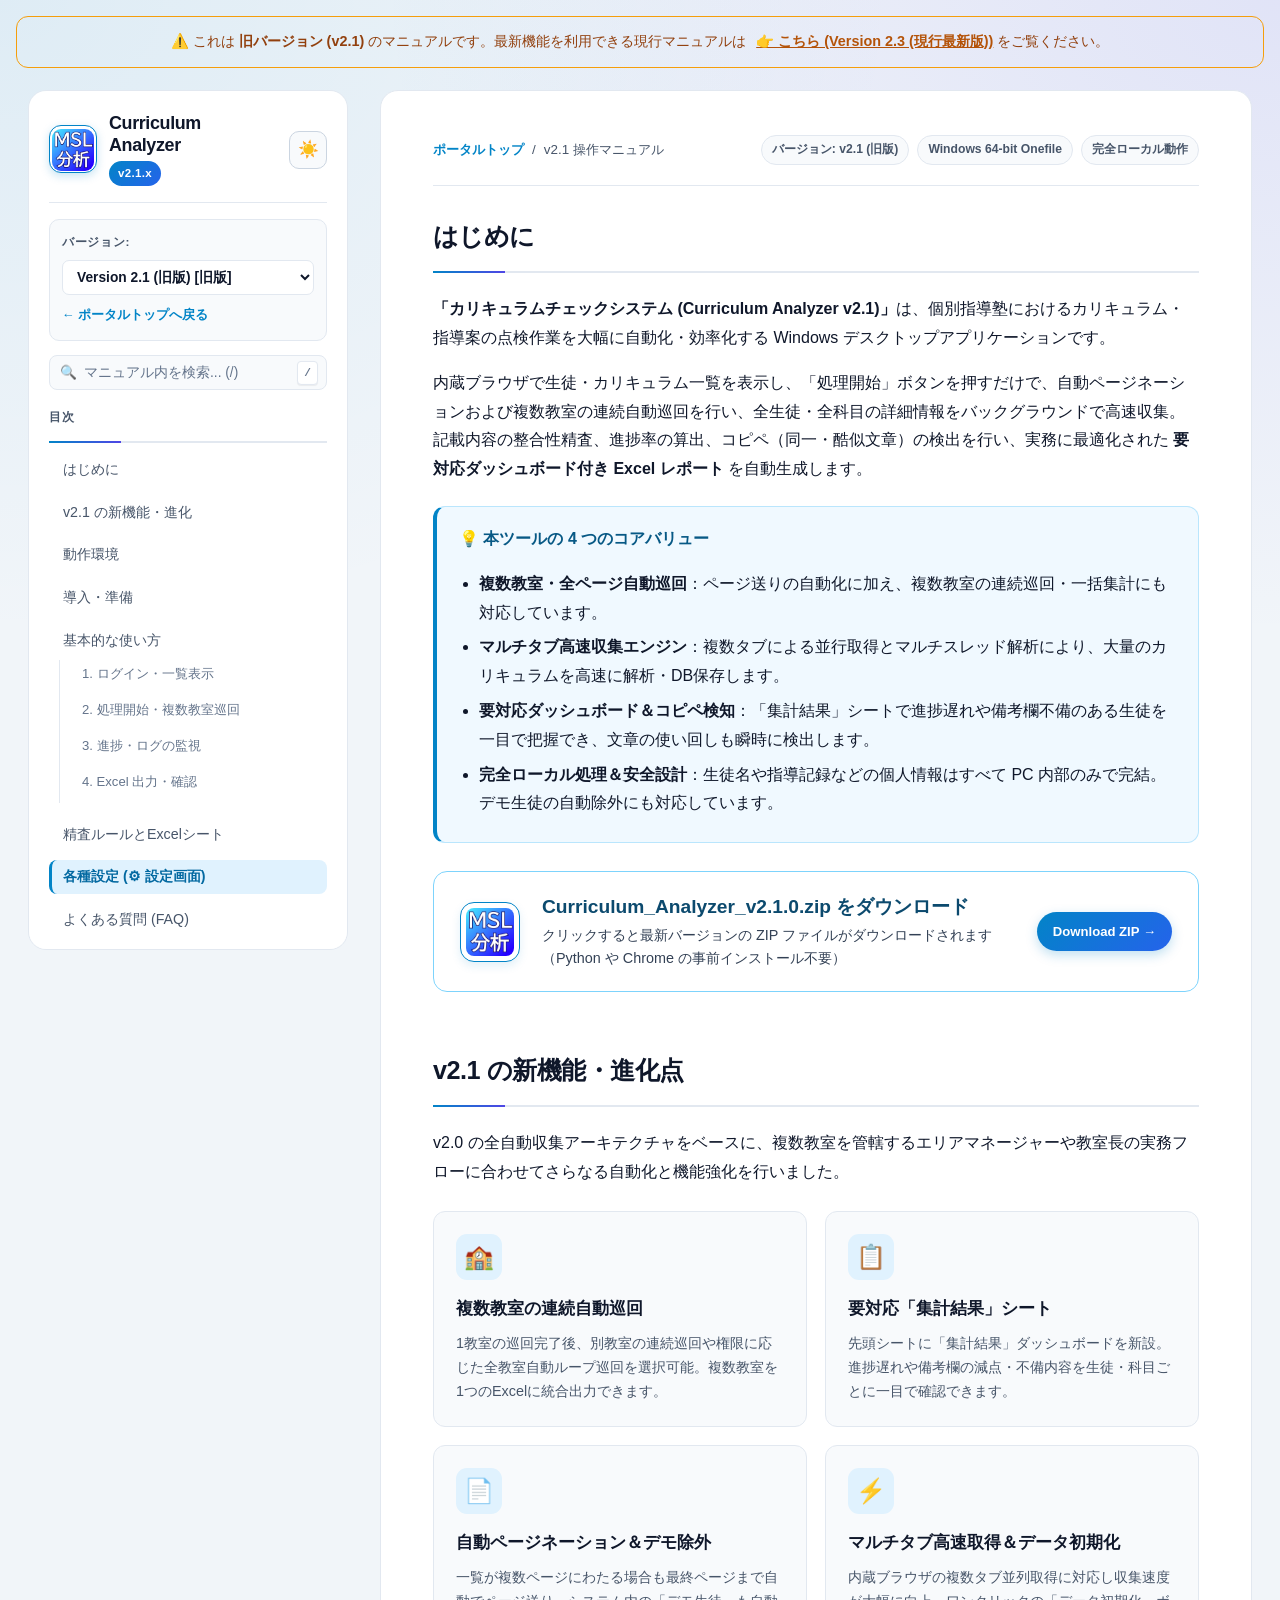
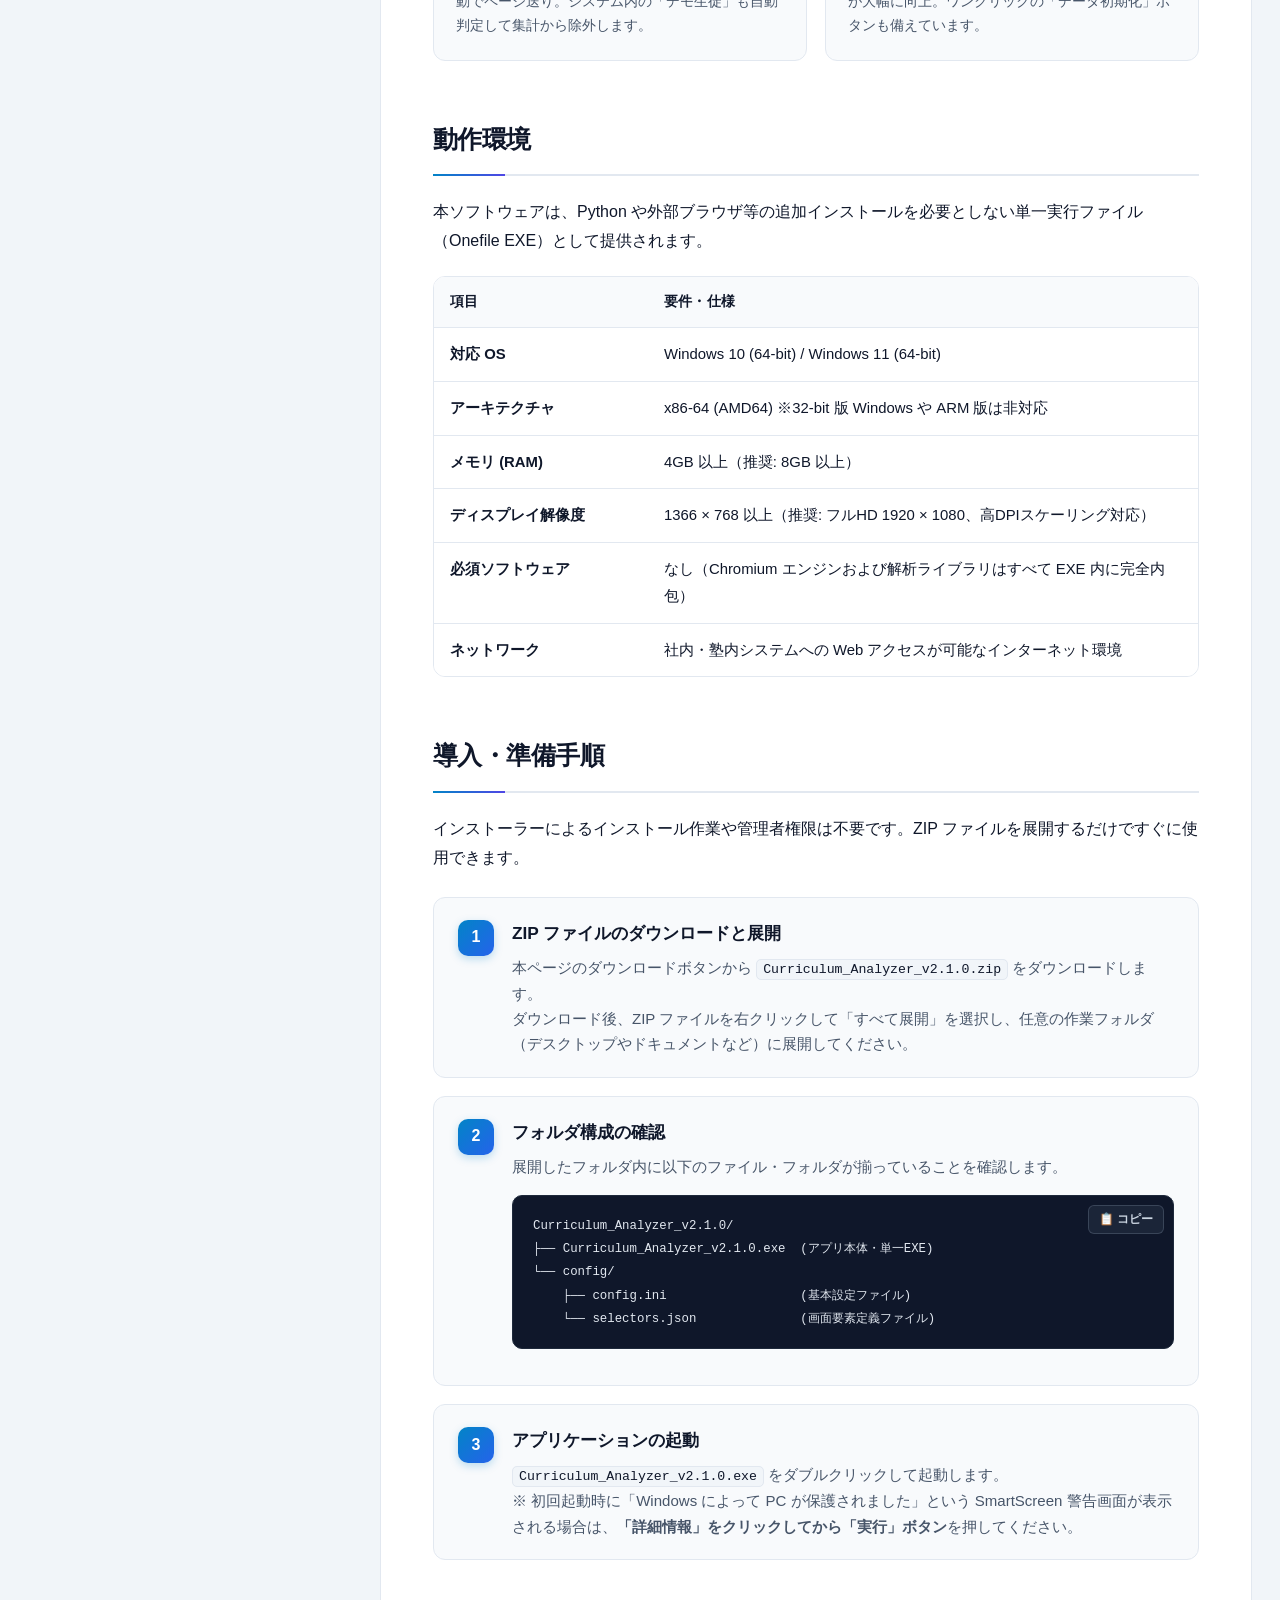
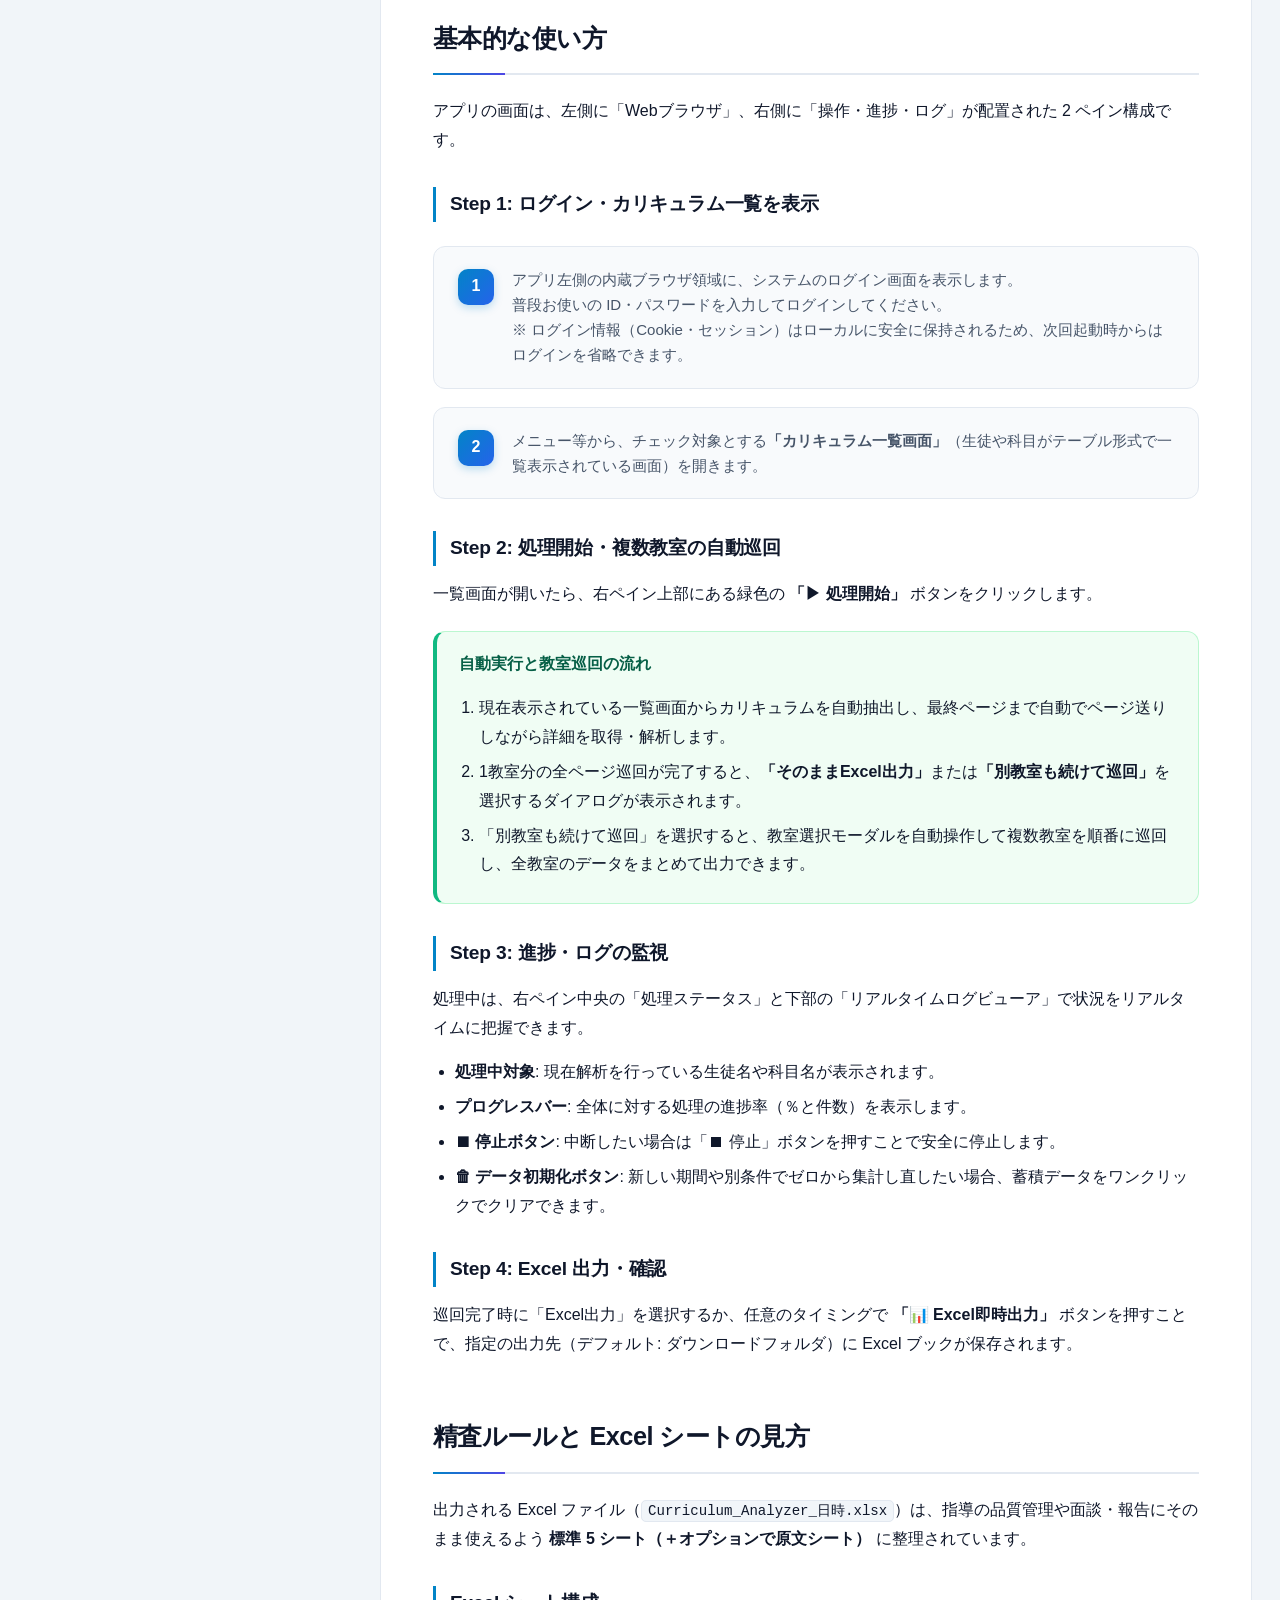
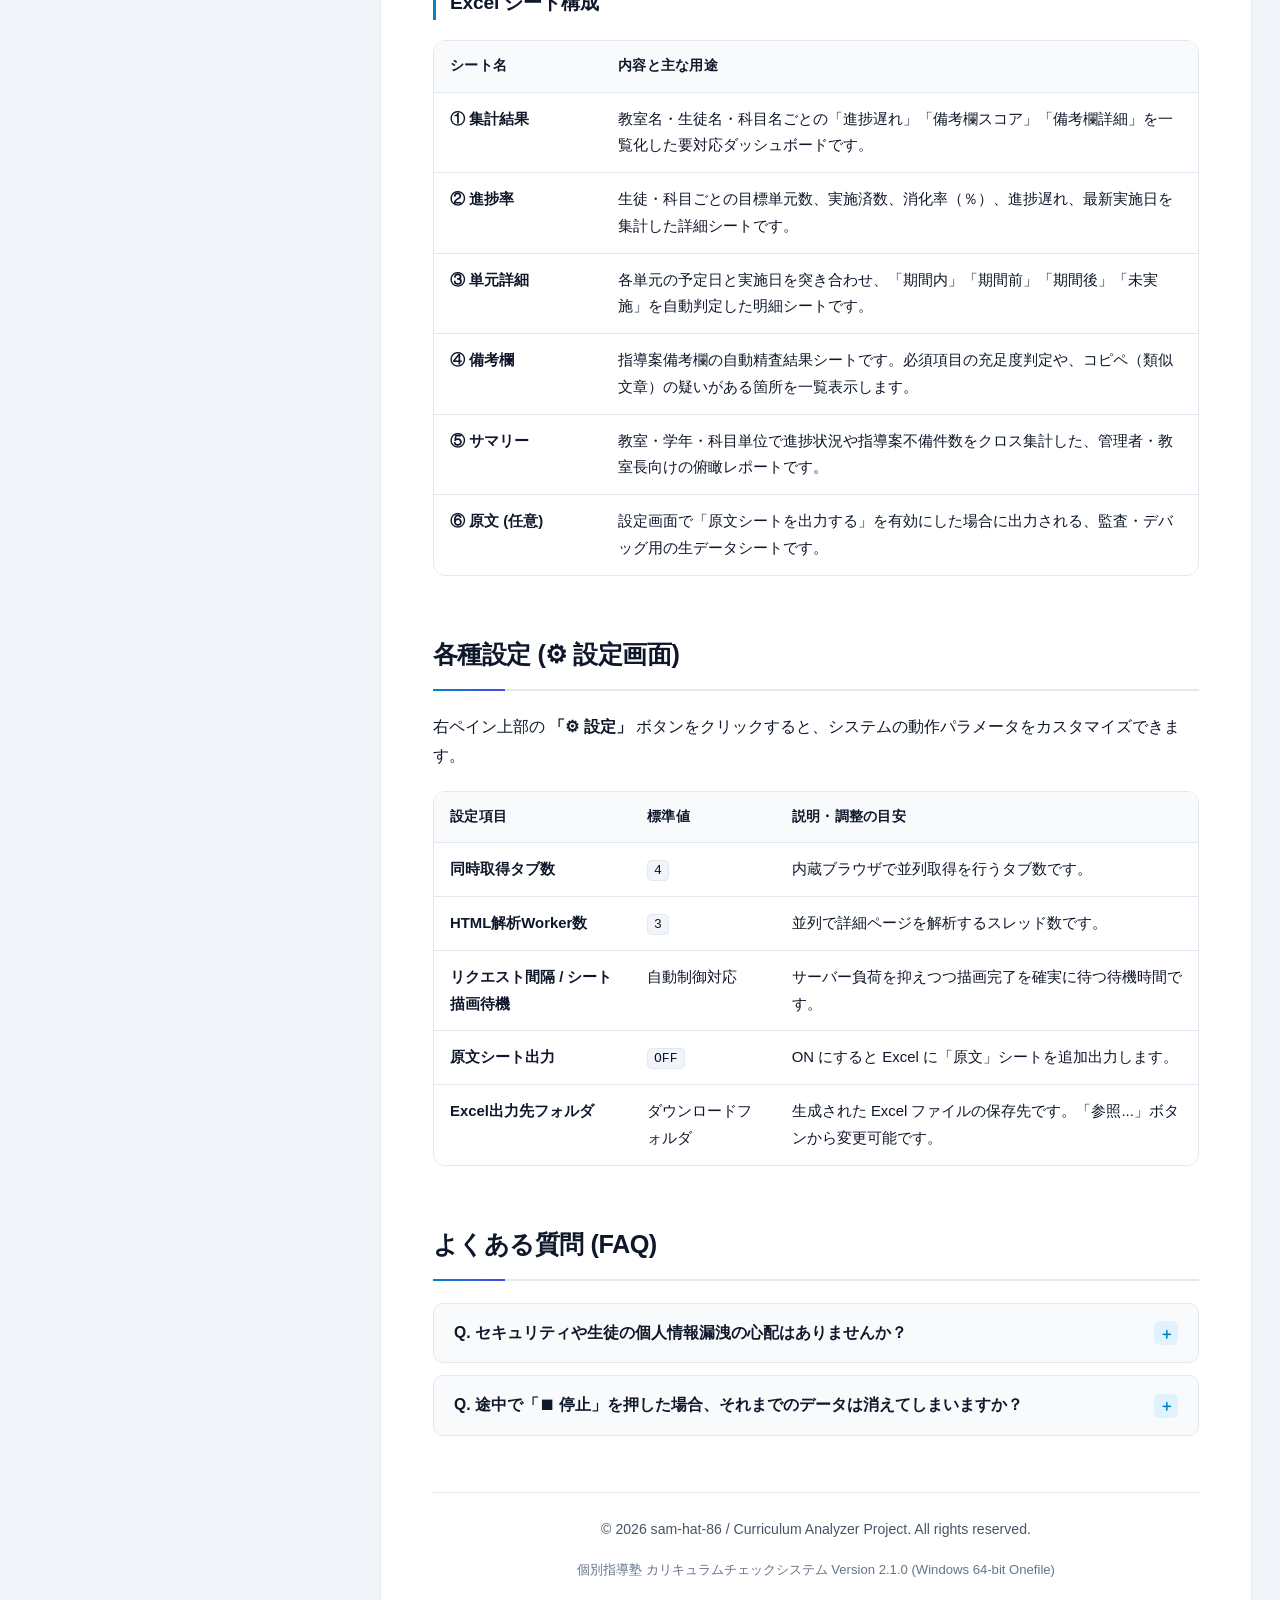
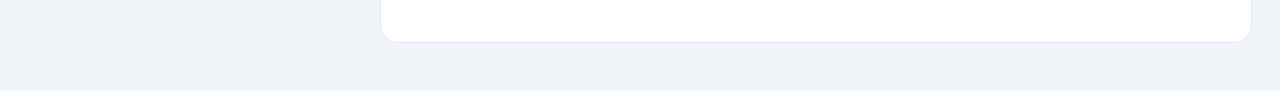
<file: docs/ver/2.1.html>
<!doctype html>
<html lang="ja">

<head>
    <meta charset="UTF-8" />
    <meta name="viewport" content="width=device-width, initial-scale=1.0" />
    <link rel="icon" href="../icon.png" type="image/png" />
    <link rel="stylesheet" href="../style.css" />
    <title>カリキュラムチェックシステム v2.1 (Curriculum Analyzer) - 公式ドキュメント・操作マニュアル</title>
    <meta name="description" content="個別指導塾向け カリキュラムチェックシステム (Curriculum Analyzer v2.1) のダウンロード・導入・使い方ガイド。複数教室の連続自動巡回、自動ページネーション、コピペ検知、進捗率分析、要対応ダッシュボード付きExcel出力を完全サポート。">
    <!-- FOUC (白フラッシュ) 防止テーマ初期適用スクリプト -->
    <script>
        (function () {
            try {
                var saved = localStorage.getItem('ca-docs-theme');
                var isDark = saved === 'dark' || (!saved && window.matchMedia('(prefers-color-scheme: dark)').matches);
                if (isDark) {
                    document.documentElement.setAttribute('data-theme', 'dark');
                } else if (saved === 'light') {
                    document.documentElement.setAttribute('data-theme', 'light');
                }
            } catch (e) {}
        })();
    </script>
</head>

<body>
    <main id="main" role="main" tabindex="-1">

        <!-- サイドバー（目次・検索・ダウンロード） -->
        <aside class="note note-toc" aria-labelledby="toc-label">
            <div class="brand-header">
                <img src="../icon.png" alt="Curriculum Analyzer アイコン" />
                <div class="brand-title-wrap">
                    <h1>Curriculum<br>Analyzer</h1>
                    <span class="brand-badge">v2.1.x</span>
                </div>
                <button type="button" class="theme-toggle-btn" id="theme-toggle" aria-label="テーマ切り替え" title="テーマ切り替え">
                    ☀️
                </button>
            </div>

            <!-- バージョンセレクター -->
            <div class="version-switcher-box" data-current-ver="2.1">
                <label for="ver-select" class="ver-label">バージョン:</label>
                <select id="ver-select" class="ver-dropdown" aria-label="マニュアルのバージョンを選択">
                    <!-- ver.json から自動読み込みされます -->
                    <option value="./2.1.html" selected>v2.1</option>
                    <option value="../">🏠 ポータルトップ</option>
                </select>
                <a href="../" class="portal-back-link">← ポータルトップへ戻る</a>
            </div>

            <!-- クイック検索ボックス -->
            <div class="doc-search-box">
                <span class="doc-search-icon">🔍</span>
                <input type="search" id="doc-search" class="doc-search-input" placeholder="マニュアル内を検索... (/)" aria-label="マニュアル内を検索" autocomplete="off" />
                <kbd class="doc-search-kbd">/</kbd>
                <div id="doc-search-status" class="doc-search-status" role="status"></div>
            </div>

            <h2 id="toc-label" class="note-title">目次</h2>
            <ul class="toc">
                <li><a href="#introduction">はじめに</a></li>
                <li><a href="#whats-new">v2.1 の新機能・進化</a></li>
                <li><a href="#environment">動作環境</a></li>
                <li><a href="#installation">導入・準備</a></li>
                <li>
                    <a href="#usage">基本的な使い方</a>
                    <ul class="toc-sub">
                        <li><a href="#usage-step1">1. ログイン・一覧表示</a></li>
                        <li><a href="#usage-step2">2. 処理開始・複数教室巡回</a></li>
                        <li><a href="#usage-step3">3. 進捗・ログの監視</a></li>
                        <li><a href="#usage-step4">4. Excel 出力・確認</a></li>
                    </ul>
                </li>
                <li><a href="#rules-and-sheets">精査ルールとExcelシート</a></li>
                <li><a href="#settings">各種設定 (⚙ 設定画面)</a></li>
                <li><a href="#faq">よくある質問 (FAQ)</a></li>
            </ul>

            <div class="toc-download">
                <a class="toc-download-button download-link" href="#" rel="noopener" data-link-key="appDownload" data-release-path="download/v2.1.0/Curriculum_Analyzer_v2.1.0.zip" download="Curriculum_Analyzer_v2.1.0.zip" aria-label="Curriculum Analyzer をダウンロード">
                    最新版 ZIP を<br>直接ダウンロード
                </a>
            </div>
        </aside>

        <!-- メインコンテンツ -->
        <article>
            <!-- ドキュメントメタバー -->
            <div class="doc-meta-bar">
                <div class="doc-breadcrumb">
                    <a href="../">ポータルトップ</a> <span>/</span> <span>v2.1 操作マニュアル</span>
                </div>
                <div class="doc-meta-chips">
                    <span class="doc-chip">最新バージョン: v2.1.0</span>
                    <span class="doc-chip">Windows 64-bit Onefile</span>
                    <span class="doc-chip">完全ローカル動作</span>
                </div>
            </div>

            <!-- 1. はじめに -->
            <section id="introduction" aria-labelledby="h-intro">
                <h2 id="h-intro">はじめに</h2>
                <p><strong>「カリキュラムチェックシステム (Curriculum Analyzer v2.1)」</strong>は、個別指導塾におけるカリキュラム・指導案の点検作業を大幅に自動化・効率化する Windows デスクトップアプリケーションです。</p>
                <p>内蔵ブラウザで生徒・カリキュラム一覧を表示し、「処理開始」ボタンを押すだけで、自動ページネーションおよび複数教室の連続自動巡回を行い、全生徒・全科目の詳細情報をバックグラウンドで高速収集。記載内容の整合性精査、進捗率の算出、コピペ（同一・酷似文章）の検出を行い、実務に最適化された <strong>要対応ダッシュボード付き Excel レポート</strong> を自動生成します。</p>

                <div class="callout callout-info">
                    <div class="callout-title">💡 本ツールの 4 つのコアバリュー</div>
                    <ul style="margin-bottom: 0; padding-left: 20px;">
                        <li><strong>複数教室・全ページ自動巡回</strong>：ページ送りの自動化に加え、複数教室の連続巡回・一括集計にも対応しています。</li>
                        <li><strong>マルチタブ高速収集エンジン</strong>：複数タブによる並行取得とマルチスレッド解析により、大量のカリキュラムを高速に解析・DB保存します。</li>
                        <li><strong>要対応ダッシュボード＆コピペ検知</strong>：「集計結果」シートで進捗遅れや備考欄不備のある生徒を一目で把握でき、文章の使い回しも瞬時に検出します。</li>
                        <li><strong>完全ローカル処理＆安全設計</strong>：生徒名や指導記録などの個人情報はすべて PC 内部のみで完結。デモ生徒の自動除外にも対応しています。</li>
                    </ul>
                </div>

                <a class="download-hero download-link" href="#" rel="noopener" data-link-key="appDownload" data-release-path="download/v2.1.0/Curriculum_Analyzer_v2.1.0.zip" download="Curriculum_Analyzer_v2.1.0.zip" aria-label="Curriculum Analyzer をダウンロード">
                    <img src="../icon.png" alt="Curriculum Analyzer アイコン" />
                    <div>
                        <div class="download-hero-title" data-link-text>Curriculum_Analyzer_v2.1.0.zip をダウンロード</div>
                        <div class="download-hero-desc">クリックすると最新バージョンの ZIP ファイルがダウンロードされます（Python や Chrome の事前インストール不要）</div>
                    </div>
                </a>
            </section>

            <!-- 2. v2.1の新機能と進化 -->
            <section id="whats-new" aria-labelledby="h-whats-new">
                <h2 id="h-whats-new">v2.1 の新機能・進化点</h2>
                <p>v2.0 の全自動収集アーキテクチャをベースに、複数教室を管轄するエリアマネージャーや教室長の実務フローに合わせてさらなる自動化と機能強化を行いました。</p>

                <div class="feature-grid">
                    <div class="feature-card">
                        <div class="feature-icon">🏫</div>
                        <div class="feature-title">複数教室の連続自動巡回</div>
                        <p class="feature-desc">1教室の巡回完了後、別教室の連続巡回や権限に応じた全教室自動ループ巡回を選択可能。複数教室を1つのExcelに統合出力できます。</p>
                    </div>
                    <div class="feature-card">
                        <div class="feature-icon">📋</div>
                        <div class="feature-title">要対応「集計結果」シート</div>
                        <p class="feature-desc">先頭シートに「集計結果」ダッシュボードを新設。進捗遅れや備考欄の減点・不備内容を生徒・科目ごとに一目で確認できます。</p>
                    </div>
                    <div class="feature-card">
                        <div class="feature-icon">📄</div>
                        <div class="feature-title">自動ページネーション＆デモ除外</div>
                        <p class="feature-desc">一覧が複数ページにわたる場合も最終ページまで自動でページ送り。システム内の「デモ生徒」も自動判定して集計から除外します。</p>
                    </div>
                    <div class="feature-card">
                        <div class="feature-icon">⚡</div>
                        <div class="feature-title">マルチタブ高速取得＆データ初期化</div>
                        <p class="feature-desc">内蔵ブラウザの複数タブ並列取得に対応し収集速度が大幅に向上。ワンクリックの「データ初期化」ボタンも備えています。</p>
                    </div>
                </div>
            </section>

            <!-- 3. 動作環境 -->
            <section id="environment" aria-labelledby="h-env">
                <h2 id="h-env">動作環境</h2>
                <p>本ソフトウェアは、Python や外部ブラウザ等の追加インストールを必要としない単一実行ファイル（Onefile EXE）として提供されます。</p>

                <div class="table-wrapper">
                    <table>
                        <thead>
                            <tr>
                                <th style="width: 28%;">項目</th>
                                <th>要件・仕様</th>
                            </tr>
                        </thead>
                        <tbody>
                            <tr>
                                <td><strong>対応 OS</strong></td>
                                <td>Windows 10 (64-bit) / Windows 11 (64-bit)</td>
                            </tr>
                            <tr>
                                <td><strong>アーキテクチャ</strong></td>
                                <td>x86-64 (AMD64) ※32-bit 版 Windows や ARM 版は非対応</td>
                            </tr>
                            <tr>
                                <td><strong>メモリ (RAM)</strong></td>
                                <td>4GB 以上（推奨: 8GB 以上）</td>
                            </tr>
                            <tr>
                                <td><strong>ディスプレイ解像度</strong></td>
                                <td>1366 × 768 以上（推奨: フルHD 1920 × 1080、高DPIスケーリング対応）</td>
                            </tr>
                            <tr>
                                <td><strong>必須ソフトウェア</strong></td>
                                <td>なし（Chromium エンジンおよび解析ライブラリはすべて EXE 内に完全内包）</td>
                            </tr>
                            <tr>
                                <td><strong>ネットワーク</strong></td>
                                <td>社内・塾内システムへの Web アクセスが可能なインターネット環境</td>
                            </tr>
                        </tbody>
                    </table>
                </div>
            </section>

            <!-- 4. 導入・準備 -->
            <section id="installation" aria-labelledby="h-install">
                <h2 id="h-install">導入・準備手順</h2>
                <p>インストーラーによるインストール作業や管理者権限は不要です。ZIP ファイルを展開するだけですぐに使用できます。</p>

                <div class="step-list">
                    <div class="step-item">
                        <div class="step-number">1</div>
                        <div class="step-content">
                            <div class="step-title">ZIP ファイルのダウンロードと展開</div>
                            <p class="step-text">
                                本ページのダウンロードボタンから <code>Curriculum_Analyzer_v2.1.0.zip</code> をダウンロードします。<br>
                                ダウンロード後、ZIP ファイルを右クリックして「すべて展開」を選択し、任意の作業フォルダ（デスクトップやドキュメントなど）に展開してください。
                            </p>
                        </div>
                    </div>
                    <div class="step-item">
                        <div class="step-number">2</div>
                        <div class="step-content">
                            <div class="step-title">フォルダ構成の確認</div>
                            <p class="step-text">
                                展開したフォルダ内に以下のファイル・フォルダが揃っていることを確認します。
                            </p>
                            <pre><code>Curriculum_Analyzer_v2.1.0/
├── Curriculum_Analyzer_v2.1.0.exe  (アプリ本体・単一EXE)
└── config/
    ├── config.ini                  (基本設定ファイル)
    └── selectors.json              (画面要素定義ファイル)</code></pre>
                        </div>
                    </div>
                    <div class="step-item">
                        <div class="step-number">3</div>
                        <div class="step-content">
                            <div class="step-title">アプリケーションの起動</div>
                            <p class="step-text">
                                <code>Curriculum_Analyzer_v2.1.0.exe</code> をダブルクリックして起動します。<br>
                                ※ 初回起動時に「Windows によって PC が保護されました」という SmartScreen 警告画面が表示される場合は、<strong>「詳細情報」をクリックしてから「実行」ボタン</strong>を押してください。
                            </p>
                        </div>
                    </div>
                </div>
            </section>

            <!-- 5. 基本的な使い方 -->
            <section id="usage" aria-labelledby="h-usage">
                <h2 id="h-usage">基本的な使い方</h2>
                <p>アプリの画面は、左側に「Webブラウザ」、右側に「操作・進捗・ログ」が配置された 2 ペイン構成です。</p>

                <h3 id="usage-step1">Step 1: ログイン・カリキュラム一覧を表示</h3>
                <div class="step-list">
                    <div class="step-item">
                        <div class="step-number">1</div>
                        <div class="step-content">
                            <p class="step-text">
                                アプリ左側の内蔵ブラウザ領域に、システムのログイン画面を表示します。<br>
                                普段お使いの ID・パスワードを入力してログインしてください。<br>
                                ※ ログイン情報（Cookie・セッション）はローカルに安全に保持されるため、次回起動時からはログインを省略できます。
                            </p>
                        </div>
                    </div>
                    <div class="step-item">
                        <div class="step-number">2</div>
                        <div class="step-content">
                            <p class="step-text">
                                メニュー等から、チェック対象とする<strong>「カリキュラム一覧画面」</strong>（生徒や科目がテーブル形式で一覧表示されている画面）を開きます。
                            </p>
                        </div>
                    </div>
                </div>

                <h3 id="usage-step2">Step 2: 処理開始・複数教室の自動巡回</h3>
                <p>一覧画面が開いたら、右ペイン上部にある緑色の <strong>「▶ 処理開始」</strong> ボタンをクリックします。</p>
                <div class="callout callout-success">
                    <div class="callout-title">自動実行と教室巡回の流れ</div>
                    <ol style="margin-bottom: 0; padding-left: 20px;">
                        <li>現在表示されている一覧画面からカリキュラムを自動抽出し、最終ページまで自動でページ送りしながら詳細を取得・解析します。</li>
                        <li>1教室分の全ページ巡回が完了すると、<strong>「そのままExcel出力」</strong>または<strong>「別教室も続けて巡回」</strong>を選択するダイアログが表示されます。</li>
                        <li>「別教室も続けて巡回」を選択すると、教室選択モーダルを自動操作して複数教室を順番に巡回し、全教室のデータをまとめて出力できます。</li>
                    </ol>
                </div>

                <h3 id="usage-step3">Step 3: 進捗・ログの監視</h3>
                <p>処理中は、右ペイン中央の「処理ステータス」と下部の「リアルタイムログビューア」で状況をリアルタイムに把握できます。</p>
                <ul>
                    <li><strong>処理中対象</strong>: 現在解析を行っている生徒名や科目名が表示されます。</li>
                    <li><strong>プログレスバー</strong>: 全体に対する処理の進捗率（％と件数）を表示します。</li>
                    <li><strong>⏹ 停止ボタン</strong>: 中断したい場合は「⏹ 停止」ボタンを押すことで安全に停止します。</li>
                    <li><strong>🗑 データ初期化ボタン</strong>: 新しい期間や別条件でゼロから集計し直したい場合、蓄積データをワンクリックでクリアできます。</li>
                </ul>

                <h3 id="usage-step4">Step 4: Excel 出力・確認</h3>
                <p>巡回完了時に「Excel出力」を選択するか、任意のタイミングで <strong>「📊 Excel即時出力」</strong> ボタンを押すことで、指定の出力先（デフォルト: ダウンロードフォルダ）に Excel ブックが保存されます。</p>
            </section>

            <!-- 6. 精査ルールとExcelシート -->
            <section id="rules-and-sheets" aria-labelledby="h-rules">
                <h2 id="h-rules">精査ルールと Excel シートの見方</h2>
                <p>出力される Excel ファイル（<code>Curriculum_Analyzer_日時.xlsx</code>）は、指導の品質管理や面談・報告にそのまま使えるよう <strong>標準 5 シート（＋オプションで原文シート）</strong> に整理されています。</p>

                <h3>Excel シート構成</h3>
                <div class="table-wrapper">
                    <table>
                        <thead>
                            <tr>
                                <th style="width: 22%;">シート名</th>
                                <th>内容と主な用途</th>
                            </tr>
                        </thead>
                        <tbody>
                            <tr>
                                <td><strong>① 集計結果</strong></td>
                                <td>教室名・生徒名・科目名ごとの「進捗遅れ」「備考欄スコア」「備考欄詳細」を一覧化した要対応ダッシュボードです。</td>
                            </tr>
                            <tr>
                                <td><strong>② 進捗率</strong></td>
                                <td>生徒・科目ごとの目標単元数、実施済数、消化率（％）、進捗遅れ、最新実施日を集計した詳細シートです。</td>
                            </tr>
                            <tr>
                                <td><strong>③ 単元詳細</strong></td>
                                <td>各単元の予定日と実施日を突き合わせ、「期間内」「期間前」「期間後」「未実施」を自動判定した明細シートです。</td>
                            </tr>
                            <tr>
                                <td><strong>④ 備考欄</strong></td>
                                <td>指導案備考欄の自動精査結果シートです。必須項目の充足度判定や、コピペ（類似文章）の疑いがある箇所を一覧表示します。</td>
                            </tr>
                            <tr>
                                <td><strong>⑤ サマリー</strong></td>
                                <td>教室・学年・科目単位で進捗状況や指導案不備件数をクロス集計した、管理者・教室長向けの俯瞰レポートです。</td>
                            </tr>
                            <tr>
                                <td><strong>⑥ 原文 (任意)</strong></td>
                                <td>設定画面で「原文シートを出力する」を有効にした場合に出力される、監査・デバッグ用の生データシートです。</td>
                            </tr>
                        </tbody>
                    </table>
                </div>
            </section>

            <!-- 7. 各種設定 -->
            <section id="settings" aria-labelledby="h-settings">
                <h2 id="h-settings">各種設定 (⚙ 設定画面)</h2>
                <p>右ペイン上部の <strong>「⚙ 設定」</strong> ボタンをクリックすると、システムの動作パラメータをカスタマイズできます。</p>

                <div class="table-wrapper">
                    <table>
                        <thead>
                            <tr>
                                <th>設定項目</th>
                                <th>標準値</th>
                                <th>説明・調整の目安</th>
                            </tr>
                        </thead>
                        <tbody>
                            <tr>
                                <td><strong>同時取得タブ数</strong></td>
                                <td><code>4</code></td>
                                <td>内蔵ブラウザで並列取得を行うタブ数です。</td>
                            </tr>
                            <tr>
                                <td><strong>HTML解析Worker数</strong></td>
                                <td><code>3</code></td>
                                <td>並列で詳細ページを解析するスレッド数です。</td>
                            </tr>
                            <tr>
                                <td><strong>リクエスト間隔 / シート描画待機</strong></td>
                                <td>自動制御対応</td>
                                <td>サーバー負荷を抑えつつ描画完了を確実に待つ待機時間です。</td>
                            </tr>
                            <tr>
                                <td><strong>原文シート出力</strong></td>
                                <td><code>OFF</code></td>
                                <td>ON にすると Excel に「原文」シートを追加出力します。</td>
                            </tr>
                            <tr>
                                <td><strong>Excel出力先フォルダ</strong></td>
                                <td>ダウンロードフォルダ</td>
                                <td>生成された Excel ファイルの保存先です。「参照...」ボタンから変更可能です。</td>
                            </tr>
                        </tbody>
                    </table>
                </div>
            </section>

            <!-- 8. よくある質問 (FAQ) -->
            <section id="faq" aria-labelledby="h-faq">
                <h2 id="h-faq">よくある質問 (FAQ)</h2>

                <details>
                    <summary>Q. セキュリティや生徒の個人情報漏洩の心配はありませんか？</summary>
                    <p>
                        <strong>一切ありません。</strong><br>
                        Curriculum Analyzer は、外部のサーバーやクラウド等への通信機能を一切持っていません。内蔵ブラウザで取得した HTML や解析した生徒名・指導内容・Excel ファイルは、<strong>すべて操作している PC の内部（ローカルストレージ）のみで安全に処理・保存</strong>されます。
                    </p>
                </details>

                <details>
                    <summary>Q. 途中で「⏹ 停止」を押した場合、それまでのデータは消えてしまいますか？</summary>
                    <p>
                        <strong>消えません。</strong><br>
                        処理途中に停止した場合でも、それまでに取得・解析が完了した単元はローカルデータベースに安全にコミットされています。「📊 Excel即時出力」ボタンを押すことで、停止時点までの集計データをそのまま Excel として書き出すことができます。
                    </p>
                </details>
            </section>

            <!-- フッター -->
            <footer>
                <p>&copy; 2026 sam-hat-86 / Curriculum Analyzer Project. All rights reserved.</p>
                <p style="font-size: 0.82rem; color: var(--muted-light);">
                    個別指導塾 カリキュラムチェックシステム Version 2.1.0 (Windows 64-bit Onefile)
                </p>
            </footer>
        </article>
    </main>

    <script src="../script.js"></script>
</body>

</html>
</file>
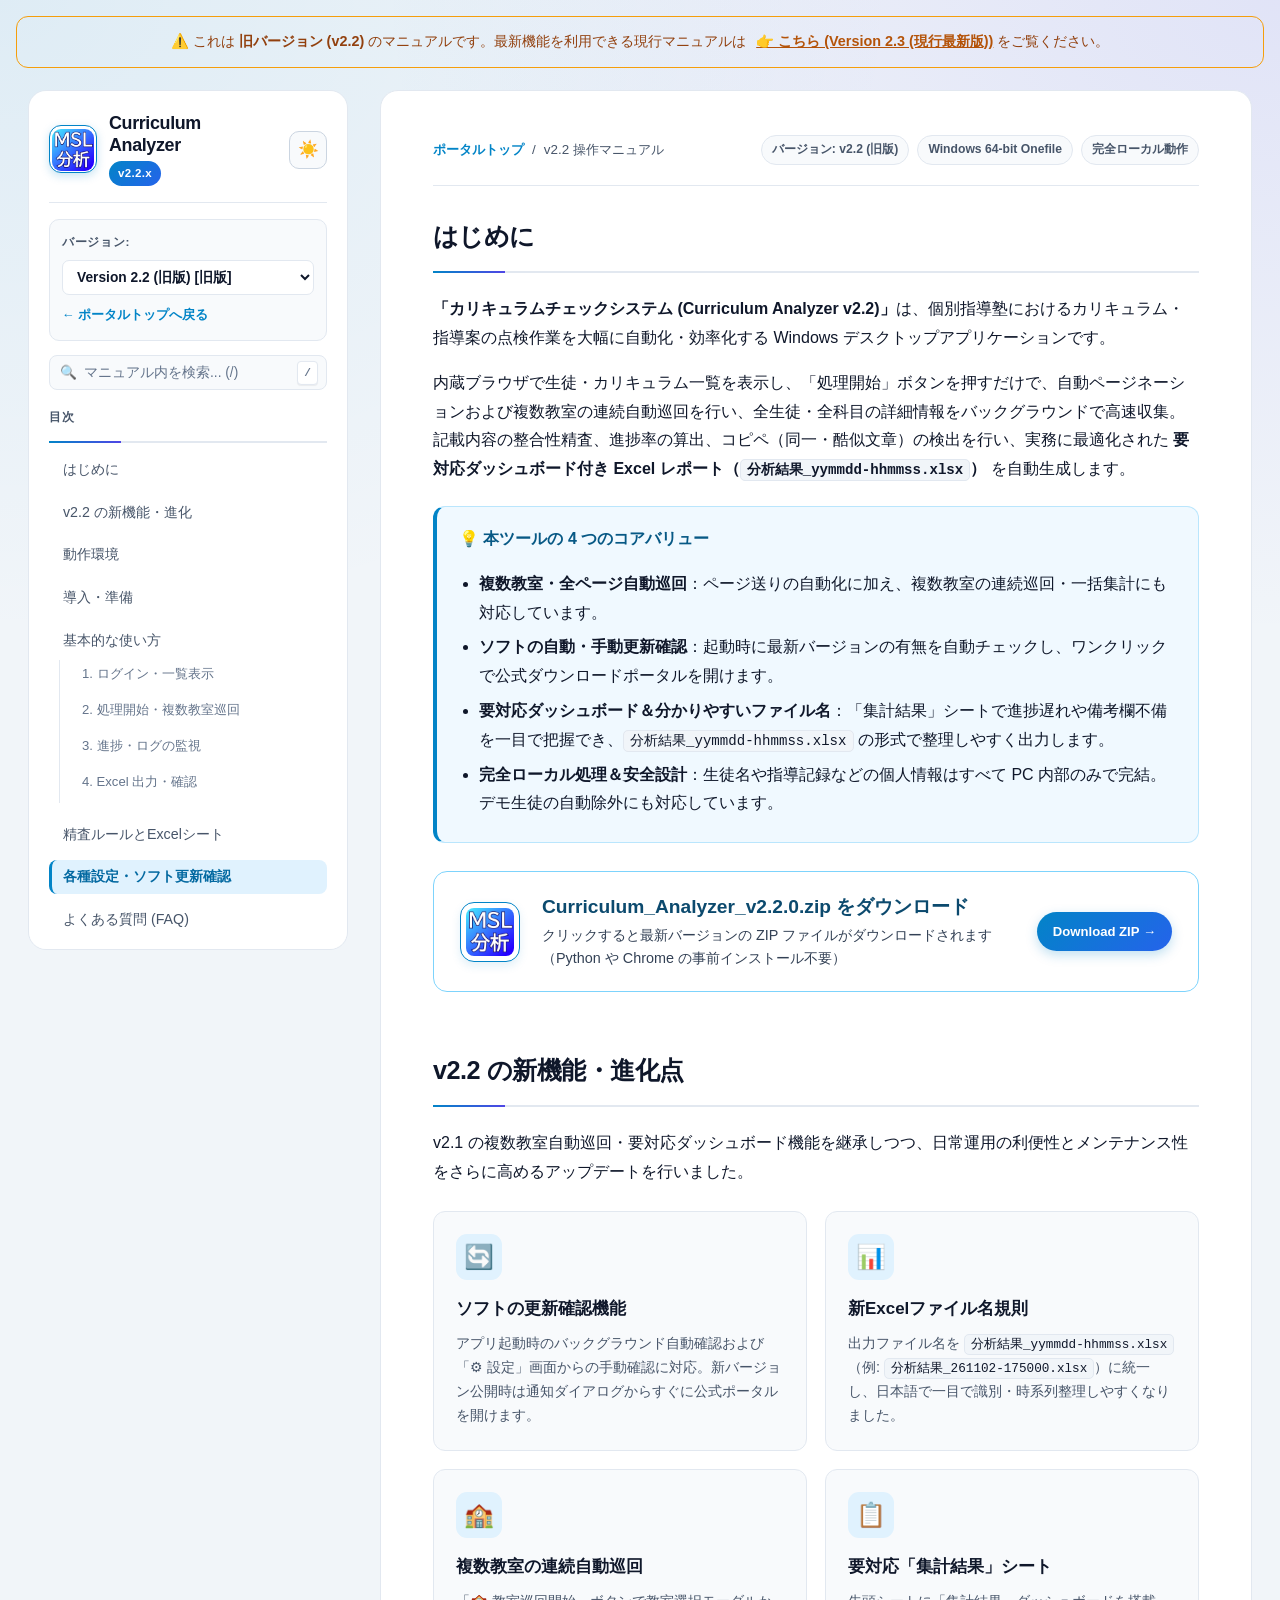
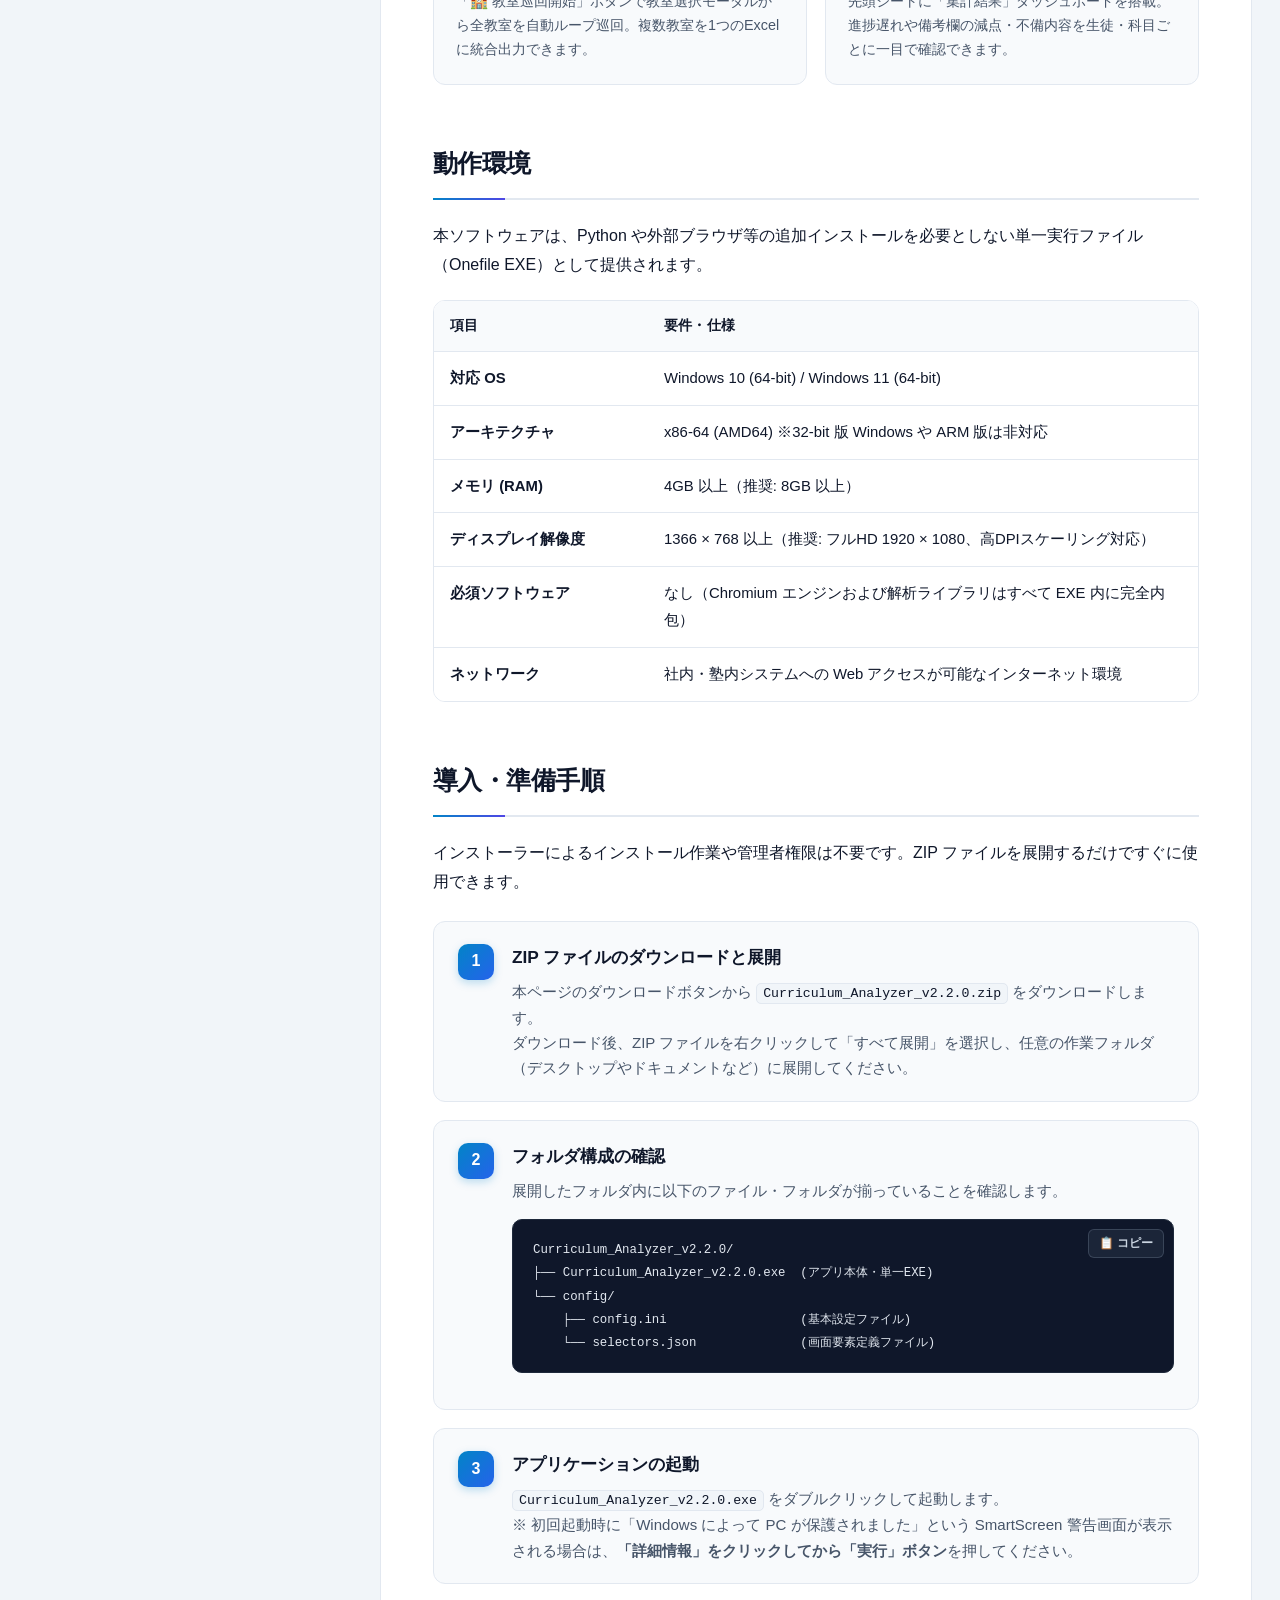
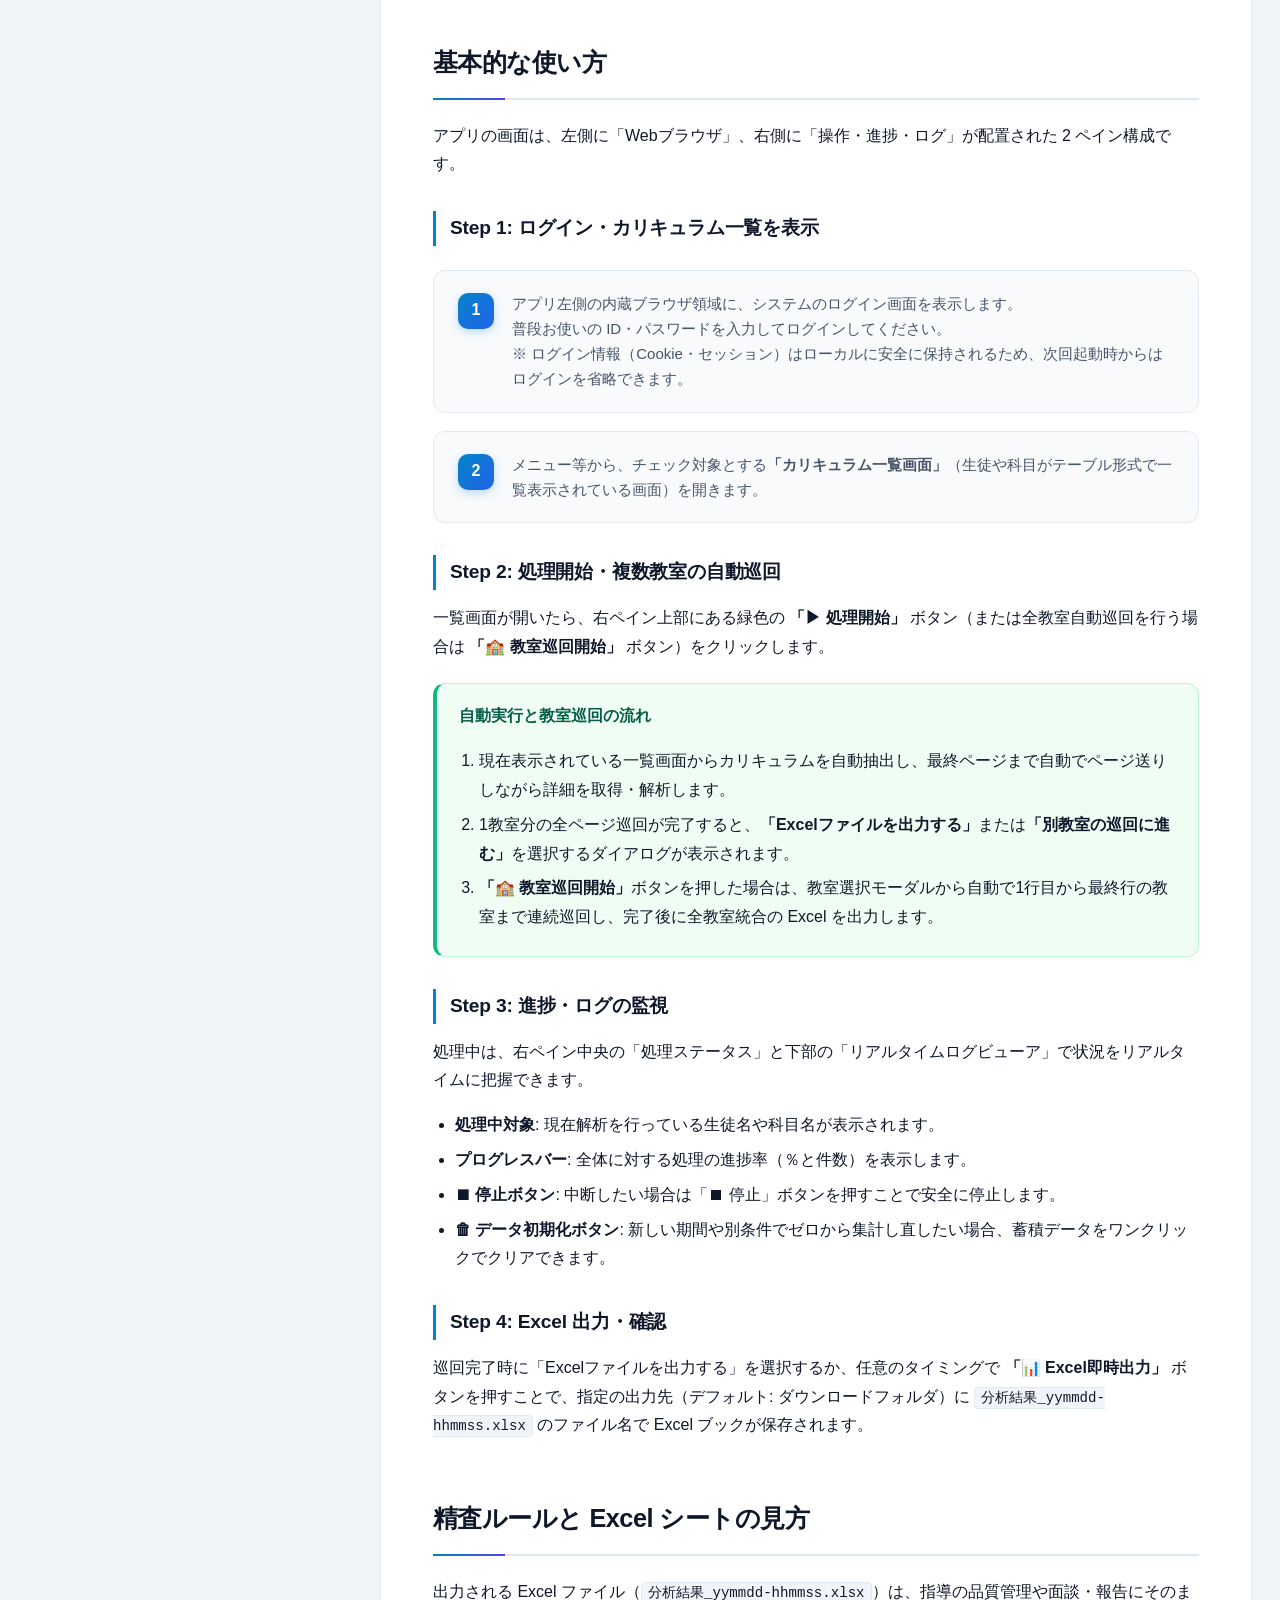
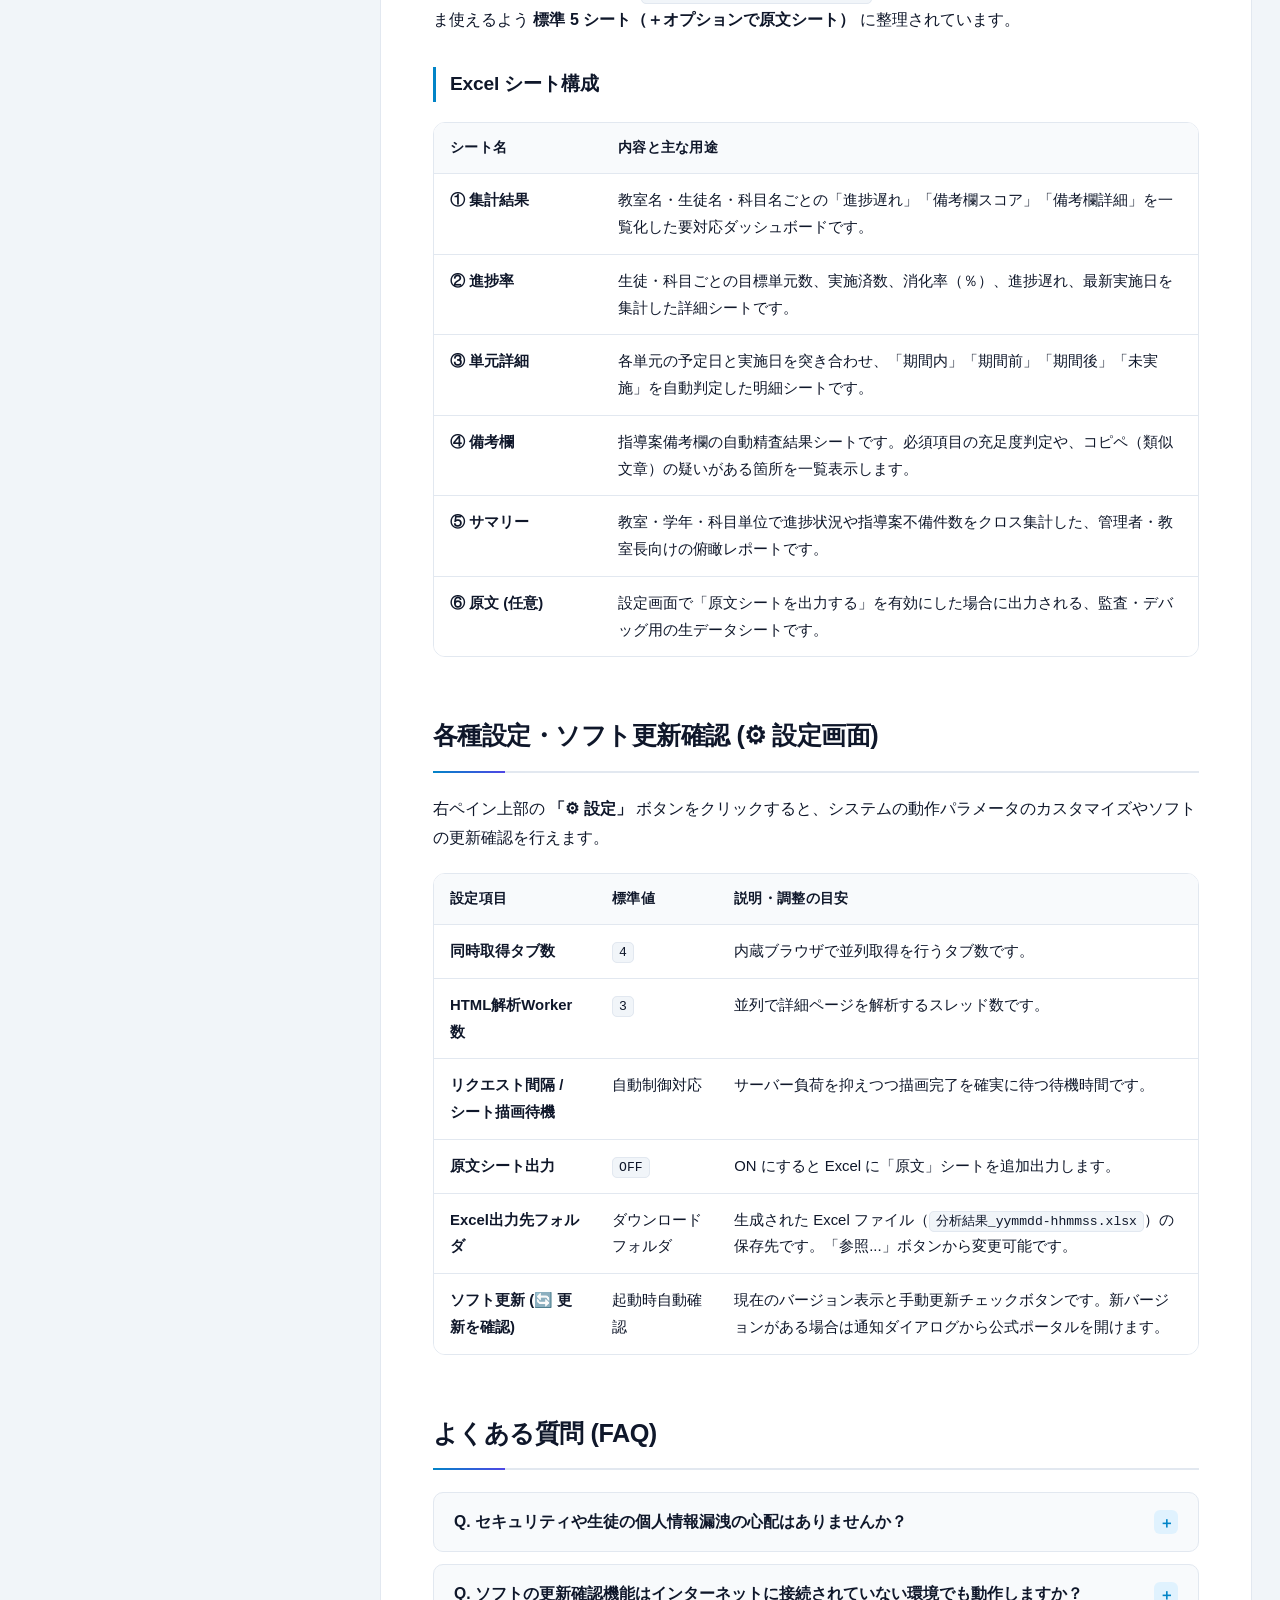
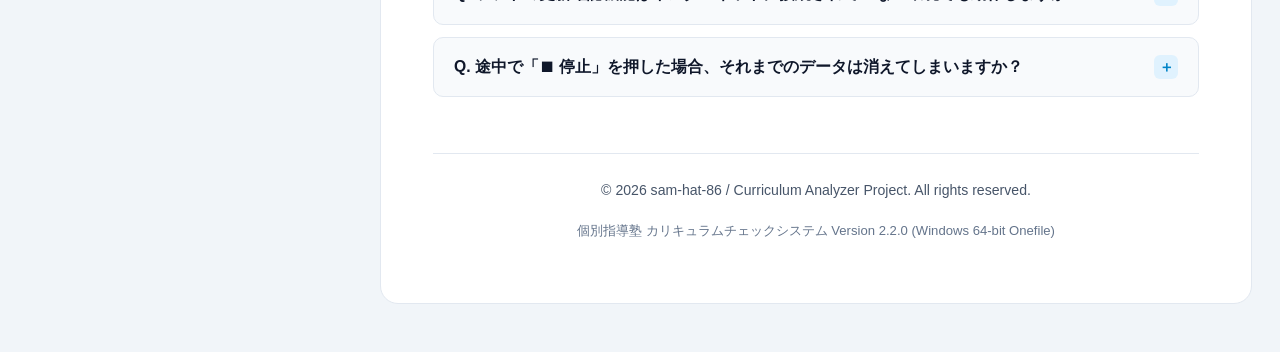
<file: docs/ver/2.2.html>
<!doctype html>
<html lang="ja">

<head>
    <meta charset="UTF-8" />
    <meta name="viewport" content="width=device-width, initial-scale=1.0" />
    <link rel="icon" href="../icon.png" type="image/png" />
    <link rel="stylesheet" href="../style.css" />
    <title>カリキュラムチェックシステム v2.2 (Curriculum Analyzer) - 公式ドキュメント・操作マニュアル</title>
    <meta name="description" content="個別指導塾向け カリキュラムチェックシステム (Curriculum Analyzer v2.2) のダウンロード・導入・使い方ガイド。ソフトの自動・手動更新確認、分かりやすいExcel出力ファイル名（分析結果_yymmdd-hhmmss.xlsx）、複数教室の連続自動巡回、要対応ダッシュボード付きExcel出力を完全サポート。">
    <!-- FOUC (白フラッシュ) 防止テーマ初期適用スクリプト -->
    <script>
        (function () {
            try {
                var saved = localStorage.getItem('ca-docs-theme');
                var isDark = saved === 'dark' || (!saved && window.matchMedia('(prefers-color-scheme: dark)').matches);
                if (isDark) {
                    document.documentElement.setAttribute('data-theme', 'dark');
                } else if (saved === 'light') {
                    document.documentElement.setAttribute('data-theme', 'light');
                }
            } catch (e) {}
        })();
    </script>
</head>

<body>
    <main id="main" role="main" tabindex="-1">

        <!-- サイドバー（目次・検索・ダウンロード） -->
        <aside class="note note-toc" aria-labelledby="toc-label">
            <div class="brand-header">
                <img src="../icon.png" alt="Curriculum Analyzer アイコン" />
                <div class="brand-title-wrap">
                    <h1>Curriculum<br>Analyzer</h1>
                    <span class="brand-badge">v2.2.x</span>
                </div>
                <button type="button" class="theme-toggle-btn" id="theme-toggle" aria-label="テーマ切り替え" title="テーマ切り替え">
                    ☀️
                </button>
            </div>

            <!-- バージョンセレクター -->
            <div class="version-switcher-box" data-current-ver="2.2">
                <label for="ver-select" class="ver-label">バージョン:</label>
                <select id="ver-select" class="ver-dropdown" aria-label="マニュアルのバージョンを選択">
                    <!-- ver.json から自動読み込みされます -->
                    <option value="./2.2.html" selected>v2.2</option>
                    <option value="../">🏠 ポータルトップ</option>
                </select>
                <a href="../" class="portal-back-link">← ポータルトップへ戻る</a>
            </div>

            <!-- クイック検索ボックス -->
            <div class="doc-search-box">
                <span class="doc-search-icon">🔍</span>
                <input type="search" id="doc-search" class="doc-search-input" placeholder="マニュアル内を検索... (/)" aria-label="マニュアル内を検索" autocomplete="off" />
                <kbd class="doc-search-kbd">/</kbd>
                <div id="doc-search-status" class="doc-search-status" role="status"></div>
            </div>

            <h2 id="toc-label" class="note-title">目次</h2>
            <ul class="toc">
                <li><a href="#introduction">はじめに</a></li>
                <li><a href="#whats-new">v2.2 の新機能・進化</a></li>
                <li><a href="#environment">動作環境</a></li>
                <li><a href="#installation">導入・準備</a></li>
                <li>
                    <a href="#usage">基本的な使い方</a>
                    <ul class="toc-sub">
                        <li><a href="#usage-step1">1. ログイン・一覧表示</a></li>
                        <li><a href="#usage-step2">2. 処理開始・複数教室巡回</a></li>
                        <li><a href="#usage-step3">3. 進捗・ログの監視</a></li>
                        <li><a href="#usage-step4">4. Excel 出力・確認</a></li>
                    </ul>
                </li>
                <li><a href="#rules-and-sheets">精査ルールとExcelシート</a></li>
                <li><a href="#settings">各種設定・ソフト更新確認</a></li>
                <li><a href="#faq">よくある質問 (FAQ)</a></li>
            </ul>

            <div class="toc-download">
                <a class="toc-download-button download-link" href="#" rel="noopener" data-link-key="appDownload" data-release-path="download/v2.2.0/Curriculum_Analyzer_v2.2.0.zip" download="Curriculum_Analyzer_v2.2.0.zip" aria-label="Curriculum Analyzer をダウンロード">
                    最新版 ZIP を<br>直接ダウンロード
                </a>
            </div>
        </aside>

        <!-- メインコンテンツ -->
        <article>
            <!-- ドキュメントメタバー -->
            <div class="doc-meta-bar">
                <div class="doc-breadcrumb">
                    <a href="../">ポータルトップ</a> <span>/</span> <span>v2.2 操作マニュアル</span>
                </div>
                <div class="doc-meta-chips">
                    <span class="doc-chip">最新バージョン: v2.2.0</span>
                    <span class="doc-chip">Windows 64-bit Onefile</span>
                    <span class="doc-chip">完全ローカル動作</span>
                </div>
            </div>

            <!-- 1. はじめに -->
            <section id="introduction" aria-labelledby="h-intro">
                <h2 id="h-intro">はじめに</h2>
                <p><strong>「カリキュラムチェックシステム (Curriculum Analyzer v2.2)」</strong>は、個別指導塾におけるカリキュラム・指導案の点検作業を大幅に自動化・効率化する Windows デスクトップアプリケーションです。</p>
                <p>内蔵ブラウザで生徒・カリキュラム一覧を表示し、「処理開始」ボタンを押すだけで、自動ページネーションおよび複数教室の連続自動巡回を行い、全生徒・全科目の詳細情報をバックグラウンドで高速収集。記載内容の整合性精査、進捗率の算出、コピペ（同一・酷似文章）の検出を行い、実務に最適化された <strong>要対応ダッシュボード付き Excel レポート（<code>分析結果_yymmdd-hhmmss.xlsx</code>）</strong> を自動生成します。</p>

                <div class="callout callout-info">
                    <div class="callout-title">💡 本ツールの 4 つのコアバリュー</div>
                    <ul style="margin-bottom: 0; padding-left: 20px;">
                        <li><strong>複数教室・全ページ自動巡回</strong>：ページ送りの自動化に加え、複数教室の連続巡回・一括集計にも対応しています。</li>
                        <li><strong>ソフトの自動・手動更新確認</strong>：起動時に最新バージョンの有無を自動チェックし、ワンクリックで公式ダウンロードポータルを開けます。</li>
                        <li><strong>要対応ダッシュボード＆分かりやすいファイル名</strong>：「集計結果」シートで進捗遅れや備考欄不備を一目で把握でき、<code>分析結果_yymmdd-hhmmss.xlsx</code> の形式で整理しやすく出力します。</li>
                        <li><strong>完全ローカル処理＆安全設計</strong>：生徒名や指導記録などの個人情報はすべて PC 内部のみで完結。デモ生徒の自動除外にも対応しています。</li>
                    </ul>
                </div>

                <a class="download-hero download-link" href="#" rel="noopener" data-link-key="appDownload" data-release-path="download/v2.2.0/Curriculum_Analyzer_v2.2.0.zip" download="Curriculum_Analyzer_v2.2.0.zip" aria-label="Curriculum Analyzer をダウンロード">
                    <img src="../icon.png" alt="Curriculum Analyzer アイコン" />
                    <div>
                        <div class="download-hero-title" data-link-text>Curriculum_Analyzer_v2.2.0.zip をダウンロード</div>
                        <div class="download-hero-desc">クリックすると最新バージョンの ZIP ファイルがダウンロードされます（Python や Chrome の事前インストール不要）</div>
                    </div>
                </a>
            </section>

            <!-- 2. v2.2の新機能と進化 -->
            <section id="whats-new" aria-labelledby="h-whats-new">
                <h2 id="h-whats-new">v2.2 の新機能・進化点</h2>
                <p>v2.1 の複数教室自動巡回・要対応ダッシュボード機能を継承しつつ、日常運用の利便性とメンテナンス性をさらに高めるアップデートを行いました。</p>

                <div class="feature-grid">
                    <div class="feature-card">
                        <div class="feature-icon">🔄</div>
                        <div class="feature-title">ソフトの更新確認機能</div>
                        <p class="feature-desc">アプリ起動時のバックグラウンド自動確認および「⚙ 設定」画面からの手動確認に対応。新バージョン公開時は通知ダイアログからすぐに公式ポータルを開けます。</p>
                    </div>
                    <div class="feature-card">
                        <div class="feature-icon">📊</div>
                        <div class="feature-title">新Excelファイル名規則</div>
                        <p class="feature-desc">出力ファイル名を <code>分析結果_yymmdd-hhmmss.xlsx</code>（例: <code>分析結果_261102-175000.xlsx</code>）に統一し、日本語で一目で識別・時系列整理しやすくなりました。</p>
                    </div>
                    <div class="feature-card">
                        <div class="feature-icon">🏫</div>
                        <div class="feature-title">複数教室の連続自動巡回</div>
                        <p class="feature-desc">「🏫 教室巡回開始」ボタンで教室選択モーダルから全教室を自動ループ巡回。複数教室を1つのExcelに統合出力できます。</p>
                    </div>
                    <div class="feature-card">
                        <div class="feature-icon">📋</div>
                        <div class="feature-title">要対応「集計結果」シート</div>
                        <p class="feature-desc">先頭シートに「集計結果」ダッシュボードを搭載。進捗遅れや備考欄の減点・不備内容を生徒・科目ごとに一目で確認できます。</p>
                    </div>
                </div>
            </section>

            <!-- 3. 動作環境 -->
            <section id="environment" aria-labelledby="h-env">
                <h2 id="h-env">動作環境</h2>
                <p>本ソフトウェアは、Python や外部ブラウザ等の追加インストールを必要としない単一実行ファイル（Onefile EXE）として提供されます。</p>

                <div class="table-wrapper">
                    <table>
                        <thead>
                            <tr>
                                <th style="width: 28%;">項目</th>
                                <th>要件・仕様</th>
                            </tr>
                        </thead>
                        <tbody>
                            <tr>
                                <td><strong>対応 OS</strong></td>
                                <td>Windows 10 (64-bit) / Windows 11 (64-bit)</td>
                            </tr>
                            <tr>
                                <td><strong>アーキテクチャ</strong></td>
                                <td>x86-64 (AMD64) ※32-bit 版 Windows や ARM 版は非対応</td>
                            </tr>
                            <tr>
                                <td><strong>メモリ (RAM)</strong></td>
                                <td>4GB 以上（推奨: 8GB 以上）</td>
                            </tr>
                            <tr>
                                <td><strong>ディスプレイ解像度</strong></td>
                                <td>1366 × 768 以上（推奨: フルHD 1920 × 1080、高DPIスケーリング対応）</td>
                            </tr>
                            <tr>
                                <td><strong>必須ソフトウェア</strong></td>
                                <td>なし（Chromium エンジンおよび解析ライブラリはすべて EXE 内に完全内包）</td>
                            </tr>
                            <tr>
                                <td><strong>ネットワーク</strong></td>
                                <td>社内・塾内システムへの Web アクセスが可能なインターネット環境</td>
                            </tr>
                        </tbody>
                    </table>
                </div>
            </section>

            <!-- 4. 導入・準備 -->
            <section id="installation" aria-labelledby="h-install">
                <h2 id="h-install">導入・準備手順</h2>
                <p>インストーラーによるインストール作業や管理者権限は不要です。ZIP ファイルを展開するだけですぐに使用できます。</p>

                <div class="step-list">
                    <div class="step-item">
                        <div class="step-number">1</div>
                        <div class="step-content">
                            <div class="step-title">ZIP ファイルのダウンロードと展開</div>
                            <p class="step-text">
                                本ページのダウンロードボタンから <code>Curriculum_Analyzer_v2.2.0.zip</code> をダウンロードします。<br>
                                ダウンロード後、ZIP ファイルを右クリックして「すべて展開」を選択し、任意の作業フォルダ（デスクトップやドキュメントなど）に展開してください。
                            </p>
                        </div>
                    </div>
                    <div class="step-item">
                        <div class="step-number">2</div>
                        <div class="step-content">
                            <div class="step-title">フォルダ構成の確認</div>
                            <p class="step-text">
                                展開したフォルダ内に以下のファイル・フォルダが揃っていることを確認します。
                            </p>
                            <pre><code>Curriculum_Analyzer_v2.2.0/
├── Curriculum_Analyzer_v2.2.0.exe  (アプリ本体・単一EXE)
└── config/
    ├── config.ini                  (基本設定ファイル)
    └── selectors.json              (画面要素定義ファイル)</code></pre>
                        </div>
                    </div>
                    <div class="step-item">
                        <div class="step-number">3</div>
                        <div class="step-content">
                            <div class="step-title">アプリケーションの起動</div>
                            <p class="step-text">
                                <code>Curriculum_Analyzer_v2.2.0.exe</code> をダブルクリックして起動します。<br>
                                ※ 初回起動時に「Windows によって PC が保護されました」という SmartScreen 警告画面が表示される場合は、<strong>「詳細情報」をクリックしてから「実行」ボタン</strong>を押してください。
                            </p>
                        </div>
                    </div>
                </div>
            </section>

            <!-- 5. 基本的な使い方 -->
            <section id="usage" aria-labelledby="h-usage">
                <h2 id="h-usage">基本的な使い方</h2>
                <p>アプリの画面は、左側に「Webブラウザ」、右側に「操作・進捗・ログ」が配置された 2 ペイン構成です。</p>

                <h3 id="usage-step1">Step 1: ログイン・カリキュラム一覧を表示</h3>
                <div class="step-list">
                    <div class="step-item">
                        <div class="step-number">1</div>
                        <div class="step-content">
                            <p class="step-text">
                                アプリ左側の内蔵ブラウザ領域に、システムのログイン画面を表示します。<br>
                                普段お使いの ID・パスワードを入力してログインしてください。<br>
                                ※ ログイン情報（Cookie・セッション）はローカルに安全に保持されるため、次回起動時からはログインを省略できます。
                            </p>
                        </div>
                    </div>
                    <div class="step-item">
                        <div class="step-number">2</div>
                        <div class="step-content">
                            <p class="step-text">
                                メニュー等から、チェック対象とする<strong>「カリキュラム一覧画面」</strong>（生徒や科目がテーブル形式で一覧表示されている画面）を開きます。
                            </p>
                        </div>
                    </div>
                </div>

                <h3 id="usage-step2">Step 2: 処理開始・複数教室の自動巡回</h3>
                <p>一覧画面が開いたら、右ペイン上部にある緑色の <strong>「▶ 処理開始」</strong> ボタン（または全教室自動巡回を行う場合は <strong>「🏫 教室巡回開始」</strong> ボタン）をクリックします。</p>
                <div class="callout callout-success">
                    <div class="callout-title">自動実行と教室巡回の流れ</div>
                    <ol style="margin-bottom: 0; padding-left: 20px;">
                        <li>現在表示されている一覧画面からカリキュラムを自動抽出し、最終ページまで自動でページ送りしながら詳細を取得・解析します。</li>
                        <li>1教室分の全ページ巡回が完了すると、<strong>「Excelファイルを出力する」</strong>または<strong>「別教室の巡回に進む」</strong>を選択するダイアログが表示されます。</li>
                        <li><strong>「🏫 教室巡回開始」</strong>ボタンを押した場合は、教室選択モーダルから自動で1行目から最終行の教室まで連続巡回し、完了後に全教室統合の Excel を出力します。</li>
                    </ol>
                </div>

                <h3 id="usage-step3">Step 3: 進捗・ログの監視</h3>
                <p>処理中は、右ペイン中央の「処理ステータス」と下部の「リアルタイムログビューア」で状況をリアルタイムに把握できます。</p>
                <ul>
                    <li><strong>処理中対象</strong>: 現在解析を行っている生徒名や科目名が表示されます。</li>
                    <li><strong>プログレスバー</strong>: 全体に対する処理の進捗率（％と件数）を表示します。</li>
                    <li><strong>⏹ 停止ボタン</strong>: 中断したい場合は「⏹ 停止」ボタンを押すことで安全に停止します。</li>
                    <li><strong>🗑 データ初期化ボタン</strong>: 新しい期間や別条件でゼロから集計し直したい場合、蓄積データをワンクリックでクリアできます。</li>
                </ul>

                <h3 id="usage-step4">Step 4: Excel 出力・確認</h3>
                <p>巡回完了時に「Excelファイルを出力する」を選択するか、任意のタイミングで <strong>「📊 Excel即時出力」</strong> ボタンを押すことで、指定の出力先（デフォルト: ダウンロードフォルダ）に <code>分析結果_yymmdd-hhmmss.xlsx</code> のファイル名で Excel ブックが保存されます。</p>
            </section>

            <!-- 6. 精査ルールとExcelシート -->
            <section id="rules-and-sheets" aria-labelledby="h-rules">
                <h2 id="h-rules">精査ルールと Excel シートの見方</h2>
                <p>出力される Excel ファイル（<code>分析結果_yymmdd-hhmmss.xlsx</code>）は、指導の品質管理や面談・報告にそのまま使えるよう <strong>標準 5 シート（＋オプションで原文シート）</strong> に整理されています。</p>

                <h3>Excel シート構成</h3>
                <div class="table-wrapper">
                    <table>
                        <thead>
                            <tr>
                                <th style="width: 22%;">シート名</th>
                                <th>内容と主な用途</th>
                            </tr>
                        </thead>
                        <tbody>
                            <tr>
                                <td><strong>① 集計結果</strong></td>
                                <td>教室名・生徒名・科目名ごとの「進捗遅れ」「備考欄スコア」「備考欄詳細」を一覧化した要対応ダッシュボードです。</td>
                            </tr>
                            <tr>
                                <td><strong>② 進捗率</strong></td>
                                <td>生徒・科目ごとの目標単元数、実施済数、消化率（％）、進捗遅れ、最新実施日を集計した詳細シートです。</td>
                            </tr>
                            <tr>
                                <td><strong>③ 単元詳細</strong></td>
                                <td>各単元の予定日と実施日を突き合わせ、「期間内」「期間前」「期間後」「未実施」を自動判定した明細シートです。</td>
                            </tr>
                            <tr>
                                <td><strong>④ 備考欄</strong></td>
                                <td>指導案備考欄の自動精査結果シートです。必須項目の充足度判定や、コピペ（類似文章）の疑いがある箇所を一覧表示します。</td>
                            </tr>
                            <tr>
                                <td><strong>⑤ サマリー</strong></td>
                                <td>教室・学年・科目単位で進捗状況や指導案不備件数をクロス集計した、管理者・教室長向けの俯瞰レポートです。</td>
                            </tr>
                            <tr>
                                <td><strong>⑥ 原文 (任意)</strong></td>
                                <td>設定画面で「原文シートを出力する」を有効にした場合に出力される、監査・デバッグ用の生データシートです。</td>
                            </tr>
                        </tbody>
                    </table>
                </div>
            </section>

            <!-- 7. 各種設定 -->
            <section id="settings" aria-labelledby="h-settings">
                <h2 id="h-settings">各種設定・ソフト更新確認 (⚙ 設定画面)</h2>
                <p>右ペイン上部の <strong>「⚙ 設定」</strong> ボタンをクリックすると、システムの動作パラメータのカスタマイズやソフトの更新確認を行えます。</p>

                <div class="table-wrapper">
                    <table>
                        <thead>
                            <tr>
                                <th>設定項目</th>
                                <th>標準値</th>
                                <th>説明・調整の目安</th>
                            </tr>
                        </thead>
                        <tbody>
                            <tr>
                                <td><strong>同時取得タブ数</strong></td>
                                <td><code>4</code></td>
                                <td>内蔵ブラウザで並列取得を行うタブ数です。</td>
                            </tr>
                            <tr>
                                <td><strong>HTML解析Worker数</strong></td>
                                <td><code>3</code></td>
                                <td>並列で詳細ページを解析するスレッド数です。</td>
                            </tr>
                            <tr>
                                <td><strong>リクエスト間隔 / シート描画待機</strong></td>
                                <td>自動制御対応</td>
                                <td>サーバー負荷を抑えつつ描画完了を確実に待つ待機時間です。</td>
                            </tr>
                            <tr>
                                <td><strong>原文シート出力</strong></td>
                                <td><code>OFF</code></td>
                                <td>ON にすると Excel に「原文」シートを追加出力します。</td>
                            </tr>
                            <tr>
                                <td><strong>Excel出力先フォルダ</strong></td>
                                <td>ダウンロードフォルダ</td>
                                <td>生成された Excel ファイル（<code>分析結果_yymmdd-hhmmss.xlsx</code>）の保存先です。「参照...」ボタンから変更可能です。</td>
                            </tr>
                            <tr>
                                <td><strong>ソフト更新 (🔄 更新を確認)</strong></td>
                                <td>起動時自動確認</td>
                                <td>現在のバージョン表示と手動更新チェックボタンです。新バージョンがある場合は通知ダイアログから公式ポータルを開けます。</td>
                            </tr>
                        </tbody>
                    </table>
                </div>
            </section>

            <!-- 8. よくある質問 (FAQ) -->
            <section id="faq" aria-labelledby="h-faq">
                <h2 id="h-faq">よくある質問 (FAQ)</h2>

                <details>
                    <summary>Q. セキュリティや生徒の個人情報漏洩の心配はありませんか？</summary>
                    <p>
                        <strong>一切ありません。</strong><br>
                        Curriculum Analyzer は、生徒情報を外部のサーバーやクラウド・AIサービスへ送信する機能を一切持っていません。内蔵ブラウザで取得した HTML や解析した生徒名・指導内容・Excel ファイルは、<strong>すべて操作している PC の内部（ローカルストレージ）のみで安全に処理・保存</strong>されます。
                    </p>
                </details>

                <details>
                    <summary>Q. ソフトの更新確認機能はインターネットに接続されていない環境でも動作しますか？</summary>
                    <p>
                        <strong>問題なく動作します。</strong><br>
                        起動時の自動更新確認はバックグラウンドで行われ、社内専用ネットワーク等で外部サイトへ接続できない場合はエラー画面を出さずに自動でスキップされます。通常業務の妨げになることはありません。
                    </p>
                </details>

                <details>
                    <summary>Q. 途中で「⏹ 停止」を押した場合、それまでのデータは消えてしまいますか？</summary>
                    <p>
                        <strong>消えません。</strong><br>
                        処理途中に停止した場合でも、それまでに取得・解析が完了した単元はローカルデータベースに安全にコミットされています。「📊 Excel即時出力」ボタンを押すことで、停止時点までの集計データをそのまま Excel として書き出すことができます。
                    </p>
                </details>
            </section>

            <!-- フッター -->
            <footer>
                <p>&copy; 2026 sam-hat-86 / Curriculum Analyzer Project. All rights reserved.</p>
                <p style="font-size: 0.82rem; color: var(--muted-light);">
                    個別指導塾 カリキュラムチェックシステム Version 2.2.0 (Windows 64-bit Onefile)
                </p>
            </footer>
        </article>
    </main>

    <script src="../script.js"></script>
</body>

</html>
</file>
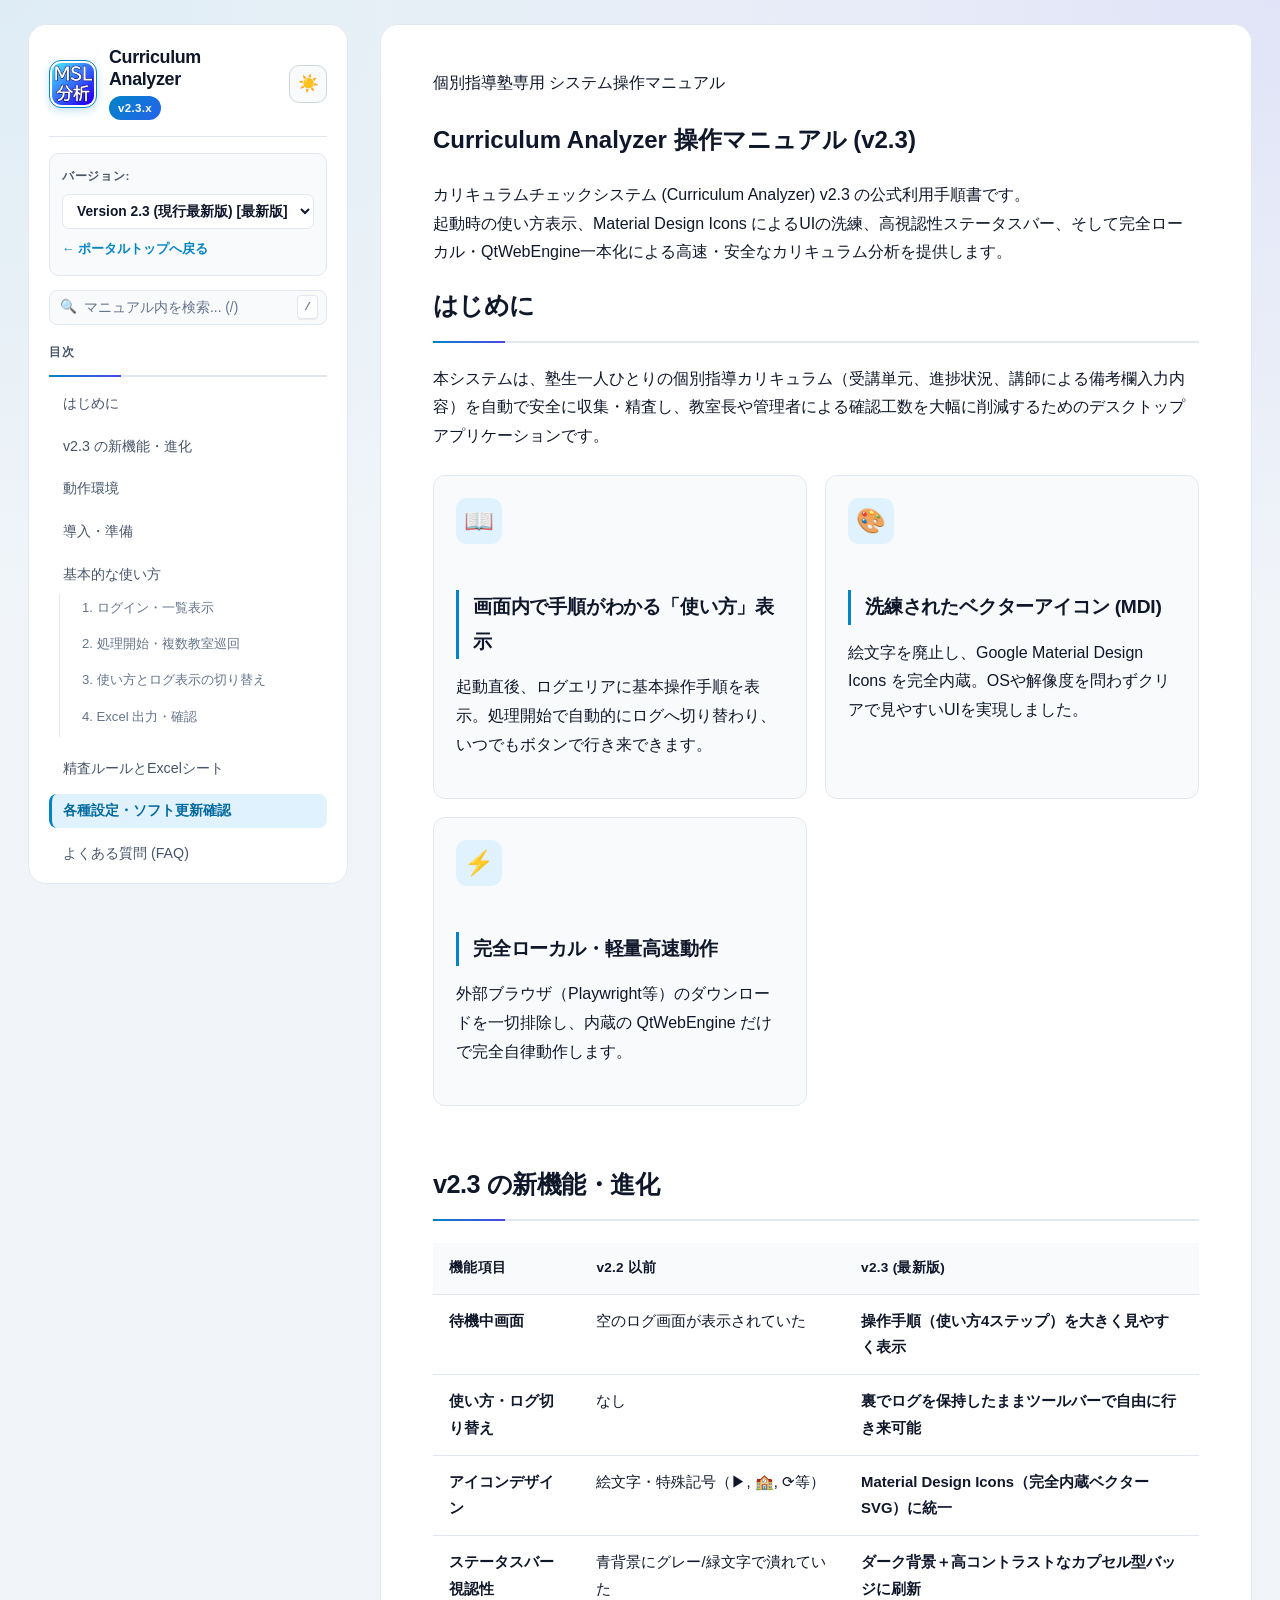
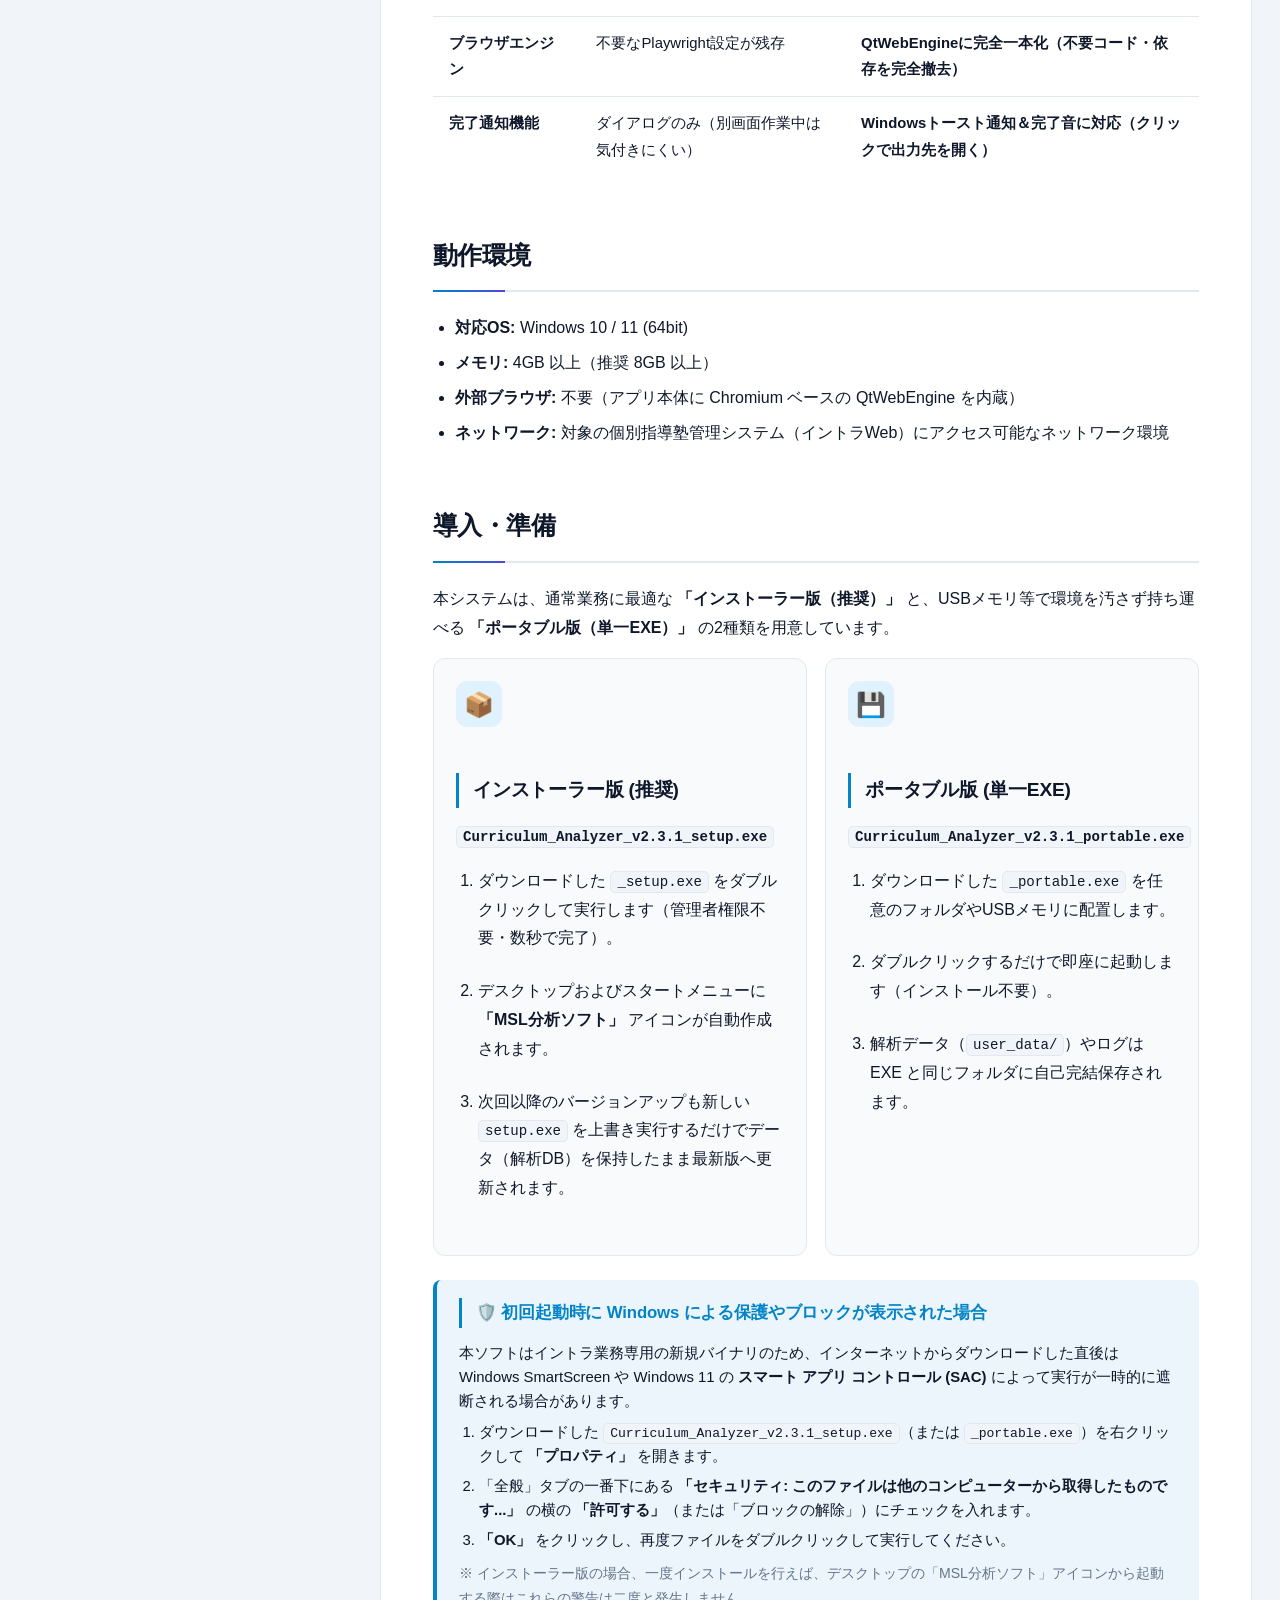
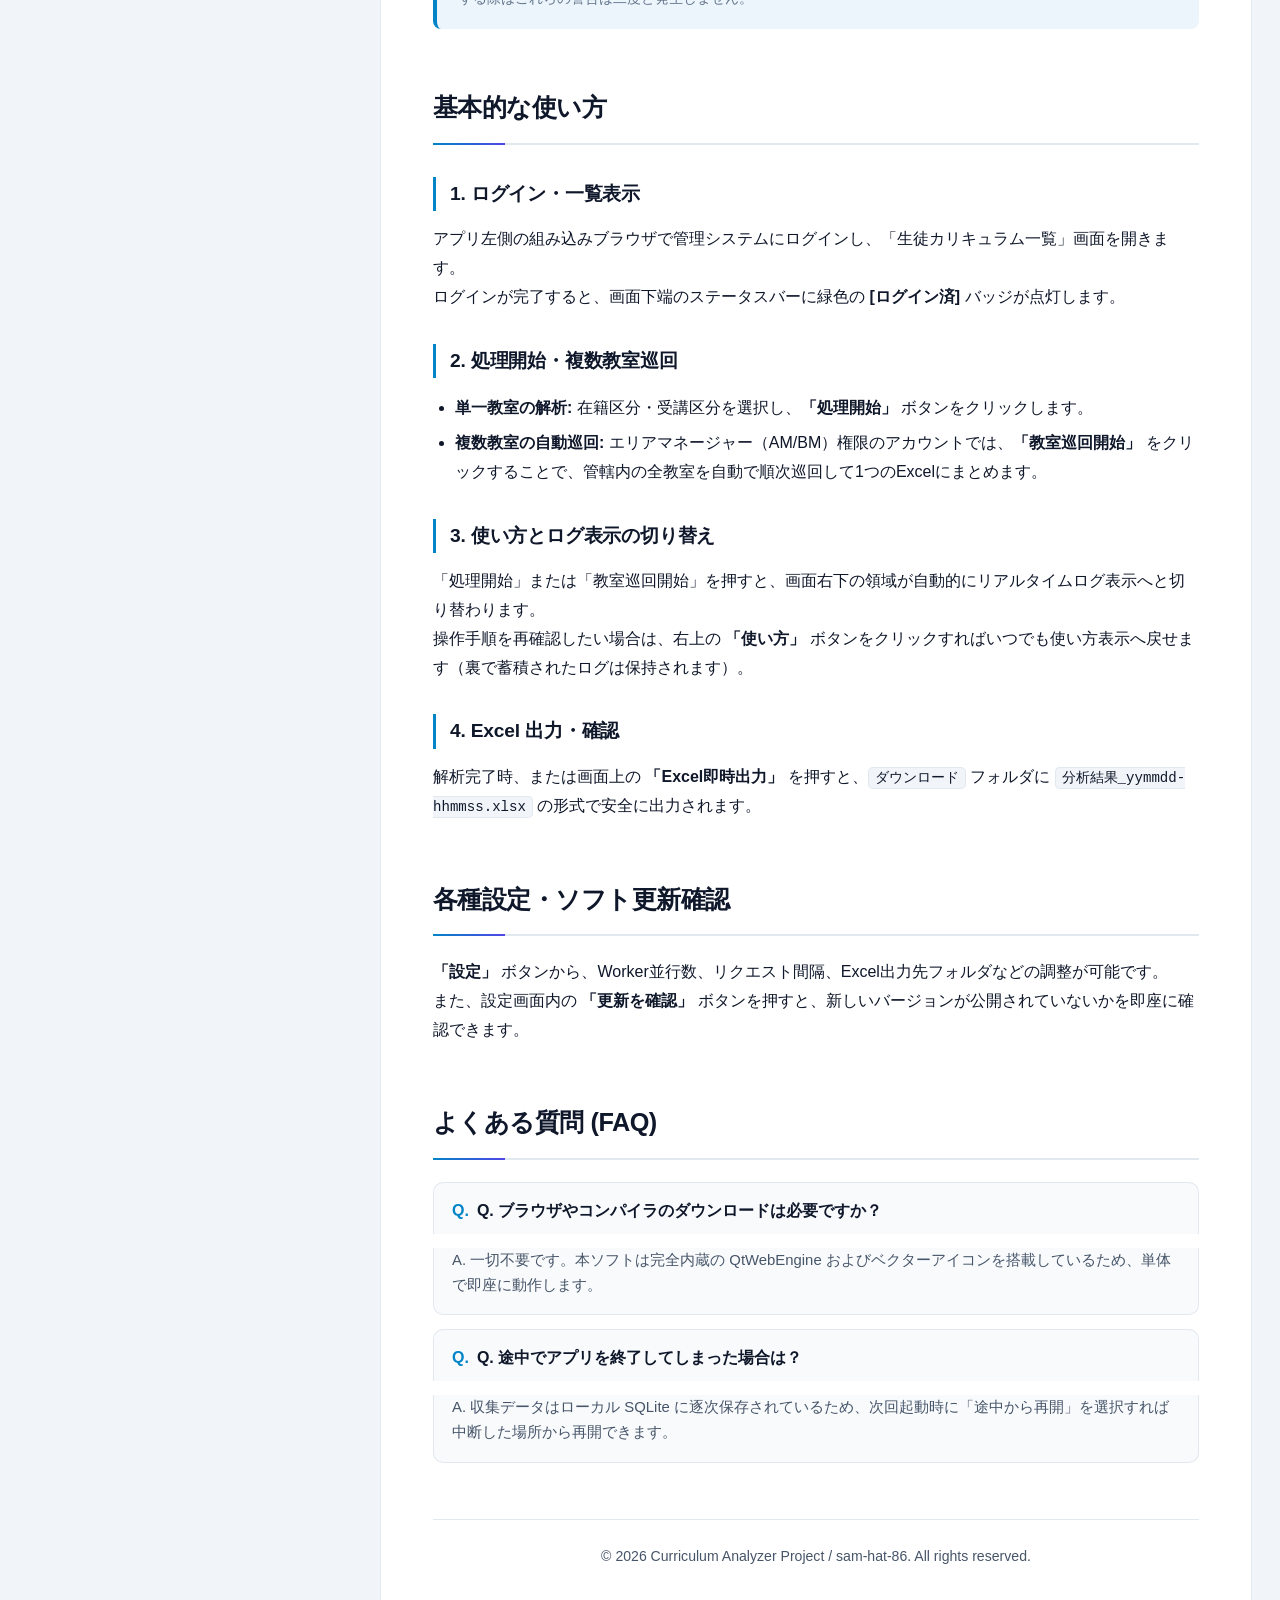
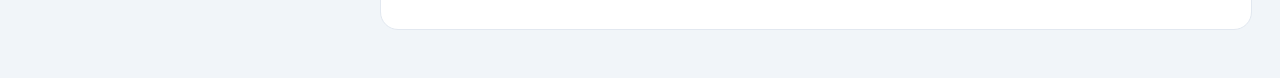
<file: docs/ver/2.3.html>
<!doctype html>
<html lang="ja">

<head>
    <meta charset="UTF-8" />
    <meta name="viewport" content="width=device-width, initial-scale=1.0" />
    <link rel="icon" href="../icon.png" type="image/png" />
    <link rel="stylesheet" href="../style.css" />
    <title>カリキュラムチェックシステム v2.3 (Curriculum Analyzer) - 公式ドキュメント・操作マニュアル</title>
    <meta name="description" content="個別指導塾向け カリキュラムチェックシステム (Curriculum Analyzer v2.3) のダウンロード・導入・使い方ガイド。UI刷新（Material Design Icons）、待機中の使い方表示、高視認性ステータスバー、QtWebEngine完全一本化による高速・軽量化をサポート。">
    <!-- FOUC (白フラッシュ) 防止テーマ初期適用スクリプト -->
    <script>
        (function () {
            try {
                var saved = localStorage.getItem('ca-docs-theme');
                var isDark = saved === 'dark' || (!saved && window.matchMedia('(prefers-color-scheme: dark)').matches);
                if (isDark) {
                    document.documentElement.setAttribute('data-theme', 'dark');
                } else if (saved === 'light') {
                    document.documentElement.setAttribute('data-theme', 'light');
                }
            } catch (e) {}
        })();
    </script>
</head>

<body>
    <main id="main" role="main" tabindex="-1">

        <!-- サイドバー（目次・検索・ダウンロード） -->
        <aside class="note note-toc" aria-labelledby="toc-label">
            <div class="brand-header">
                <img src="../icon.png" alt="Curriculum Analyzer アイコン" />
                <div class="brand-title-wrap">
                    <h1>Curriculum<br>Analyzer</h1>
                    <span class="brand-badge">v2.3.x</span>
                </div>
                <button type="button" class="theme-toggle-btn" id="theme-toggle" aria-label="テーマ切り替え" title="テーマ切り替え">
                    ☀️
                </button>
            </div>

            <!-- バージョンセレクター -->
            <div class="version-switcher-box" data-current-ver="2.3">
                <label for="ver-select" class="ver-label">バージョン:</label>
                <select id="ver-select" class="ver-dropdown" aria-label="マニュアルのバージョンを選択">
                    <!-- ver.json から自動読み込みされます -->
                    <option value="./2.3.html" selected>v2.3</option>
                    <option value="../">🏠 ポータルトップ</option>
                </select>
                <a href="../" class="portal-back-link">← ポータルトップへ戻る</a>
            </div>

            <!-- クイック検索ボックス -->
            <div class="doc-search-box">
                <span class="doc-search-icon">🔍</span>
                <input type="search" id="doc-search" class="doc-search-input" placeholder="マニュアル内を検索... (/)" aria-label="マニュアル内を検索" autocomplete="off" />
                <kbd class="doc-search-kbd">/</kbd>
                <div id="doc-search-status" class="doc-search-status" role="status"></div>
            </div>

            <h2 id="toc-label" class="note-title">目次</h2>
            <ul class="toc">
                <li><a href="#introduction">はじめに</a></li>
                <li><a href="#whats-new">v2.3 の新機能・進化</a></li>
                <li><a href="#environment">動作環境</a></li>
                <li><a href="#installation">導入・準備</a></li>
                <li>
                    <a href="#usage">基本的な使い方</a>
                    <ul class="toc-sub">
                        <li><a href="#usage-step1">1. ログイン・一覧表示</a></li>
                        <li><a href="#usage-step2">2. 処理開始・複数教室巡回</a></li>
                        <li><a href="#usage-step3">3. 使い方とログ表示の切り替え</a></li>
                        <li><a href="#usage-step4">4. Excel 出力・確認</a></li>
                    </ul>
                </li>
                <li><a href="#rules-and-sheets">精査ルールとExcelシート</a></li>
                <li><a href="#settings">各種設定・ソフト更新確認</a></li>
                <li><a href="#faq">よくある質問 (FAQ)</a></li>
            </ul>

            <div class="sidebar-download-box">
                <a href="https://github.com/sam-hat-86/Curriculum_Analyzer/releases/latest" class="btn btn-primary btn-block" id="sidebar-download-btn" target="_blank" rel="noopener noreferrer">
                    最新版をダウンロード (v2.3)
                </a>
            </div>
        </aside>

        <!-- メインコンテンツ -->
        <article class="content">

            <header class="doc-header">
                <div class="header-tag">個別指導塾専用 システム操作マニュアル</div>
                <h1 class="doc-title">Curriculum Analyzer 操作マニュアル (v2.3)</h1>
                <p class="doc-lead">
                    カリキュラムチェックシステム (Curriculum Analyzer) v2.3 の公式利用手順書です。<br>
                    起動時の使い方表示、Material Design Icons によるUIの洗練、高視認性ステータスバー、そして完全ローカル・QtWebEngine一本化による高速・安全なカリキュラム分析を提供します。
                </p>
            </header>

            <!-- はじめに -->
            <section id="introduction">
                <h2>はじめに</h2>
                <p>
                    本システムは、塾生一人ひとりの個別指導カリキュラム（受講単元、進捗状況、講師による備考欄入力内容）を自動で安全に収集・精査し、教室長や管理者による確認工数を大幅に削減するためのデスクトップアプリケーションです。
                </p>
                <div class="feature-grid">
                    <div class="feature-card">
                        <div class="feature-icon">📖</div>
                        <h3>画面内で手順がわかる「使い方」表示</h3>
                        <p>起動直後、ログエリアに基本操作手順を表示。処理開始で自動的にログへ切り替わり、いつでもボタンで行き来できます。</p>
                    </div>
                    <div class="feature-card">
                        <div class="feature-icon">🎨</div>
                        <h3>洗練されたベクターアイコン (MDI)</h3>
                        <p>絵文字を廃止し、Google Material Design Icons を完全内蔵。OSや解像度を問わずクリアで見やすいUIを実現しました。</p>
                    </div>
                    <div class="feature-card">
                        <div class="feature-icon">⚡</div>
                        <h3>完全ローカル・軽量高速動作</h3>
                        <p>外部ブラウザ（Playwright等）のダウンロードを一切排除し、内蔵の QtWebEngine だけで完全自律動作します。</p>
                    </div>
                </div>
            </section>

            <!-- v2.3 の新機能 -->
            <section id="whats-new">
                <h2>v2.3 の新機能・進化</h2>
                <div class="spec-table-wrap">
                    <table class="spec-table">
                        <thead>
                            <tr>
                                <th>機能項目</th>
                                <th>v2.2 以前</th>
                                <th>v2.3 (最新版)</th>
                            </tr>
                        </thead>
                        <tbody>
                            <tr>
                                <td><strong>待機中画面</strong></td>
                                <td>空のログ画面が表示されていた</td>
                                <td><strong>操作手順（使い方4ステップ）を大きく見やすく表示</strong></td>
                            </tr>
                            <tr>
                                <td><strong>使い方・ログ切り替え</strong></td>
                                <td>なし</td>
                                <td><strong>裏でログを保持したままツールバーで自由に行き来可能</strong></td>
                            </tr>
                            <tr>
                                <td><strong>アイコンデザイン</strong></td>
                                <td>絵文字・特殊記号（▶, 🏫, ⟳等）</td>
                                <td><strong>Material Design Icons（完全内蔵ベクターSVG）に統一</strong></td>
                            </tr>
                            <tr>
                                <td><strong>ステータスバー視認性</strong></td>
                                <td>青背景にグレー/緑文字で潰れていた</td>
                                <td><strong>ダーク背景＋高コントラストなカプセル型バッジに刷新</strong></td>
                            </tr>
                            <tr>
                                <td><strong>ブラウザエンジン</strong></td>
                                <td>不要なPlaywright設定が残存</td>
                                <td><strong>QtWebEngineに完全一本化（不要コード・依存を完全撤去）</strong></td>
                            </tr>
                            <tr>
                                <td><strong>完了通知機能</strong></td>
                                <td>ダイアログのみ（別画面作業中は気付きにくい）</td>
                                <td><strong>Windowsトースト通知＆完了音に対応（クリックで出力先を開く）</strong></td>
                            </tr>
                        </tbody>
                    </table>
                </div>
            </section>

            <!-- 動作環境 -->
            <section id="environment">
                <h2>動作環境</h2>
                <ul>
                    <li><strong>対応OS:</strong> Windows 10 / 11 (64bit)</li>
                    <li><strong>メモリ:</strong> 4GB 以上（推奨 8GB 以上）</li>
                    <li><strong>外部ブラウザ:</strong> 不要（アプリ本体に Chromium ベースの QtWebEngine を内蔵）</li>
                    <li><strong>ネットワーク:</strong> 対象の個別指導塾管理システム（イントラWeb）にアクセス可能なネットワーク環境</li>
                </ul>
            </section>

            <!-- 導入・準備 -->
            <section id="installation">
                <h2>導入・準備</h2>
                <p>
                    本システムは、通常業務に最適な <strong>「インストーラー版（推奨）」</strong> と、USBメモリ等で環境を汚さず持ち運べる <strong>「ポータブル版（単一EXE）」</strong> の2種類を用意しています。
                </p>

                <div class="feature-grid" style="margin-top: 16px;">
                    <div class="feature-card">
                        <div class="feature-icon">📦</div>
                        <h3>インストーラー版 (推奨)</h3>
                        <p><strong><code>Curriculum_Analyzer_v2.3.1_setup.exe</code></strong></p>
                        <ol class="step-list" style="margin-top: 10px;">
                            <li>ダウンロードした <code>_setup.exe</code> をダブルクリックして実行します（管理者権限不要・数秒で完了）。</li>
                            <li>デスクトップおよびスタートメニューに <strong>「MSL分析ソフト」</strong> アイコンが自動作成されます。</li>
                            <li>次回以降のバージョンアップも新しい <code>setup.exe</code> を上書き実行するだけでデータ（解析DB）を保持したまま最新版へ更新されます。</li>
                        </ol>
                    </div>

                    <div class="feature-card">
                        <div class="feature-icon">💾</div>
                        <h3>ポータブル版 (単一EXE)</h3>
                        <p><strong><code>Curriculum_Analyzer_v2.3.1_portable.exe</code></strong></p>
                        <ol class="step-list" style="margin-top: 10px;">
                            <li>ダウンロードした <code>_portable.exe</code> を任意のフォルダやUSBメモリに配置します。</li>
                            <li>ダブルクリックするだけで即座に起動します（インストール不要）。</li>
                            <li>解析データ（<code>user_data/</code>）やログは EXE と同じフォルダに自己完結保存されます。</li>
                        </ol>
                    </div>
                </div>

                <div class="note-box" style="margin-top: 24px; padding: 18px 22px; background: rgba(2, 132, 199, 0.08); border-left: 4px solid #0284c7; border-radius: 8px;">
                    <h3 style="margin-top: 0; color: #0284c7; font-size: 1.05rem;">🛡️ 初回起動時に Windows による保護やブロックが表示された場合</h3>
                    <p style="margin-bottom: 8px; font-size: 0.93rem; line-height: 1.6;">
                        本ソフトはイントラ業務専用の新規バイナリのため、インターネットからダウンロードした直後は Windows SmartScreen や Windows 11 の <strong>スマート アプリ コントロール (SAC)</strong> によって実行が一時的に遮断される場合があります。
                    </p>
                    <ol style="margin: 0; padding-left: 20px; font-size: 0.93rem; line-height: 1.6;">
                        <li>ダウンロードした <code>Curriculum_Analyzer_v2.3.1_setup.exe</code>（または <code>_portable.exe</code>）を右クリックして <strong>「プロパティ」</strong> を開きます。</li>
                        <li>「全般」タブの一番下にある <strong>「セキュリティ: このファイルは他のコンピューターから取得したものです...」</strong> の横の <strong>「許可する」</strong>（または「ブロックの解除」）にチェックを入れます。</li>
                        <li><strong>「OK」</strong> をクリックし、再度ファイルをダブルクリックして実行してください。</li>
                    </ol>
                    <p style="margin-top: 8px; margin-bottom: 0; font-size: 0.88rem; color: #64748b;">
                        ※ インストーラー版の場合、一度インストールを行えば、デスクトップの「MSL分析ソフト」アイコンから起動する際はこれらの警告は二度と発生しません。
                    </p>
                </div>
            </section>

            <!-- 基本的な使い方 -->
            <section id="usage">
                <h2>基本的な使い方</h2>

                <h3 id="usage-step1">1. ログイン・一覧表示</h3>
                <p>
                    アプリ左側の組み込みブラウザで管理システムにログインし、「生徒カリキュラム一覧」画面を開きます。<br>
                    ログインが完了すると、画面下端のステータスバーに緑色の <strong>[ログイン済]</strong> バッジが点灯します。
                </p>

                <h3 id="usage-step2">2. 処理開始・複数教室巡回</h3>
                <ul>
                    <li><strong>単一教室の解析:</strong> 在籍区分・受講区分を選択し、<strong>「処理開始」</strong> ボタンをクリックします。</li>
                    <li><strong>複数教室の自動巡回:</strong> エリアマネージャー（AM/BM）権限のアカウントでは、<strong>「教室巡回開始」</strong> をクリックすることで、管轄内の全教室を自動で順次巡回して1つのExcelにまとめます。</li>
                </ul>

                <h3 id="usage-step3">3. 使い方とログ表示の切り替え</h3>
                <p>
                    「処理開始」または「教室巡回開始」を押すと、画面右下の領域が自動的にリアルタイムログ表示へと切り替わります。<br>
                    操作手順を再確認したい場合は、右上の <strong>「使い方」</strong> ボタンをクリックすればいつでも使い方表示へ戻せます（裏で蓄積されたログは保持されます）。
                </p>

                <h3 id="usage-step4">4. Excel 出力・確認</h3>
                <p>
                    解析完了時、または画面上の <strong>「Excel即時出力」</strong> を押すと、<code>ダウンロード</code> フォルダに <code>分析結果_yymmdd-hhmmss.xlsx</code> の形式で安全に出力されます。
                </p>
            </section>

            <!-- 設定 -->
            <section id="settings">
                <h2>各種設定・ソフト更新確認</h2>
                <p>
                    <strong>「設定」</strong> ボタンから、Worker並行数、リクエスト間隔、Excel出力先フォルダなどの調整が可能です。<br>
                    また、設定画面内の <strong>「更新を確認」</strong> ボタンを押すと、新しいバージョンが公開されていないかを即座に確認できます。
                </p>
            </section>

            <!-- FAQ -->
            <section id="faq">
                <h2>よくある質問 (FAQ)</h2>
                <dl class="faq-list">
                    <dt>Q. ブラウザやコンパイラのダウンロードは必要ですか？</dt>
                    <dd>A. 一切不要です。本ソフトは完全内蔵の QtWebEngine およびベクターアイコンを搭載しているため、単体で即座に動作します。</dd>
                    <dt>Q. 途中でアプリを終了してしまった場合は？</dt>
                    <dd>A. 収集データはローカル SQLite に逐次保存されているため、次回起動時に「途中から再開」を選択すれば中断した場所から再開できます。</dd>
                </dl>
            </section>

            <footer class="doc-footer">
                <p>© 2026 Curriculum Analyzer Project / sam-hat-86. All rights reserved.</p>
            </footer>

        </article>
    </main>

    <script src="../script.js"></script>
</body>

</html>
</file>
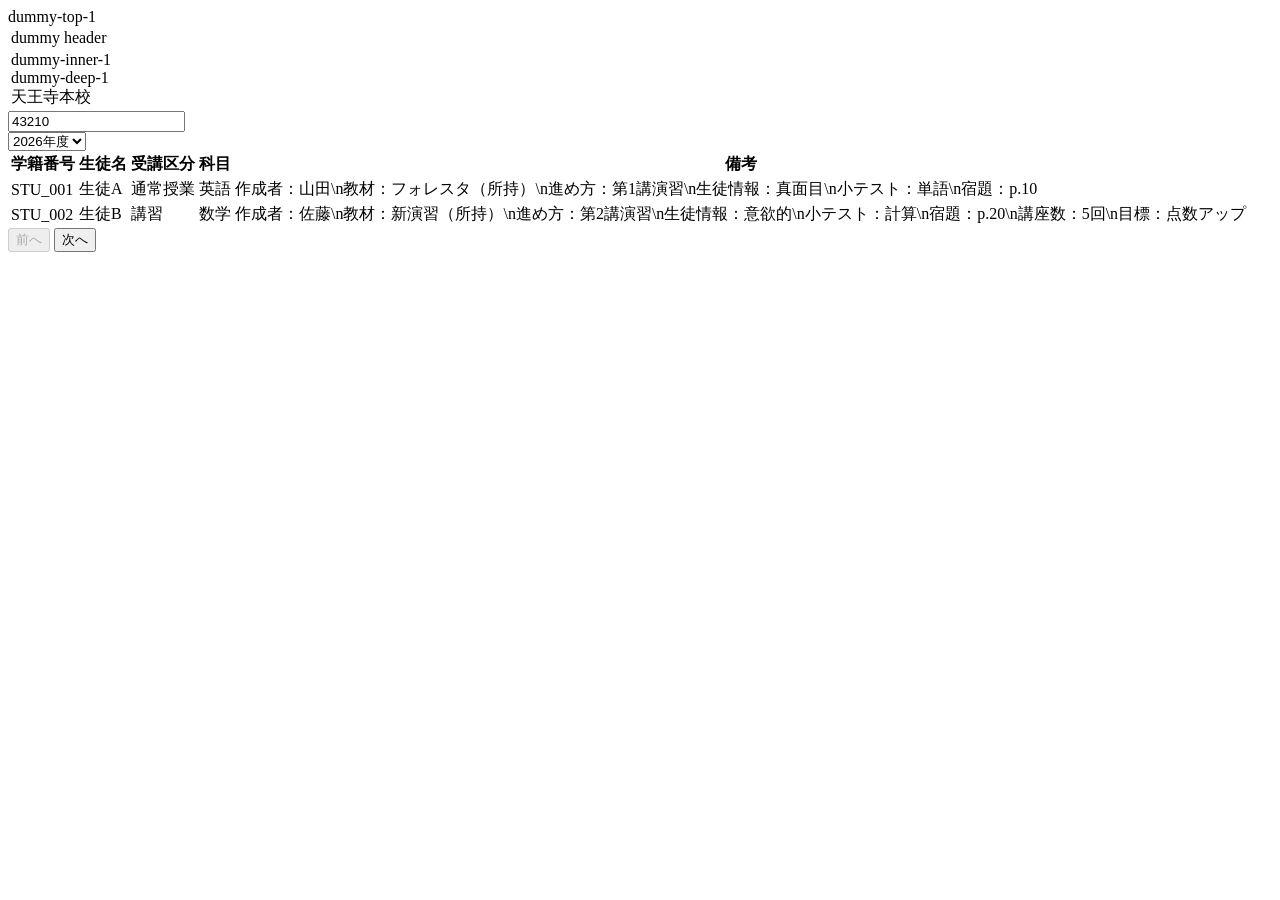
<file: tests/fixtures/mock_curriculum_page.html>
<!DOCTYPE html>
<html lang="ja">
<head>
    <meta charset="UTF-8">
    <title>モックカリキュラム画面</title>
    <style>
        .spinner {
            width: 50px;
            height: 50px;
        }
    </style>
</head>
<body>
    <div>
        <div>
            <div>dummy-top-1</div>
            <div>
                <div>
                    <div>
                        <div>
                            <!-- 教室名を含むテーブル (/html/body/div/div/div[2]/div/div[1]/div/table/tbody[2]/tr[1]/td[1]/div/div[2]/div/div/div[2]/div/span/span) -->
                            <table>
                                <tbody>
                                    <tr><td>dummy header</td></tr>
                                </tbody>
                                <tbody>
                                    <tr>
                                        <td>
                                            <div>
                                                <div>dummy-inner-1</div>
                                                <div>
                                                    <div>
                                                        <div>
                                                            <div>dummy-deep-1</div>
                                                            <div>
                                                                <div class="search-branch">
                                                                    <span>
                                                                        <span class="has-ellipsis tag branch-name-text">天王寺本校</span>
                                                                    </span>
                                                                </div>
                                                            </div>
                                                        </div>
                                                    </div>
                                                </div>
                                            </div>
                                        </td>
                                    </tr>
                                </tbody>
                            </table>
                            <div class="branch-code-input">
                                <input type="text" placeholder="教室コード" value="43210" />
                            </div>
                            <div>
                                <select class="school-year">
                                    <option value="2025">2025年度</option>
                                    <option value="2026" selected>2026年度</option>
                                </select>
                            </div>
                        </div>
                    </div>
                    <!-- ローディング表示用要素 -->
                    <div id="loadingIndicator" class="spinner" style="display: none;">読み込み中...</div>
                    <!-- カリキュラムテーブル -->
                    <table class="curriculum-table">
                        <thead>
                            <tr>
                                <th>学籍番号</th>
                                <th>生徒名</th>
                                <th>受講区分</th>
                                <th>科目</th>
                                <th>備考</th>
                            </tr>
                        </thead>
                        <tbody>
                            <tr>
                                <td>STU_001</td>
                                <td>生徒A</td>
                                <td>通常授業</td>
                                <td>英語</td>
                                <td>作成者：山田\n教材：フォレスタ（所持）\n進め方：第1講演習\n生徒情報：真面目\n小テスト：単語\n宿題：p.10</td>
                            </tr>
                            <tr>
                                <td>STU_002</td>
                                <td>生徒B</td>
                                <td>講習</td>
                                <td>数学</td>
                                <td>作成者：佐藤\n教材：新演習（所持）\n進め方：第2講演習\n生徒情報：意欲的\n小テスト：計算\n宿題：p.20\n講座数：5回\n目標：点数アップ</td>
                            </tr>
                        </tbody>
                    </table>
                    <!-- ページネーション -->
                    <div class="pagination">
                        <button class="btn-prev" disabled>前へ</button>
                        <button class="btn-next">次へ</button>
                    </div>
                </div>
            </div>
        </div>
    </div>
</body>
</html>
</file>
<file: docs/style.css>
/* ==========================================================================
   Curriculum Analyzer - Official Documentation & Portal Stylesheet
   Modern CSS: light-dark(), color-mix(), filter & relative dynamic states
   ========================================================================== */

:root {
    /* Enable automatic OS light/dark scheme resolution for light-dark() */
    color-scheme: light dark;

    /* Brand & Accent Colors */
    --color-primary: light-dark(#0284c7, #38bdf8);
    --color-primary-strong: light-dark(#0369a1, #7dd3fc);
    --color-primary-vivid: light-dark(#2563eb, #3b82f6);
    --color-primary-indigo: light-dark(#4f46e5, #6366f1);
    --color-primary-light: light-dark(#e0f2fe, rgba(56, 189, 248, 0.14));
    --color-primary-subtle: light-dark(rgba(2, 132, 199, 0.08), rgba(56, 189, 248, 0.1));
    --color-primary-glow: light-dark(rgba(2, 132, 199, 0.22), rgba(56, 189, 248, 0.25));

    --color-accent-green: light-dark(#059669, #34d399);
    --color-accent-green-light: light-dark(#ecfdf5, rgba(16, 185, 129, 0.14));
    --color-accent-amber: light-dark(#d97706, #fbbf24);
    --color-accent-amber-light: light-dark(#fffbeb, rgba(245, 158, 11, 0.14));
    --color-accent-red: light-dark(#dc2626, #f87171);
    --color-accent-red-light: light-dark(#fef2f2, rgba(239, 68, 68, 0.14));

    /* Surface & Background */
    --color-bg: light-dark(#f1f5f9, #0b1120);
    --color-bg-portal: light-dark(#f8fafc, #090d16);
    --color-surface: light-dark(#ffffff, #111827);
    --color-surface-elevated: light-dark(#ffffff, #1e293b);
    --color-surface-sub: light-dark(#f8fafc, #162032);
    --color-header-glass: light-dark(rgba(255, 255, 255, 0.82), rgba(15, 23, 42, 0.82));

    /* Text & Borders */
    --text: light-dark(#0f172a, #e2e8f0);
    --text-heading: light-dark(#0f172a, #f8fafc);
    --muted: light-dark(#475569, #94a3b8);
    --muted-light: light-dark(#64748b, #64748b);
    --border-color: light-dark(#e2e8f0, rgba(148, 163, 184, 0.16));
    --border-color-strong: light-dark(#cbd5e1, rgba(148, 163, 184, 0.28));
    --border-color-focus: light-dark(#0284c7, #38bdf8);

    /* Shadows */
    --shadow-sm: light-dark(0 1px 2px rgba(15, 23, 42, 0.04), 0 1px 3px rgba(0, 0, 0, 0.35));
    --shadow-md: light-dark(0 4px 12px -2px rgba(15, 23, 42, 0.06), 0 6px 16px -2px rgba(0, 0, 0, 0.45));
    --shadow-lg: light-dark(0 12px 28px -6px rgba(15, 23, 42, 0.08), 0 16px 36px -6px rgba(0, 0, 0, 0.6));
    --shadow-primary: light-dark(0 8px 20px -4px rgba(2, 132, 199, 0.28), 0 8px 24px -4px rgba(14, 165, 233, 0.3));

    /* Code & Elements */
    --code-bg: light-dark(#f1f5f9, rgba(30, 41, 59, 0.85));
    --code-text: light-dark(#0f172a, #7dd3fc);
    --code-border: light-dark(#e2e8f0, rgba(148, 163, 184, 0.2));
    --pre-bg: light-dark(#0f172a, #070b14);
    --pre-text: light-dark(#e2e8f0, #e2e8f0);
    --pre-border: light-dark(#1e293b, rgba(56, 189, 248, 0.2));
    --kbd-bg: light-dark(#f8fafc, #1e293b);
    --kbd-border: light-dark(#cbd5e1, #475569);
    --kbd-text: light-dark(#334155, #f1f5f9);
    --table-th-bg: light-dark(#f8fafc, #172133);

    /* Callouts */
    --callout-info-bg: light-dark(#f0f9ff, rgba(14, 165, 233, 0.1));
    --callout-info-border: light-dark(#bae6fd, rgba(56, 189, 248, 0.28));
    --callout-info-accent: light-dark(#0284c7, #38bdf8);
    --callout-info-title: light-dark(#075985, #7dd3fc);

    --callout-success-bg: light-dark(#f0fdf4, rgba(16, 185, 129, 0.1));
    --callout-success-border: light-dark(#bbf7d0, rgba(52, 211, 153, 0.28));
    --callout-success-accent: light-dark(#10b981, #34d399);
    --callout-success-title: light-dark(#065f46, #6ee7b7);

    --callout-warn-bg: light-dark(#fffbeb, rgba(245, 158, 11, 0.1));
    --callout-warn-border: light-dark(#fde68a, rgba(251, 191, 36, 0.28));
    --callout-warn-accent: light-dark(#f59e0b, #fbbf24);
    --callout-warn-title: light-dark(#92400e, #fcd34d);

    /* Download Hero Card (Manual page) */
    --dl-hero-bg: light-dark(
        linear-gradient(135deg, #f0f9ff 0%, #e0f2fe 50%, #eef2ff 100%),
        linear-gradient(135deg, rgba(14, 165, 233, 0.14) 0%, rgba(37, 99, 235, 0.14) 50%, rgba(79, 70, 229, 0.12) 100%)
    );
    --dl-hero-border: light-dark(#7dd3fc, rgba(56, 189, 248, 0.4));
    --dl-hero-title: light-dark(#0c4a6e, #f0f9ff);
    --dl-hero-desc: light-dark(#334155, #cbd5e1);

    /* Archive Banner */
    --archive-bg: light-dark(
        linear-gradient(90deg, #fffbeb 0%, #fef3c7 100%),
        linear-gradient(90deg, rgba(120, 53, 15, 0.45) 0%, rgba(146, 64, 14, 0.35) 100%)
    );
    --archive-border: light-dark(#f59e0b, #d97706);
    --archive-text: light-dark(#92400e, #fde68a);
    --archive-link: light-dark(#b45309, #fbbf24);

    /* Geometry */
    --radius-sm: 8px;
    --radius: 14px;
    --radius-lg: 18px;
    --gap: 24px;
    --base-font-size: 16px;
}

/* Explicit User Overrides */
html[data-theme="light"] {
    color-scheme: light;
}

html[data-theme="dark"] {
    color-scheme: dark;
}

/* ==========================================================================
   Base & Reset
   ========================================================================== */
* {
    box-sizing: border-box;
}

html {
    scroll-behavior: smooth;
    height: 100%;
}

body {
    margin: 0;
    font-family: "Inter", -apple-system, BlinkMacSystemFont, "Segoe UI", "Hiragino Kaku Gothic ProN", "Yu Gothic UI", "Meiryo", Roboto, "Noto Sans JP", sans-serif;
    font-size: var(--base-font-size);
    line-height: 1.8;
    color: var(--text);
    background-color: var(--color-bg);
    background-image:
        radial-gradient(at 0% 0%, var(--color-primary-subtle) 0px, transparent 50%),
        radial-gradient(at 100% 0%, color-mix(in srgb, var(--color-primary-indigo) 10%, transparent) 0px, transparent 50%);
    background-attachment: fixed;
    -webkit-font-smoothing: antialiased;
    -moz-osx-font-smoothing: grayscale;
    padding: 16px;
    transition: background-color 0.25s ease, color 0.25s ease;
}

/* Top Reading Progress Bar */
.reading-progress-bar {
    position: fixed;
    top: 0;
    left: 0;
    width: 0%;
    height: 3px;
    background: linear-gradient(90deg, #0ea5e9 0%, #3b82f6 50%, #6366f1 100%);
    z-index: 9999;
    transition: width 0.1s ease-out;
    box-shadow: 0 0 10px rgba(56, 189, 248, 0.6);
}

/* Theme Toggle Icon Button (with dynamic hover mix) */
.theme-toggle-btn {
    display: inline-flex;
    align-items: center;
    justify-content: center;
    width: 38px;
    height: 38px;
    border-radius: 10px;
    border: 1px solid var(--border-color-strong);
    background: var(--color-surface-sub);
    color: var(--text);
    cursor: pointer;
    font-size: 1.05rem;
    padding: 0;
    flex-shrink: 0;
    transition: all 0.2s cubic-bezier(0.16, 1, 0.3, 1);
    box-shadow: var(--shadow-sm);
}

.theme-toggle-btn:hover {
    border-color: var(--color-primary);
    background: color-mix(in srgb, var(--color-primary) 14%, transparent);
    transform: translateY(-1px);
}

.theme-toggle-btn:focus-visible {
    outline: 2px solid var(--color-primary);
    outline-offset: 2px;
}

/* ==========================================================================
   Manual Layout (2-Column: Sticky Sidebar + Main Content Card)
   ========================================================================== */
main#main {
    width: 100%;
    max-width: 1440px;
    margin: 0 auto;
    padding: 8px 12px 32px;
    display: grid;
    grid-template-columns: 320px minmax(0, 1fr);
    gap: 32px;
    align-items: start;
}

/* Left Sticky Sidebar */
.note {
    background: var(--color-surface);
    border: 1px solid var(--border-color);
    padding: 22px 20px;
    border-radius: var(--radius-lg);
    box-shadow: var(--shadow-md);
    margin: 0;
    position: sticky;
    top: 20px;
    max-height: calc(100vh - 40px);
    overflow-y: auto;
    scrollbar-width: thin;
    scrollbar-color: var(--border-color-strong) transparent;
    transition: background-color 0.25s ease, border-color 0.25s ease;
}

.note::-webkit-scrollbar {
    width: 5px;
}
.note::-webkit-scrollbar-thumb {
    background-color: var(--border-color-strong);
    border-radius: 999px;
}

.brand-header {
    display: flex;
    align-items: center;
    gap: 12px;
    margin-bottom: 16px;
    padding-bottom: 16px;
    border-bottom: 1px solid var(--border-color);
}

.brand-header img {
    width: 48px;
    height: 48px;
    border-radius: 12px;
    border: 1.5px solid var(--color-primary);
    object-fit: contain;
    background: #ffffff;
    padding: 2px;
    box-shadow: 0 3px 10px var(--color-primary-glow);
    flex-shrink: 0;
}

.brand-header .brand-title-wrap {
    display: flex;
    flex-direction: column;
    flex: 1;
    min-width: 0;
}

.brand-header h1 {
    font-size: 1.12rem;
    line-height: 1.22;
    margin: 0;
    color: var(--text-heading);
    font-weight: 800;
    letter-spacing: -0.02em;
}

.brand-badge {
    display: inline-flex;
    align-items: center;
    font-size: 0.72rem;
    font-weight: 700;
    color: #ffffff;
    background: linear-gradient(135deg, #0284c7, #2563eb);
    padding: 2px 9px;
    border-radius: 999px;
    margin-top: 5px;
    width: fit-content;
    letter-spacing: 0.03em;
}

.brand-badge-legacy {
    background: #64748b !important;
}

/* Sidebar Quick Search Box */
.doc-search-box {
    position: relative;
    margin: 0 0 16px;
}

.doc-search-input {
    width: 100%;
    padding: 9px 34px 9px 34px;
    font-size: 0.86rem;
    font-family: inherit;
    color: var(--text);
    background-color: var(--color-surface-sub);
    border: 1.5px solid var(--border-color);
    border-radius: var(--radius-sm);
    outline: none;
    transition: border-color 0.2s, box-shadow 0.2s, background-color 0.2s;
}

.doc-search-input::placeholder {
    color: var(--muted-light);
}

.doc-search-input:focus {
    background-color: var(--color-surface);
    border-color: var(--color-primary);
    box-shadow: 0 0 0 3px var(--color-primary-glow);
}

.doc-search-icon {
    position: absolute;
    left: 11px;
    top: 50%;
    transform: translateY(-50%);
    font-size: 0.85rem;
    color: var(--muted-light);
    pointer-events: none;
}

.doc-search-kbd {
    position: absolute;
    right: 9px;
    top: 50%;
    transform: translateY(-50%);
    font-size: 0.7rem;
    padding: 1px 6px;
    color: var(--muted-light);
    background: var(--color-surface);
    border: 1px solid var(--border-color);
    border-radius: 4px;
    pointer-events: none;
}

.doc-search-status {
    font-size: 0.76rem;
    color: var(--color-primary);
    margin-top: 6px;
    font-weight: 600;
    display: none;
}

.doc-search-status.visible {
    display: block;
}

/* Sidebar Table of Contents */
.note-title {
    margin: 0 0 10px;
    font-size: 0.78rem;
    color: var(--muted);
    font-weight: 700;
    text-transform: uppercase;
    letter-spacing: 0.08em;
}

.note-toc .toc {
    display: flex;
    flex-direction: column;
    gap: 3px;
    padding: 0;
    margin: 0 0 18px 0;
    list-style: none;
}

.note-toc .toc a {
    color: var(--muted);
    text-decoration: none;
    padding: 7px 11px;
    border-radius: 8px;
    font-size: 0.89rem;
    font-weight: 500;
    transition: all 0.16s ease;
    display: flex;
    align-items: center;
    justify-content: space-between;
    line-height: 1.38;
    border-left: 3px solid transparent;
}

.note-toc .toc a:hover {
    background-color: color-mix(in srgb, var(--color-primary) 12%, transparent);
    color: var(--text-heading);
}

.note-toc .toc a.active {
    background-color: var(--color-primary-light);
    color: var(--color-primary-strong);
    font-weight: 700;
    border-left-color: var(--color-primary);
}

.note-toc .toc-sub {
    list-style: none;
    padding-left: 12px;
    margin: 3px 0 6px 10px;
    display: flex;
    flex-direction: column;
    gap: 2px;
    border-left: 1.5px solid var(--border-color);
}

.note-toc .toc-sub a {
    font-size: 0.82rem;
    padding: 5px 10px;
    color: var(--muted-light);
    border-left: none;
}

.note-toc .toc-sub a:hover {
    color: var(--text-heading);
    background-color: color-mix(in srgb, var(--color-primary) 10%, transparent);
}

.note-toc .toc-sub a.active {
    background-color: var(--color-primary-subtle);
    color: var(--color-primary);
    font-weight: 700;
}

.toc-download {
    margin-top: 14px;
    padding-top: 16px;
    border-top: 1px solid var(--border-color);
}

.toc-download-button {
    display: flex;
    flex-direction: column;
    align-items: center;
    justify-content: center;
    text-align: center;
    gap: 2px;
    background: linear-gradient(135deg, #0284c7 0%, #2563eb 100%);
    color: #ffffff;
    font-weight: 700;
    font-size: 0.9rem;
    padding: 12px 14px;
    border-radius: 10px;
    text-decoration: none;
    box-shadow: var(--shadow-primary);
    transition: transform 0.18s ease, box-shadow 0.18s ease, filter 0.18s ease;
}

.toc-download-button:hover {
    transform: translateY(-2px);
    filter: brightness(1.08);
    box-shadow: 0 10px 24px -4px rgba(37, 99, 235, 0.42);
}

/* ==========================================================================
   Main Article Content Card
   ========================================================================== */
article {
    background: var(--color-surface);
    border: 1px solid var(--border-color);
    border-radius: var(--radius-lg);
    padding: 44px 52px;
    box-shadow: var(--shadow-md);
    transition: background-color 0.25s ease, border-color 0.25s ease;
    min-width: 0;
}

/* Document Meta Bar at top of article */
.doc-meta-bar {
    display: flex;
    flex-wrap: wrap;
    align-items: center;
    justify-content: space-between;
    gap: 12px;
    padding-bottom: 20px;
    margin-bottom: 28px;
    border-bottom: 1px solid var(--border-color);
}

.doc-breadcrumb {
    display: inline-flex;
    align-items: center;
    gap: 8px;
    font-size: 0.84rem;
    color: var(--muted);
    font-weight: 500;
}

.doc-breadcrumb a {
    color: var(--color-primary);
    text-decoration: none;
    font-weight: 600;
}

.doc-breadcrumb a:hover {
    text-decoration: underline;
}

.doc-meta-chips {
    display: flex;
    flex-wrap: wrap;
    gap: 8px;
}

.doc-chip {
    display: inline-flex;
    align-items: center;
    gap: 5px;
    font-size: 0.76rem;
    font-weight: 600;
    padding: 3px 10px;
    border-radius: 999px;
    background: var(--color-surface-sub);
    border: 1px solid var(--border-color);
    color: var(--muted);
}

section {
    margin-bottom: 56px;
    scroll-margin-top: 28px;
    transition: opacity 0.2s ease;
}

section.search-hidden {
    display: none;
}

section:last-of-type {
    margin-bottom: 0;
}

h2 {
    font-size: 1.58rem;
    color: var(--text-heading);
    border-bottom: 2px solid var(--border-color);
    padding-bottom: 12px;
    margin-top: 0;
    margin-bottom: 22px;
    font-weight: 800;
    letter-spacing: -0.02em;
    display: flex;
    align-items: center;
    gap: 10px;
    position: relative;
}

h2::after {
    content: "";
    position: absolute;
    bottom: -2px;
    left: 0;
    width: 72px;
    height: 2px;
    background: linear-gradient(90deg, var(--color-primary), var(--color-primary-indigo));
}

h3 {
    font-size: 1.2rem;
    color: var(--text-heading);
    margin-top: 32px;
    margin-bottom: 14px;
    font-weight: 700;
    position: relative;
    padding-left: 14px;
    border-left: 3.5px solid var(--color-primary);
    letter-spacing: -0.01em;
}

h4 {
    font-size: 1.05rem;
    color: var(--text-heading);
    margin-top: 24px;
    margin-bottom: 10px;
    font-weight: 700;
}

p {
    margin-top: 0;
    margin-bottom: 16px;
}

ul, ol {
    padding-left: 22px;
}

li {
    margin-bottom: 6px;
}

/* Search Highlight Mark */
mark.search-highlight {
    background: rgba(250, 204, 21, 0.45);
    color: inherit;
    padding: 1px 3px;
    border-radius: 3px;
    font-weight: 600;
}

/* ==========================================================================
   Manual Download Hero Card
   ========================================================================== */
.download-hero {
    display: flex;
    align-items: center;
    gap: 22px;
    background: var(--dl-hero-bg);
    border: 1.5px solid var(--dl-hero-border);
    border-radius: var(--radius);
    padding: 22px 26px;
    margin: 28px 0;
    text-decoration: none;
    color: inherit;
    position: relative;
    overflow: hidden;
    transition: transform 0.2s ease, box-shadow 0.2s ease, border-color 0.2s ease;
    box-shadow: var(--shadow-sm);
}

.download-hero::after {
    content: "Download ZIP →";
    margin-left: auto;
    padding: 8px 16px;
    border-radius: 999px;
    background: linear-gradient(135deg, #0284c7, #2563eb);
    color: #ffffff;
    font-size: 0.82rem;
    font-weight: 700;
    white-space: nowrap;
    box-shadow: 0 4px 12px rgba(2, 132, 199, 0.25);
    transition: transform 0.2s ease, filter 0.2s ease;
}

.download-hero:hover {
    transform: translateY(-2px);
    box-shadow: var(--shadow-md);
    border-color: var(--color-primary);
}

.download-hero:hover::after {
    transform: translateX(3px);
    filter: brightness(1.08);
}

.download-hero img {
    width: 60px;
    height: 60px;
    border-radius: 14px;
    background: #ffffff;
    padding: 5px;
    border: 1.5px solid var(--color-primary);
    flex-shrink: 0;
    box-shadow: 0 4px 10px rgba(2, 132, 199, 0.12);
}

.download-hero .hero-title,
.download-hero-title {
    font-size: 1.2rem;
    font-weight: 800;
    color: var(--dl-hero-title);
    margin: 0 0 4px;
    line-height: 1.35;
}

.download-hero .hero-desc,
.download-hero-desc {
    font-size: 0.9rem;
    color: var(--dl-hero-desc);
    margin: 0;
    line-height: 1.55;
}

/* ==========================================================================
   Callouts (Info, Success, Warning / Warn)
   ========================================================================== */
.callout {
    border-radius: 12px;
    padding: 18px 22px;
    margin: 22px 0;
    border: 1px solid transparent;
    border-left-width: 4px;
}

.callout-title {
    font-weight: 700;
    font-size: 1rem;
    margin-bottom: 8px;
    display: flex;
    align-items: center;
    gap: 8px;
}

.callout-info {
    background-color: var(--callout-info-bg);
    border-color: var(--callout-info-border);
    border-left-color: var(--callout-info-accent);
}

.callout-info .callout-title {
    color: var(--callout-info-title);
}

.callout-success {
    background-color: var(--callout-success-bg);
    border-color: var(--callout-success-border);
    border-left-color: var(--callout-success-accent);
}

.callout-success .callout-title {
    color: var(--callout-success-title);
}

.callout-warning,
.callout-warn {
    background-color: var(--callout-warn-bg);
    border-color: var(--callout-warn-border);
    border-left-color: var(--callout-warn-accent);
}

.callout-warning .callout-title,
.callout-warn .callout-title {
    color: var(--callout-warn-title);
}

/* ==========================================================================
   Feature Grid (Manual Pages)
   ========================================================================== */
.feature-grid {
    display: grid;
    grid-template-columns: repeat(auto-fit, minmax(250px, 1fr));
    gap: 18px;
    margin: 24px 0;
}

.feature-card {
    background: var(--color-surface-sub);
    border: 1px solid var(--border-color);
    border-radius: 12px;
    padding: 22px;
    transition: transform 0.2s ease, box-shadow 0.2s ease, border-color 0.2s ease;
    position: relative;
    overflow: hidden;
}

.feature-card:hover {
    transform: translateY(-3px);
    box-shadow: var(--shadow-md);
    border-color: color-mix(in srgb, var(--border-color) 40%, var(--color-primary));
}

.feature-icon {
    display: inline-flex;
    align-items: center;
    justify-content: center;
    width: 46px;
    height: 46px;
    border-radius: 11px;
    background: var(--color-primary-light);
    font-size: 1.5rem;
    margin-bottom: 14px;
}

.feature-title {
    font-size: 1.06rem;
    font-weight: 700;
    color: var(--text-heading);
    margin-bottom: 8px;
}

.feature-desc {
    font-size: 0.9rem;
    color: var(--muted);
    margin: 0;
    line-height: 1.65;
}

/* ==========================================================================
   Connected Step Timeline UI
   ========================================================================== */
.step-list {
    display: flex;
    flex-direction: column;
    gap: 18px;
    margin: 24px 0;
    position: relative;
}

.step-item {
    display: flex;
    gap: 18px;
    background: var(--color-surface-sub);
    border: 1px solid var(--border-color);
    border-radius: 12px;
    padding: 20px 24px;
    box-shadow: var(--shadow-sm);
    position: relative;
    transition: border-color 0.2s ease, transform 0.2s ease;
}

.step-item:hover {
    border-color: color-mix(in srgb, var(--border-color) 50%, var(--color-primary));
}

.step-number {
    width: 36px;
    height: 36px;
    background: linear-gradient(135deg, #0284c7, #2563eb);
    color: #ffffff;
    border-radius: 10px;
    display: flex;
    align-items: center;
    justify-content: center;
    font-weight: 800;
    font-size: 1rem;
    flex-shrink: 0;
    margin-top: 2px;
    box-shadow: 0 3px 8px rgba(2, 132, 199, 0.25);
}

.step-content {
    flex: 1;
    min-width: 0;
}

.step-title {
    font-size: 1.08rem;
    font-weight: 700;
    color: var(--text-heading);
    margin: 0 0 6px 0;
}

.step-text {
    font-size: 0.94rem;
    color: var(--muted);
    margin: 0;
    line-height: 1.68;
}

/* ==========================================================================
   Tables
   ========================================================================== */
.table-wrapper {
    overflow-x: auto;
    margin: 20px 0;
    border-radius: 12px;
    border: 1px solid var(--border-color);
    box-shadow: var(--shadow-sm);
    background: var(--color-surface);
}

table {
    width: 100%;
    border-collapse: collapse;
    font-size: 0.93rem;
    background: var(--color-surface);
}

th, td {
    padding: 13px 16px;
    border-bottom: 1px solid var(--border-color);
    text-align: left;
    vertical-align: top;
}

th {
    background-color: var(--table-th-bg);
    color: var(--text-heading);
    font-weight: 700;
    font-size: 0.85rem;
    letter-spacing: 0.02em;
    white-space: nowrap;
}

tr:last-child td {
    border-bottom: none;
}

tr:hover td {
    background-color: color-mix(in srgb, var(--color-primary) 5%, transparent);
}

/* ==========================================================================
   Badges, Keys & Code Blocks (with One-Click Copy)
   ========================================================================== */
.badge {
    display: inline-flex;
    align-items: center;
    padding: 2px 10px;
    border-radius: 999px;
    font-size: 0.76rem;
    font-weight: 700;
    letter-spacing: 0.03em;
}

.badge-pass {
    background-color: var(--color-accent-green-light);
    color: var(--color-accent-green);
    border: 1px solid color-mix(in srgb, var(--color-accent-green) 30%, transparent);
}

.badge-review {
    background-color: var(--color-accent-amber-light);
    color: var(--color-accent-amber);
    border: 1px solid color-mix(in srgb, var(--color-accent-amber) 30%, transparent);
}

.badge-critical {
    background-color: var(--color-accent-red-light);
    color: var(--color-accent-red);
    border: 1px solid color-mix(in srgb, var(--color-accent-red) 30%, transparent);
}

kbd {
    display: inline-block;
    padding: 2px 7px;
    font-family: "Consolas", "SFMono-Regular", monospace;
    font-size: 0.82em;
    font-weight: 600;
    color: var(--kbd-text);
    background-color: var(--kbd-bg);
    border: 1px solid var(--kbd-border);
    border-bottom-width: 2px;
    border-radius: 6px;
    box-shadow: 0 1px 1px rgba(0, 0, 0, 0.06);
}

code {
    font-family: "JetBrains Mono", "Consolas", "Courier New", monospace;
    font-size: 0.88em;
    background-color: var(--code-bg);
    color: var(--code-text);
    padding: 2px 6px;
    border-radius: 5px;
    border: 1px solid var(--code-border);
}

.pre-wrapper {
    position: relative;
    margin: 16px 0;
}

pre {
    background-color: var(--pre-bg);
    color: var(--pre-text);
    border: 1px solid var(--pre-border);
    padding: 18px 20px;
    border-radius: 10px;
    overflow-x: auto;
    font-family: "JetBrains Mono", "Consolas", "Courier New", monospace;
    font-size: 0.88rem;
    line-height: 1.65;
    margin: 14px 0;
}

pre code {
    background: transparent;
    color: inherit;
    padding: 0;
    border: none;
}

.code-copy-btn {
    position: absolute;
    top: 10px;
    right: 10px;
    display: inline-flex;
    align-items: center;
    gap: 5px;
    padding: 5px 10px;
    font-size: 0.75rem;
    font-weight: 600;
    font-family: inherit;
    color: #cbd5e1;
    background: rgba(30, 41, 59, 0.85);
    border: 1px solid rgba(148, 163, 184, 0.25);
    border-radius: 6px;
    cursor: pointer;
    backdrop-filter: blur(4px);
    transition: all 0.15s ease;
}

.code-copy-btn:hover {
    color: #ffffff;
    filter: brightness(1.15);
    border-color: #38bdf8;
}

.code-copy-btn.copied {
    color: #34d399;
    border-color: rgba(52, 211, 153, 0.5);
}

/* ==========================================================================
   FAQ Accordion & Legacy v1.1 Components (dl/dt/dd, screenshot-frame)
   ========================================================================== */
details {
    background: var(--color-surface-sub);
    border: 1px solid var(--border-color);
    border-radius: 10px;
    padding: 15px 20px;
    margin-bottom: 12px;
    transition: border-color 0.2s ease, background-color 0.2s ease;
}

details:hover {
    border-color: color-mix(in srgb, var(--border-color) 60%, var(--color-primary));
}

details[open] {
    background: var(--color-surface);
    border-color: var(--color-primary);
    box-shadow: var(--shadow-sm);
}

summary {
    font-weight: 700;
    font-size: 0.98rem;
    color: var(--text-heading);
    cursor: pointer;
    list-style: none;
    display: flex;
    align-items: center;
    justify-content: space-between;
    gap: 12px;
}

summary::-webkit-details-marker {
    display: none;
}

summary::after {
    content: "＋";
    display: inline-flex;
    align-items: center;
    justify-content: center;
    width: 24px;
    height: 24px;
    border-radius: 6px;
    background: var(--color-primary-light);
    color: var(--color-primary);
    font-weight: 800;
    font-size: 0.95rem;
    flex-shrink: 0;
    transition: transform 0.2s ease;
}

details[open] summary::after {
    content: "－";
}

details p {
    margin-top: 14px;
    margin-bottom: 0;
    padding-top: 12px;
    border-top: 1px solid var(--border-color);
    font-size: 0.93rem;
    color: var(--muted);
    line-height: 1.72;
}

/* Legacy v1.1 FAQ Definition List */
dl {
    margin: 20px 0;
    display: flex;
    flex-direction: column;
    gap: 14px;
}

dt {
    font-weight: 700;
    font-size: 1rem;
    color: var(--text-heading);
    background: var(--color-surface-sub);
    border: 1px solid var(--border-color);
    border-bottom: none;
    border-radius: 10px 10px 0 0;
    padding: 14px 18px 8px;
    display: flex;
    align-items: center;
    gap: 8px;
}

dt::before {
    content: "Q.";
    color: var(--color-primary);
    font-weight: 800;
}

dd {
    margin: 0;
    padding: 0 18px 16px;
    background: var(--color-surface-sub);
    border: 1px solid var(--border-color);
    border-top: none;
    border-radius: 0 0 10px 10px;
    font-size: 0.93rem;
    color: var(--muted);
    line-height: 1.7;
}

/* Screenshot Frame & Placeholder (v1.1) */
.screenshot-frame {
    margin: 20px 0 28px;
    border: 1px solid var(--border-color);
    border-radius: 12px;
    background: var(--color-surface-sub);
    overflow: hidden;
    text-align: center;
}

.screenshot-frame img {
    max-width: 100%;
    height: auto;
    display: block;
    margin: 0 auto;
}

.img-placeholder {
    display: flex;
    flex-direction: column;
    align-items: center;
    justify-content: center;
    padding: 36px 24px;
    background: var(--color-surface-sub);
    color: var(--muted);
}

.placeholder-icon {
    font-size: 2.2rem;
    margin-bottom: 8px;
}

.placeholder-text {
    font-weight: 700;
    color: var(--text-heading);
    font-size: 0.95rem;
    margin-bottom: 4px;
}

.placeholder-sub {
    font-size: 0.84rem;
    color: var(--muted);
}

.screenshot-caption {
    padding: 10px 16px;
    font-size: 0.82rem;
    color: var(--muted);
    background: var(--color-surface);
    border-top: 1px solid var(--border-color);
}

/* Footer (Manual Page) */
footer {
    margin-top: 56px;
    padding-top: 24px;
    border-top: 1px solid var(--border-color);
    text-align: center;
    font-size: 0.88rem;
    color: var(--muted);
}

/* ==========================================================================
   Version Switcher & Archive Banner
   ========================================================================== */
.version-switcher-box {
    margin: 0 0 14px;
    padding: 12px;
    background: var(--color-surface-sub);
    border: 1px solid var(--border-color);
    border-radius: 10px;
}

.ver-label {
    display: block;
    font-size: 0.74rem;
    font-weight: 700;
    color: var(--muted);
    margin-bottom: 6px;
    text-transform: uppercase;
    letter-spacing: 0.06em;
}

.ver-dropdown {
    width: 100%;
    padding: 8px 10px;
    font-size: 0.86rem;
    font-family: inherit;
    font-weight: 600;
    color: var(--text);
    background-color: var(--color-surface);
    border: 1.5px solid var(--border-color);
    border-radius: 7px;
    cursor: pointer;
    outline: none;
    transition: border-color 0.2s, box-shadow 0.2s;
}

.ver-dropdown:focus {
    border-color: var(--color-primary);
    box-shadow: 0 0 0 3px var(--color-primary-glow);
}

.portal-back-link {
    display: inline-flex;
    align-items: center;
    gap: 4px;
    margin-top: 8px;
    font-size: 0.8rem;
    font-weight: 600;
    color: var(--color-primary);
    text-decoration: none;
    transition: color 0.2s;
}

.portal-back-link:hover {
    color: var(--color-primary-strong);
    text-decoration: underline;
}

.archive-banner {
    background: var(--archive-bg);
    border: 1px solid var(--archive-border);
    border-radius: 12px;
    padding: 12px 20px;
    max-width: 1416px;
    margin: 0 auto 14px;
    text-align: center;
    font-size: 0.9rem;
    color: var(--archive-text);
    box-shadow: var(--shadow-sm);
}

.banner-link {
    color: var(--archive-link);
    font-weight: 700;
    text-decoration: underline;
    margin-left: 6px;
}

/* ==========================================================================
   Documentation Portal (docs/index.html)
   ========================================================================== */
.portal-body {
    padding: 0;
    background-color: var(--color-bg-portal);
}

.portal-container {
    width: 100%;
    max-width: 1180px;
    margin: 0 auto;
    padding: 0 24px;
}

/* Sticky Glassmorphism Header */
.portal-header {
    position: sticky;
    top: 0;
    z-index: 100;
    background: var(--color-header-glass);
    backdrop-filter: blur(14px);
    -webkit-backdrop-filter: blur(14px);
    border-bottom: 1px solid var(--border-color);
    padding: 14px 0;
    transition: background-color 0.25s ease, border-color 0.25s ease;
}

.header-inner {
    display: flex;
    justify-content: space-between;
    align-items: center;
    gap: 16px;
}

.portal-brand {
    display: flex;
    align-items: center;
    gap: 14px;
}

.portal-logo {
    width: 42px;
    height: 42px;
    border-radius: 11px;
    background: #ffffff;
    padding: 2px;
    border: 1.5px solid var(--color-primary);
    box-shadow: 0 2px 8px var(--color-primary-glow);
}

.portal-brand-text h1 {
    margin: 0;
    font-size: 1.25rem;
    font-weight: 800;
    color: var(--text-heading);
    line-height: 1.2;
    letter-spacing: -0.02em;
}

.portal-sub {
    font-size: 0.78rem;
    color: var(--muted);
    font-weight: 500;
}

.portal-nav {
    display: flex;
    align-items: center;
    gap: 8px;
}

.nav-link {
    color: var(--muted);
    font-size: 0.88rem;
    font-weight: 600;
    text-decoration: none;
    padding: 7px 12px;
    border-radius: 8px;
    transition: background-color 0.2s, color 0.2s;
}

.nav-link:hover {
    color: var(--color-primary);
    background-color: color-mix(in srgb, var(--color-primary) 12%, transparent);
}

/* Portal Hero Section with light-dark() and dynamic radial glows */
.portal-hero {
    position: relative;
    overflow: hidden;
    background:
        radial-gradient(ellipse 65% 55% at 50% -10%, color-mix(in srgb, var(--color-primary) 35%, transparent), transparent 70%),
        radial-gradient(circle at 80% 25%, color-mix(in srgb, var(--color-primary-indigo) 25%, transparent), transparent 50%),
        radial-gradient(circle at 20% 75%, color-mix(in srgb, var(--color-primary) 20%, transparent), transparent 50%),
        light-dark(
            linear-gradient(135deg, #075985 0%, #0284c7 50%, #1d4ed8 100%),
            linear-gradient(180deg, #060911 0%, #0b1120 100%)
        );
    color: #ffffff;
    padding: 76px 0 64px;
    text-align: center;
    border-bottom: 1px solid var(--border-color);
}

.portal-hero::before {
    content: "";
    position: absolute;
    inset: 0;
    background-image: radial-gradient(rgba(255, 255, 255, 0.14) 1px, transparent 1px);
    background-size: 24px 24px;
    mask-image: linear-gradient(to bottom, rgba(0, 0, 0, 0.8), transparent 95%);
    -webkit-mask-image: linear-gradient(to bottom, rgba(0, 0, 0, 0.8), transparent 95%);
    pointer-events: none;
}

.hero-inner {
    position: relative;
    z-index: 1;
    max-width: 860px;
}

.hero-badge {
    display: inline-flex;
    align-items: center;
    gap: 8px;
    padding: 6px 16px;
    background: rgba(255, 255, 255, 0.14);
    border: 1px solid rgba(255, 255, 255, 0.28);
    border-radius: 999px;
    font-size: 0.8rem;
    font-weight: 700;
    letter-spacing: 0.05em;
    margin-bottom: 20px;
    backdrop-filter: blur(8px);
}

.portal-hero .hero-title {
    font-size: 2.55rem;
    font-weight: 800;
    line-height: 1.28;
    margin: 0 0 18px;
    letter-spacing: -0.025em;
    color: #ffffff;
}

.portal-hero .hero-desc {
    font-size: 1.06rem;
    line-height: 1.8;
    color: rgba(240, 249, 255, 0.9);
    margin: 0 auto 32px;
    max-width: 720px;
}

.hero-cta-group {
    display: flex;
    justify-content: center;
    gap: 14px;
    flex-wrap: wrap;
}

.cta-btn {
    display: inline-flex;
    align-items: center;
    justify-content: center;
    gap: 8px;
    padding: 14px 28px;
    font-size: 0.98rem;
    font-weight: 700;
    border-radius: 11px;
    text-decoration: none;
    transition: transform 0.18s ease, box-shadow 0.18s ease, filter 0.18s ease;
}

.cta-primary {
    background-color: #ffffff;
    color: #0369a1;
    box-shadow: 0 8px 24px rgba(0, 0, 0, 0.2);
}

.cta-primary:hover {
    filter: brightness(0.96);
    transform: translateY(-2px);
    box-shadow: 0 12px 28px rgba(0, 0, 0, 0.26);
}

.cta-secondary {
    background-color: rgba(255, 255, 255, 0.13);
    color: #ffffff;
    border: 1.5px solid rgba(255, 255, 255, 0.35);
    backdrop-filter: blur(8px);
}

.cta-secondary:hover {
    background-color: rgba(255, 255, 255, 0.22);
    transform: translateY(-2px);
}

/* Quick Stats Bar inside Hero */
.hero-stats {
    display: grid;
    grid-template-columns: repeat(4, 1fr);
    gap: 12px;
    margin-top: 44px;
    padding-top: 28px;
    border-top: 1px solid rgba(255, 255, 255, 0.18);
}

.hero-stat-item {
    display: flex;
    flex-direction: column;
    align-items: center;
    gap: 2px;
}

.hero-stat-value {
    font-size: 1.15rem;
    font-weight: 800;
    color: #ffffff;
    letter-spacing: -0.01em;
}

.hero-stat-label {
    font-size: 0.78rem;
    color: rgba(224, 242, 254, 0.85);
    font-weight: 500;
}

/* ==========================================================================
   Portal Main Content: Bento Grid Highlights & Version Cards
   ========================================================================== */
.portal-main {
    padding-top: 56px;
    padding-bottom: 80px;
}

.bento-section {
    margin-bottom: 64px;
}

.section-header {
    text-align: center;
    margin-bottom: 36px;
}

.section-eyebrow {
    display: inline-block;
    font-size: 0.76rem;
    font-weight: 800;
    text-transform: uppercase;
    letter-spacing: 0.1em;
    color: var(--color-primary);
    background: var(--color-primary-light);
    padding: 4px 12px;
    border-radius: 999px;
    margin-bottom: 10px;
}

.section-title {
    font-size: 1.75rem;
    font-weight: 800;
    color: var(--text-heading);
    margin: 0 0 10px;
    letter-spacing: -0.02em;
}

.section-subtitle {
    font-size: 0.98rem;
    color: var(--muted);
    margin: 0 auto;
    max-width: 640px;
}

/* Bento Grid */
.bento-grid {
    display: grid;
    grid-template-columns: repeat(12, 1fr);
    gap: 20px;
}

.bento-card {
    grid-column: span 6;
    background: var(--color-surface);
    border: 1px solid var(--border-color);
    border-radius: var(--radius-lg);
    padding: 28px;
    box-shadow: var(--shadow-sm);
    display: flex;
    flex-direction: column;
    gap: 12px;
    position: relative;
    overflow: hidden;
    transition: transform 0.2s ease, box-shadow 0.2s ease, border-color 0.2s ease;
}

.bento-card.bento-wide {
    grid-column: span 7;
}

.bento-card.bento-narrow {
    grid-column: span 5;
}

.bento-card:hover {
    transform: translateY(-3px);
    box-shadow: var(--shadow-md);
    border-color: color-mix(in srgb, var(--border-color) 40%, var(--color-primary));
}

.bento-icon-wrap {
    display: inline-flex;
    align-items: center;
    justify-content: center;
    width: 46px;
    height: 46px;
    border-radius: 12px;
    background: var(--color-primary-light);
    font-size: 1.45rem;
}

.bento-title {
    font-size: 1.18rem;
    font-weight: 800;
    color: var(--text-heading);
    margin: 0;
    letter-spacing: -0.01em;
}

.bento-desc {
    font-size: 0.92rem;
    color: var(--muted);
    line-height: 1.7;
    margin: 0;
}

.bento-pills {
    display: flex;
    flex-wrap: wrap;
    gap: 6px;
    margin-top: auto;
    padding-top: 8px;
}

.bento-pill {
    font-size: 0.75rem;
    font-weight: 600;
    padding: 3px 10px;
    border-radius: 999px;
    background: var(--color-surface-sub);
    border: 1px solid var(--border-color);
    color: var(--muted);
}

/* Version Cards Grid */
.version-grid {
    display: grid;
    grid-template-columns: repeat(auto-fit, minmax(330px, 1fr));
    gap: 24px;
}

.version-card {
    background: var(--color-surface);
    border-radius: var(--radius-lg);
    padding: 28px 26px;
    box-shadow: var(--shadow-sm);
    display: flex;
    flex-direction: column;
    position: relative;
    border: 1px solid var(--border-color);
    transition: transform 0.2s ease, box-shadow 0.2s ease, border-color 0.2s ease;
}

.card-latest {
    border: 2px solid var(--color-primary);
    box-shadow: var(--shadow-md), 0 0 0 4px var(--color-primary-subtle);
}

.card-legacy {
    background-color: var(--color-surface-sub);
}

.version-card:hover {
    transform: translateY(-4px);
    box-shadow: var(--shadow-lg);
    border-color: color-mix(in srgb, var(--border-color) 40%, var(--color-primary));
}

.card-header {
    display: flex;
    justify-content: space-between;
    align-items: flex-start;
    margin-bottom: 14px;
    gap: 12px;
}

.card-title-wrap {
    display: flex;
    align-items: center;
    gap: 8px;
    flex-wrap: wrap;
}

.card-title {
    font-size: 1.24rem;
    font-weight: 800;
    color: var(--text-heading);
    margin: 0;
    letter-spacing: -0.01em;
}

.card-badge {
    font-size: 0.74rem;
    font-weight: 700;
    padding: 3px 10px;
    border-radius: 999px;
}

.badge-latest {
    background: linear-gradient(135deg, #0284c7, #2563eb);
    color: #ffffff;
}

.badge-legacy {
    background-color: var(--color-surface);
    color: var(--muted);
    border: 1px solid var(--border-color-strong);
}

.card-release-date {
    font-size: 0.78rem;
    font-weight: 600;
    color: var(--muted-light);
    white-space: nowrap;
    background: var(--color-surface-sub);
    padding: 2px 8px;
    border-radius: 6px;
    border: 1px solid var(--border-color);
}

.card-desc {
    font-size: 0.93rem;
    color: var(--muted);
    line-height: 1.7;
    margin: 0 0 22px;
    flex-grow: 1;
}

.card-actions {
    display: flex;
    flex-direction: column;
    gap: 10px;
    margin-top: auto;
}

.btn-card {
    display: flex;
    align-items: center;
    justify-content: center;
    gap: 6px;
    padding: 11px 18px;
    border-radius: 9px;
    font-size: 0.91rem;
    font-weight: 700;
    text-decoration: none;
    transition: all 0.18s ease;
}

.btn-primary {
    background: linear-gradient(135deg, #0284c7 0%, #2563eb 100%);
    color: #ffffff;
    box-shadow: var(--shadow-primary);
}

.btn-primary:hover {
    filter: brightness(1.08);
    transform: translateY(-1px);
}

.btn-secondary {
    background-color: var(--color-surface);
    color: var(--text-heading);
    border: 1.5px solid var(--border-color-strong);
}

.btn-secondary:hover {
    border-color: var(--color-primary);
    color: var(--color-primary);
    background-color: color-mix(in srgb, var(--color-primary) 8%, transparent);
}

.btn-download {
    background-color: var(--color-surface);
    color: var(--text);
    border: 1.5px solid var(--border-color);
}

.btn-download:hover {
    background-color: color-mix(in srgb, var(--color-primary) 6%, transparent);
    border-color: color-mix(in srgb, var(--border-color) 40%, var(--color-primary));
}

.link-release-notes {
    text-align: center;
    font-size: 0.81rem;
    font-weight: 600;
    color: var(--muted);
    text-decoration: none;
    margin-top: 4px;
}

.link-release-notes:hover {
    color: var(--color-primary);
    text-decoration: underline;
}

/* Portal Footer */
.portal-footer {
    background: var(--color-surface);
    border-top: 1px solid var(--border-color);
    padding: 32px 0;
    text-align: center;
    font-size: 0.86rem;
    color: var(--muted);
}

.portal-footer p {
    margin: 4px 0;
}

.footer-note {
    font-size: 0.78rem;
    color: var(--muted-light);
}

/* ==========================================================================
   Back to Top Floating Button
   ========================================================================== */
.back-to-top {
    position: fixed;
    right: 24px;
    bottom: 24px;
    width: 44px;
    height: 44px;
    border-radius: 12px;
    background: var(--color-surface-elevated);
    color: var(--text-heading);
    border: 1px solid var(--border-color-strong);
    box-shadow: var(--shadow-md);
    display: flex;
    align-items: center;
    justify-content: center;
    font-size: 1.15rem;
    font-weight: 800;
    cursor: pointer;
    opacity: 0;
    visibility: hidden;
    transform: translateY(10px);
    transition: all 0.22s ease;
    z-index: 90;
}

.back-to-top.visible {
    opacity: 1;
    visibility: visible;
    transform: translateY(0);
}

.back-to-top:hover {
    border-color: var(--color-primary);
    color: var(--color-primary);
    transform: translateY(-2px);
    background: color-mix(in srgb, var(--color-surface-elevated) 90%, var(--color-primary));
}

/* ==========================================================================
   Responsive Design
   ========================================================================== */
@media (max-width: 1024px) {
    main#main {
        grid-template-columns: 1fr;
    }

    .note {
        position: relative;
        top: 0;
        max-height: none;
    }

    article {
        padding: 32px 24px;
    }

    .bento-card,
    .bento-card.bento-wide,
    .bento-card.bento-narrow {
        grid-column: span 12;
    }
}

@media (max-width: 768px) {
    body {
        padding: 8px;
    }

    .portal-body {
        padding: 0;
    }

    .portal-hero {
        padding: 52px 0 44px;
    }

    .portal-hero .hero-title {
        font-size: 1.85rem;
    }

    .portal-hero .hero-desc {
        font-size: 0.95rem;
    }

    .hero-cta-group {
        flex-direction: column;
    }

    .hero-stats {
        grid-template-columns: repeat(2, 1fr);
        gap: 16px;
    }

    .version-grid {
        grid-template-columns: 1fr;
    }

    .download-hero {
        flex-direction: column;
        align-items: flex-start;
    }

    .download-hero::after {
        margin-left: 0;
        margin-top: 8px;
    }

    .portal-sub {
        display: none;
    }
}
</file>
<file: v2/docs/style.css>
/* ==========================================================================
   Curriculum Analyzer v2 - Official Documentation Stylesheet
   Universal Design (UD) friendly, glare-reduced slate blue-gray theme
   ========================================================================== */

:root {
    --color-primary: #005a9e;
    --color-primary-strong: #003a6c;
    --color-primary-light: #e1edf8;
    --color-accent-green: #107c41;
    --color-accent-green-light: #e6f4ea;
    --color-accent-orange: #d83b01;
    --color-accent-orange-light: #fdeee9;
    --color-bg: #eef3f8;              /* 全体背景：清潔感のある淡いスレートグレー */
    --color-surface: #ffffff;         /* カード・メインコンテンツ背景：純白 */
    --color-surface-sub: #f4f8fb;     /* 補助背景 */
    --text: #0f172a;                  /* くっきり読めるディープスレート文字色 */
    --muted: #475569;                 /* 補助テキスト */
    --border-color: #cbd8e5;          /* ボーダー */
    --border-color-focus: #005a9e;
    --radius: 12px;
    --gap: 24px;
    --base-font-size: 16px;
}

* {
    box-sizing: border-box;
}

html, body {
    height: 100%;
}

body {
    margin: 0;
    font-family: -apple-system, BlinkMacSystemFont, "Segoe UI", "Hiragino Kaku Gothic ProN", "メイリオ", Roboto, "Noto Sans JP", sans-serif;
    font-size: var(--base-font-size);
    line-height: 1.85;
    color: var(--text);
    background-color: var(--color-bg);
    -webkit-font-smoothing: antialiased;
    -moz-osx-font-smoothing: grayscale;
    padding: 16px;
}

/* Container */
main {
    width: 100%;
    max-width: 1420px;
    margin: 0 auto;
    padding: 12px;
    display: grid;
    grid-template-columns: 320px 1fr;
    gap: 36px;
}

/* Sidebar / Table of contents */
.note {
    background: #ffffff;
    border: 1px solid var(--border-color);
    padding: 24px 20px;
    border-radius: var(--radius);
    box-shadow: 0 4px 20px rgba(15, 23, 42, 0.06);
    margin: 0;
    align-self: start;
    position: sticky;
    top: 24px;
    max-height: calc(100vh - 48px);
    overflow-y: auto;
}

.brand-header {
    display: flex;
    align-items: center;
    gap: 14px;
    margin-bottom: 20px;
    padding-bottom: 16px;
    border-bottom: 2px solid var(--color-primary-light);
}

.brand-header img {
    width: 52px;
    height: 52px;
    border-radius: 12px;
    border: 2px solid var(--color-primary);
    object-fit: contain;
    background: #ffffff;
    box-shadow: 0 2px 8px rgba(0, 90, 158, 0.15);
}

.brand-header .brand-title-wrap {
    display: flex;
    flex-direction: column;
}

.brand-header h1 {
    font-size: 1.2rem;
    line-height: 1.25;
    margin: 0;
    color: var(--color-primary-strong);
    font-weight: 800;
}

.brand-badge {
    display: inline-block;
    font-size: 0.75rem;
    font-weight: 700;
    color: #ffffff;
    background: var(--color-primary);
    padding: 2px 8px;
    border-radius: 999px;
    margin-top: 4px;
    width: fit-content;
}

.note-title {
    margin: 0 0 12px;
    font-size: 0.95rem;
    color: var(--color-primary-strong);
    font-weight: 700;
    text-transform: uppercase;
    letter-spacing: 0.5px;
}

.note-toc .toc {
    display: flex;
    flex-direction: column;
    gap: 6px;
    padding: 0;
    margin: 0 0 20px 0;
    list-style: none;
}

.note-toc .toc a {
    color: var(--text);
    text-decoration: none;
    padding: 6px 10px;
    border-radius: 6px;
    font-size: 0.92rem;
    font-weight: 500;
    transition: all 0.15s ease-in-out;
    display: block;
    line-height: 1.4;
}

.note-toc .toc a:hover {
    background-color: var(--color-primary-light);
    color: var(--color-primary-strong);
    font-weight: 600;
}

.note-toc .toc a.active {
    background-color: var(--color-primary);
    color: #ffffff;
    font-weight: 700;
}

.note-toc .toc-sub {
    list-style: none;
    padding-left: 14px;
    margin: 4px 0 6px 0;
    display: flex;
    flex-direction: column;
    gap: 4px;
    border-left: 2px solid var(--border-color);
}

.note-toc .toc-sub a {
    font-size: 0.85rem;
    padding: 4px 8px;
    color: var(--muted);
}

.note-toc .toc-sub a:hover {
    color: var(--color-primary-strong);
    background-color: var(--color-primary-light);
}

.note-toc .toc-sub a.active {
    background-color: var(--color-primary-light);
    color: var(--color-primary-strong);
    font-weight: 700;
}

.toc-download {
    margin-top: 12px;
    padding-top: 16px;
    border-top: 1px solid var(--border-color);
}

.toc-download-button {
    display: flex;
    align-items: center;
    justify-content: center;
    text-align: center;
    gap: 8px;
    background: linear-gradient(135deg, var(--color-primary), var(--color-primary-strong));
    color: #ffffff;
    font-weight: 700;
    font-size: 0.95rem;
    padding: 12px 14px;
    border-radius: 8px;
    text-decoration: none;
    box-shadow: 0 4px 12px rgba(0, 90, 158, 0.25);
    transition: transform 0.15s, box-shadow 0.15s;
}

.toc-download-button:hover {
    transform: translateY(-2px);
    box-shadow: 0 6px 16px rgba(0, 90, 158, 0.35);
}

/* Article / Content */
article {
    background: var(--color-surface);
    border: 1px solid var(--border-color);
    border-radius: var(--radius);
    padding: 44px 48px;
    box-shadow: 0 4px 20px rgba(15, 23, 42, 0.05);
}

section {
    margin-bottom: 56px;
    scroll-margin-top: 24px;
}

section:last-of-type {
    margin-bottom: 0;
}

h2 {
    font-size: 1.65rem;
    color: var(--color-primary-strong);
    border-bottom: 3px solid var(--color-primary);
    padding-bottom: 10px;
    margin-top: 0;
    margin-bottom: 24px;
    font-weight: 800;
    display: flex;
    align-items: center;
    gap: 10px;
}

h3 {
    font-size: 1.25rem;
    color: #1e293b;
    margin-top: 32px;
    margin-bottom: 14px;
    font-weight: 700;
    position: relative;
    padding-left: 12px;
    border-left: 4px solid var(--color-primary);
}

h4 {
    font-size: 1.05rem;
    color: #334155;
    margin-top: 24px;
    margin-bottom: 10px;
    font-weight: 700;
}

p {
    margin-top: 0;
    margin-bottom: 16px;
}

/* Hero Download Card */
.download-hero {
    display: flex;
    align-items: center;
    gap: 24px;
    background: linear-gradient(135deg, #f0f7ff 0%, #e6f0fa 100%);
    border: 2px solid #b9d5f0;
    border-radius: 12px;
    padding: 24px 28px;
    margin: 28px 0;
    text-decoration: none;
    color: inherit;
    transition: transform 0.2s, box-shadow 0.2s, border-color 0.2s;
    box-shadow: 0 4px 16px rgba(0, 90, 158, 0.08);
}

.download-hero:hover {
    transform: translateY(-3px);
    box-shadow: 0 8px 24px rgba(0, 90, 158, 0.16);
    border-color: var(--color-primary);
}

.download-hero img {
    width: 64px;
    height: 64px;
    border-radius: 12px;
    background: #ffffff;
    padding: 4px;
    border: 2px solid var(--color-primary);
    flex-shrink: 0;
}

.hero-title {
    font-size: 1.3rem;
    font-weight: 800;
    color: var(--color-primary-strong);
    margin-bottom: 4px;
}

.hero-desc {
    font-size: 0.95rem;
    color: var(--muted);
}

/* Callout cards */
.callout {
    border-radius: 10px;
    padding: 20px 22px;
    margin: 24px 0;
    border-left: 5px solid transparent;
}

.callout-title {
    font-weight: 700;
    font-size: 1.05rem;
    margin-bottom: 8px;
    display: flex;
    align-items: center;
    gap: 8px;
}

.callout-info {
    background-color: #f0f7ff;
    border-left-color: var(--color-primary);
    border: 1px solid #d0e3f7;
    border-left-width: 5px;
}

.callout-info .callout-title {
    color: var(--color-primary-strong);
}

.callout-success {
    background-color: #f2faf5;
    border-left-color: var(--color-accent-green);
    border: 1px solid #c9edd6;
    border-left-width: 5px;
}

.callout-success .callout-title {
    color: #0b5e31;
}

.callout-warning {
    background-color: #fff9f2;
    border-left-color: #d97706;
    border: 1px solid #fde3be;
    border-left-width: 5px;
}

.callout-warning .callout-title {
    color: #92400e;
}

/* Feature Grid */
.feature-grid {
    display: grid;
    grid-template-columns: repeat(auto-fit, minmax(280px, 1fr));
    gap: 20px;
    margin: 24px 0;
}

.feature-card {
    background: var(--color-surface-sub);
    border: 1px solid var(--border-color);
    border-radius: 10px;
    padding: 20px;
    transition: transform 0.15s, box-shadow 0.15s;
}

.feature-card:hover {
    transform: translateY(-2px);
    box-shadow: 0 4px 12px rgba(15, 23, 42, 0.08);
}

.feature-icon {
    font-size: 2rem;
    margin-bottom: 10px;
}

.feature-title {
    font-size: 1.1rem;
    font-weight: 700;
    color: var(--color-primary-strong);
    margin-bottom: 8px;
}

.feature-desc {
    font-size: 0.92rem;
    color: var(--muted);
    margin: 0;
    line-height: 1.6;
}

/* Step list */
.step-list {
    display: flex;
    flex-direction: column;
    gap: 24px;
    margin: 24px 0;
}

.step-item {
    display: flex;
    gap: 20px;
    background: #ffffff;
    border: 1px solid var(--border-color);
    border-radius: 10px;
    padding: 20px 24px;
    box-shadow: 0 2px 8px rgba(15, 23, 42, 0.04);
}

.step-number {
    width: 38px;
    height: 38px;
    background: var(--color-primary);
    color: #ffffff;
    border-radius: 50%;
    display: flex;
    align-items: center;
    justify-content: center;
    font-weight: 800;
    font-size: 1.1rem;
    flex-shrink: 0;
    margin-top: 2px;
}

.step-content {
    flex: 1;
}

.step-title {
    font-size: 1.15rem;
    font-weight: 700;
    color: #1e293b;
    margin: 0 0 8px 0;
}

.step-text {
    font-size: 0.95rem;
    color: #475569;
    margin: 0;
    line-height: 1.65;
}

/* Comparison Table / Tables */
.table-wrapper {
    overflow-x: auto;
    margin: 20px 0;
    border-radius: 8px;
    border: 1px solid var(--border-color);
}

table {
    width: 100%;
    border-collapse: collapse;
    font-size: 0.95rem;
    background: #ffffff;
}

th, td {
    padding: 12px 16px;
    border-bottom: 1px solid var(--border-color);
    text-align: left;
}

th {
    background-color: #f1f5f9;
    color: #1e293b;
    font-weight: 700;
    white-space: nowrap;
}

tr:last-child td {
    border-bottom: none;
}

tr:hover td {
    background-color: #f8fafc;
}

/* Badges */
.badge {
    display: inline-block;
    padding: 2px 8px;
    border-radius: 4px;
    font-size: 0.8rem;
    font-weight: 700;
    text-align: center;
}

.badge-pass {
    background-color: #e6f4ea;
    color: #137333;
    border: 1px solid #ceead6;
}

.badge-review {
    background-color: #fef7e0;
    color: #b06000;
    border: 1px solid #feefc3;
}

.badge-critical {
    background-color: #fce8e6;
    color: #c5221f;
    border: 1px solid #fad2cf;
}

/* Key badge */
kbd {
    display: inline-block;
    padding: 2px 7px;
    font-family: inherit;
    font-size: 0.85em;
    font-weight: 600;
    color: #334155;
    background-color: #f1f5f9;
    border: 1px solid #cbd5e1;
    border-bottom-width: 2px;
    border-radius: 5px;
    box-shadow: 0 1px 1px rgba(0, 0, 0, 0.08);
}

/* Code */
code {
    font-family: "Consolas", "Courier New", monospace;
    font-size: 0.9em;
    background-color: #f1f5f9;
    color: #0f172a;
    padding: 2px 6px;
    border-radius: 4px;
    border: 1px solid #e2e8f0;
}

pre {
    background-color: #1e293b;
    color: #e2e8f0;
    padding: 16px 20px;
    border-radius: 8px;
    overflow-x: auto;
    font-family: "Consolas", "Courier New", monospace;
    font-size: 0.9rem;
    line-height: 1.6;
}

pre code {
    background: transparent;
    color: inherit;
    padding: 0;
    border: none;
}

/* FAQ Accordion */
details {
    background: #ffffff;
    border: 1px solid var(--border-color);
    border-radius: 8px;
    padding: 14px 18px;
    margin-bottom: 12px;
    transition: background-color 0.15s;
}

details[open] {
    background: #f8fafc;
    border-color: #94a3b8;
}

summary {
    font-weight: 700;
    font-size: 1.02rem;
    color: #1e293b;
    cursor: pointer;
    list-style: none;
    display: flex;
    align-items: center;
    justify-content: space-between;
}

summary::-webkit-details-marker {
    display: none;
}

summary::after {
    content: "＋";
    font-weight: bold;
    color: var(--color-primary);
    font-size: 1.2rem;
}

details[open] summary::after {
    content: "ー";
}

details p {
    margin-top: 14px;
    margin-bottom: 0;
    font-size: 0.95rem;
    color: #475569;
    line-height: 1.7;
}

/* Footer */
footer {
    margin-top: 60px;
    padding-top: 24px;
    border-top: 1px solid var(--border-color);
    text-align: center;
    font-size: 0.9rem;
    color: var(--muted);
}

/* Responsive */
@media (max-width: 1024px) {
    main {
        grid-template-columns: 1fr;
    }

    .note {
        position: relative;
        top: 0;
        max-height: none;
    }

    article {
        padding: 32px 24px;
    }
}
</file>
